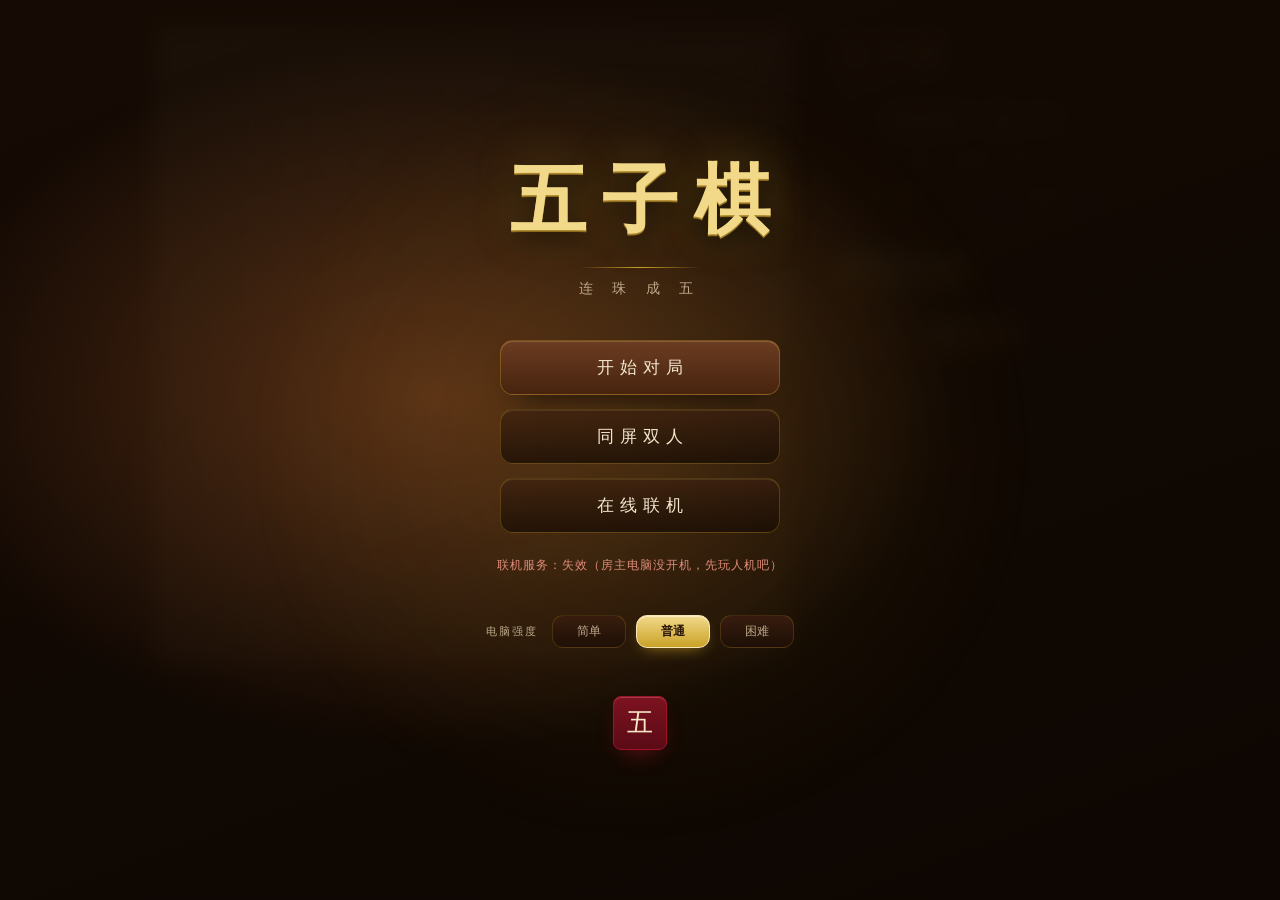
<file: index.html>
<!doctype html>
<html lang="zh-CN">
<head>
<meta charset="utf-8">
<meta name="viewport" content="width=device-width, initial-scale=1">
<title>五子棋 · 榉木</title>
<link rel="icon" href="data:image/svg+xml,%3Csvg xmlns='http://www.w3.org/2000/svg' viewBox='0 0 32 32'%3E%3Ccircle cx='16' cy='16' r='13' fill='%23241a12'/%3E%3Ccircle cx='16' cy='16' r='7' fill='%23e8c766'/%3E%3C/svg%3E">
<style>
/* 五子棋 · 榉木
   棋盘是浅色榉木，界面框架沿用象棋那套：深色木纹侧栏 + 描金按钮。 */

* { box-sizing: border-box; margin: 0; padding: 0; }

[hidden] { display: none !important; }

:root {
  --wood-deep: #1b0d05;
  --wood-dark: #3a1e0f;
  --wood-mid: #7b4524;
  --gold: #c9a227;
  --gold-light: #f2d98a;
  --text: #f3e7cd;
  --text-dim: #bda98a;
  --red: #b1132a;
  --red-bright: #e0324f;

  --serif: "Songti SC", "STSong", "Source Han Serif SC", "Noto Serif CJK SC", serif;
  --sans: "PingFang SC", "Hiragino Sans GB", "Microsoft YaHei", system-ui, sans-serif;
}

html, body { min-height: 100%; }

body {
  font-family: var(--sans);
  color: var(--text);
  background:
    radial-gradient(1200px 700px at 30% 18%, #4a2412 0%, rgba(74, 36, 18, 0) 62%),
    radial-gradient(900px 600px at 80% 90%, #2c1608 0%, rgba(44, 22, 8, 0) 60%),
    linear-gradient(160deg, #150b04 0%, #2a1408 45%, #0d0602 100%);
  display: flex;
  align-items: center;
  justify-content: center;
  padding: 18px;
  overflow: auto;
  -webkit-font-smoothing: antialiased;
}

/* ---------------------------------------------------------------- 布局 */
#app {
  display: grid;
  grid-template-columns: auto 318px;
  gap: 16px;
  align-items: stretch;
  flex: none;
  margin: auto;
  width: max-content;
}

#board-wrap {
  position: relative;
  border-radius: 18px;
  padding: 6px;
  background: linear-gradient(180deg, #2a1408, #150b04);
  box-shadow:
    0 30px 60px -20px rgba(0, 0, 0, 0.85),
    0 0 0 1px rgba(201, 162, 39, 0.16),
    inset 0 1px 0 rgba(255, 225, 170, 0.08);
}

#board {
  display: block;
  width: 640px;
  height: auto;
  border-radius: 14px;
  touch-action: none;
  cursor: default;
}

/* ---------------------------------------------------------------- 侧栏 */
#panel {
  display: flex;
  flex-direction: column;
  gap: 12px;
  padding: 18px;
  border-radius: 18px;
  background: linear-gradient(180deg, rgba(58, 30, 15, 0.92), rgba(24, 12, 5, 0.96));
  border: 1px solid rgba(201, 162, 39, 0.18);
  box-shadow:
    0 26px 50px -22px rgba(0, 0, 0, 0.85),
    inset 0 1px 0 rgba(255, 225, 170, 0.07);
  backdrop-filter: blur(6px);
}

.brand {
  display: flex;
  align-items: flex-start;
  justify-content: space-between;
  gap: 10px;
}

.brand h1 {
  font-family: var(--serif);
  font-size: 27px;
  font-weight: 700;
  letter-spacing: 8px;
  text-indent: 8px;
  color: #f2d98a;
  text-shadow: 0 1px 0 #8a6a1f, 0 6px 18px rgba(0, 0, 0, 0.6);
}

.brand p {
  margin-top: 2px;
  font-size: 10px;
  letter-spacing: 3px;
  color: var(--text-dim);
  opacity: 0.75;
}

.sound-btn {
  position: relative;
  flex: none;
  width: 34px;
  height: 34px;
  margin-top: 2px;
  display: grid;
  place-items: center;
  font-size: 17px;
  line-height: 1;
  color: var(--text-dim);
  border-radius: 9px;
  border: 1px solid rgba(201, 162, 39, 0.22);
  background: rgba(0, 0, 0, 0.24);
  cursor: pointer;
  transition: color 0.18s ease, border-color 0.18s ease, box-shadow 0.18s ease, opacity 0.18s ease;
}

.sound-btn:hover {
  color: var(--gold-light);
  border-color: rgba(201, 162, 39, 0.6);
}

.sound-btn.on {
  color: var(--gold-light);
  border-color: rgba(201, 162, 39, 0.5);
  box-shadow: 0 0 14px -6px rgba(242, 217, 138, 0.75), inset 0 1px 0 rgba(255, 236, 190, 0.12);
}

.sound-btn.off {
  opacity: 0.5;
}

.sound-btn.off::after {
  content: '';
  position: absolute;
  left: 7px;
  right: 7px;
  top: 50%;
  height: 1.5px;
  border-radius: 1px;
  background: currentColor;
  transform: rotate(-30deg);
}

.status {
  min-height: 44px;
  display: flex;
  align-items: center;
  justify-content: center;
  font-family: var(--serif);
  font-size: 18px;
  font-weight: 700;
  letter-spacing: 2px;
  border-radius: 12px;
  border: 1px solid rgba(201, 162, 39, 0.16);
  background: radial-gradient(120% 160% at 50% 0%, rgba(201, 162, 39, 0.14), rgba(0, 0, 0, 0) 70%);
  transition: color 0.2s ease;
}

.status.thinking { color: var(--text-dim); }
.status.check { color: var(--red-bright); }
.status.over { color: var(--gold-light); }

.row { display: flex; gap: 10px; }
.row .btn { flex: 1; }

/* ---------------------------------------------------------------- 座位 */
.seat {
  margin-top: -4px;
  text-align: center;
  font-size: 11px;
  letter-spacing: 1px;
  color: var(--text-dim);
  opacity: 0.85;
}

.seat.mine { color: var(--gold-light); opacity: 1; }

/* ---------------------------------------------------------------- 控件 */
.btn, .big, .chip {
  font-family: var(--sans);
  color: var(--text);
  cursor: pointer;
  border-radius: 11px;
  border: 1px solid rgba(201, 162, 39, 0.34);
  background: linear-gradient(180deg, #6b3d21, #47230f);
  transition:
    transform 0.14s cubic-bezier(0.2, 0.8, 0.3, 1),
    box-shadow 0.18s ease,
    border-color 0.18s ease,
    background 0.18s ease,
    color 0.18s ease;
  user-select: none;
}

.btn {
  padding: 10px 12px;
  font-size: 14px;
  letter-spacing: 1px;
  box-shadow: 0 6px 14px -8px rgba(0, 0, 0, 0.9), inset 0 1px 0 rgba(255, 226, 170, 0.16);
}

.btn:hover, .big:hover {
  transform: translateY(-2px);
  border-color: var(--gold-light);
  box-shadow:
    0 12px 22px -10px rgba(0, 0, 0, 0.9),
    0 0 0 1px rgba(242, 217, 138, 0.35),
    inset 0 1px 0 rgba(255, 240, 200, 0.28);
  background: linear-gradient(180deg, #8a5029, #5a2c13);
}

.btn:active, .big:active {
  transform: translateY(1px) scale(0.985);
  box-shadow: 0 3px 8px -6px rgba(0, 0, 0, 0.9);
}

.btn:disabled {
  opacity: 0.45;
  cursor: not-allowed;
  transform: none;
}

.label {
  font-size: 10px;
  letter-spacing: 2px;
  color: var(--text-dim);
  opacity: 0.8;
  margin-bottom: 7px;
}

.group { display: flex; flex-direction: column; }
.group.grow { flex: 1; min-height: 0; }

.chips { display: flex; gap: 8px; }

.chip {
  padding: 7px 0;
  font-size: 12px;
  flex: 1;
  background: linear-gradient(180deg, rgba(58, 30, 15, 0.9), rgba(30, 15, 6, 0.95));
  border-color: rgba(201, 162, 39, 0.2);
  color: var(--text-dim);
}

.chip:hover {
  color: var(--text);
  border-color: rgba(201, 162, 39, 0.6);
  transform: translateY(-1px);
}

.chip.active {
  background: linear-gradient(180deg, #f2d98a, #c9a227);
  border-color: #f7e7b6;
  color: #2a1608;
  font-weight: 700;
  box-shadow: 0 6px 16px -8px rgba(201, 162, 39, 0.9), inset 0 1px 0 rgba(255, 255, 255, 0.5);
}

.stats {
  display: flex;
  gap: 8px;
}

.stat {
  flex: 1;
  padding: 8px 4px 9px;
  border-radius: 10px;
  border: 1px solid rgba(201, 162, 39, 0.14);
  background: rgba(0, 0, 0, 0.22);
  text-align: center;
}

.stat span {
  display: block;
  font-size: 9px;
  letter-spacing: 2px;
  color: var(--text-dim);
  opacity: 0.72;
}

.stat b {
  display: block;
  margin-top: 3px;
  font-family: var(--serif);
  font-size: 17px;
  font-weight: 700;
  letter-spacing: 1px;
  color: var(--gold-light);
}

/* ---------------------------------------------------------------- 弹窗 */
.modal {
  position: fixed;
  inset: 0;
  background: rgba(10, 5, 2, 0.62);
  backdrop-filter: blur(4px);
  display: grid;
  place-items: center;
  z-index: 9997;
}

.modal-box {
  width: min(320px, 86vw);
  padding: 22px 20px 18px;
  border-radius: 16px;
  background: linear-gradient(180deg, #3a1e0f, #1c0e06);
  border: 1px solid rgba(201, 162, 39, 0.4);
  box-shadow: 0 30px 60px -20px rgba(0, 0, 0, 0.9);
  text-align: center;
}

.modal-box p {
  font-family: var(--serif);
  font-size: 15px;
  color: var(--gold-light);
  letter-spacing: 1px;
  margin-bottom: 16px;
  line-height: 1.6;
}

.modal-actions { display: flex; gap: 10px; }
.modal-actions .btn { flex: 1; }
.btn.ghost {
  background: linear-gradient(180deg, #2a1608, #1a0d05);
  border-color: rgba(201, 162, 39, 0.25);
}

.big.ghost {
  background: linear-gradient(180deg, rgba(58, 30, 15, 0.55), rgba(24, 12, 5, 0.75));
  border-color: rgba(201, 162, 39, 0.28);
  box-shadow: inset 0 1px 0 rgba(255, 226, 170, 0.1);
}

.big.ghost:hover {
  background: linear-gradient(180deg, rgba(122, 68, 34, 0.75), rgba(58, 30, 15, 0.9));
}

/* ---------------------------------------------------------------- 提示 */
.hint {
  margin-top: 4px;
  font-size: 11px;
  line-height: 1.7;
  color: var(--text-dim);
  opacity: 0.65;
  text-align: center;
  padding: 10px 4px;
}

.toast {
  position: absolute;
  left: 50%;
  top: 18px;
  transform: translate(-50%, -12px);
  padding: 9px 18px;
  border-radius: 999px;
  background: rgba(20, 10, 4, 0.92);
  border: 1px solid rgba(201, 162, 39, 0.45);
  color: var(--gold-light);
  font-size: 13px;
  letter-spacing: 1px;
  opacity: 0;
  pointer-events: none;
  transition: opacity 0.2s ease, transform 0.24s cubic-bezier(0.2, 0.9, 0.3, 1);
  white-space: nowrap;
  z-index: 5;
}

.toast.show { opacity: 1; transform: translate(-50%, 0); }

.offline {
  position: fixed;
  top: 14px;
  left: 50%;
  transform: translateX(-50%);
  background: rgba(125, 15, 33, 0.95);
  color: #ffe9c9;
  font-size: 12px;
  letter-spacing: 1px;
  padding: 7px 16px;
  border-radius: 999px;
  border: 1px solid rgba(255, 180, 180, 0.35);
  z-index: 9998;
  box-shadow: 0 8px 20px -10px rgba(0, 0, 0, 0.8);
}

/* ---------------------------------------------------------------- 联机 */
#invite { margin-top: auto; padding-top: 8px; }

.share {
  display: flex;
  align-items: center;
  gap: 6px;
  padding-top: 8px;
  border-top: 1px solid rgba(201, 162, 39, 0.12);
  font-size: 10px;
  color: var(--text-dim);
}

.share-label { flex: none; opacity: 0.75; letter-spacing: 1px; }

.share code {
  flex: 1;
  min-width: 0;
  overflow: hidden;
  text-overflow: ellipsis;
  white-space: nowrap;
  font-family: ui-monospace, Menlo, monospace;
  font-size: 10px;
  color: #e8c766;
  opacity: 0.9;
}

.mini {
  flex: none;
  padding: 3px 8px;
  font-size: 10px;
  border-radius: 6px;
  border: 1px solid rgba(201, 162, 39, 0.32);
  background: rgba(58, 30, 15, 0.9);
  color: var(--text-dim);
  cursor: pointer;
  transition: all 0.16s ease;
}

.mini:hover { color: var(--gold-light); border-color: var(--gold); }

/* ---------------------------------------------------------------- 主页 */
.home {
  position: fixed;
  inset: 0;
  display: flex;
  align-items: center;
  justify-content: center;
  background:
    radial-gradient(760px 520px at 34% 44%, rgba(140, 76, 34, 0.55), rgba(0, 0, 0, 0) 68%),
    linear-gradient(160deg, rgba(21, 11, 4, 0.97), rgba(13, 6, 2, 0.99));
  backdrop-filter: blur(10px);
  z-index: 20;
  transition: opacity 0.45s ease, visibility 0.45s ease;
}

.home.hidden { opacity: 0; visibility: hidden; }

.home-glow {
  position: absolute;
  width: 900px;
  height: 900px;
  border-radius: 50%;
  background: radial-gradient(circle, rgba(201, 162, 39, 0.10), rgba(201, 162, 39, 0) 62%);
  filter: blur(6px);
  animation: breathe 7s ease-in-out infinite;
}

@keyframes breathe {
  0%, 100% { transform: scale(1); opacity: 0.75; }
  50% { transform: scale(1.08); opacity: 1; }
}

.home-inner {
  position: relative;
  display: flex;
  flex-direction: column;
  align-items: center;
  gap: 8px;
}

.home-title {
  font-family: var(--serif);
  font-size: 76px;
  font-weight: 700;
  letter-spacing: 16px;
  text-indent: 16px;
  color: #f2d98a;
  text-shadow:
    0 1px 0 #b08a2e,
    0 2px 0 #8a6a1f,
    0 10px 26px rgba(0, 0, 0, 0.75),
    0 0 46px rgba(201, 162, 39, 0.35);
  animation: titleIn 0.9s cubic-bezier(0.2, 0.9, 0.25, 1) both;
}

.no-anim *,
.no-anim *::before,
.no-anim *::after {
  animation: none !important;
  transition: none !important;
}

@keyframes titleIn {
  from { opacity: 0; transform: translateY(18px) scale(0.97); letter-spacing: 30px; }
  to { opacity: 1; transform: none; letter-spacing: 16px; }
}

.home-rule {
  width: 120px;
  height: 1px;
  background: linear-gradient(90deg, transparent, var(--gold), transparent);
  margin: 6px 0 4px;
  animation: fadeUp 0.8s ease 0.25s both;
}

.home-sub {
  font-family: var(--serif);
  font-size: 14px;
  letter-spacing: 8px;
  color: var(--text-dim);
  animation: fadeUp 0.8s ease 0.32s both;
}

@keyframes fadeUp {
  from { opacity: 0; transform: translateY(10px); }
  to { opacity: 1; transform: none; }
}

.home-btns {
  display: flex;
  flex-direction: column;
  gap: 14px;
  margin-top: 34px;
  animation: fadeUp 0.8s ease 0.4s both;
}

.big {
  width: 280px;
  padding: 15px 0;
  font-size: 17px;
  letter-spacing: 6px;
  text-indent: 6px;
  border-radius: 13px;
  box-shadow: 0 16px 30px -18px rgba(0, 0, 0, 0.9), inset 0 1px 0 rgba(255, 226, 170, 0.2);
}

.home-levels {
  display: flex;
  align-items: center;
  gap: 10px;
  margin-top: 30px;
  animation: fadeUp 0.8s ease 0.5s both;
}

.home-levels span {
  font-size: 11px;
  letter-spacing: 2px;
  color: var(--text-dim);
  margin-right: 4px;
}

.home-levels .chip {
  width: 74px;
  flex: none;
  padding: 7px 0;
  font-size: 12px;
}

.home-seal {
  margin-top: 40px;
  width: 54px;
  height: 54px;
  display: grid;
  place-items: center;
  font-family: var(--serif);
  font-size: 26px;
  color: #f6e6c6;
  background: linear-gradient(180deg, #7d1220, #5a0b16);
  border: 1px solid #a11226;
  border-radius: 8px;
  box-shadow: 0 10px 24px -12px rgba(161, 18, 38, 0.9), inset 0 1px 0 rgba(255, 200, 200, 0.25);
  animation: fadeUp 0.8s ease 0.62s both;
}

/* ---------------------------------------------------------------- 加入房间 */
.join-inner { gap: 10px; }
.join-title { font-size: 44px; letter-spacing: 10px; text-indent: 10px; }

.join-input {
  margin-top: 26px;
  width: min(280px, 76vw);
  padding: 16px 0;
  text-align: center;
  font-family: var(--serif);
  font-size: 34px;
  letter-spacing: 14px;
  text-indent: 14px;
  text-transform: uppercase;
  color: var(--gold-light);
  background: rgba(30, 15, 6, 0.9);
  border: 1px solid rgba(201, 162, 39, 0.45);
  border-radius: 14px;
  outline: none;
  transition: border-color 0.2s ease, box-shadow 0.2s ease;
}

.join-input:focus {
  border-color: var(--gold-light);
  box-shadow: 0 0 0 3px rgba(201, 162, 39, 0.18);
}

.join-input::placeholder { color: rgba(189, 169, 138, 0.35); letter-spacing: 8px; }

.join-btn { width: min(280px, 76vw); margin-top: 6px; }

.join-err {
  min-height: 18px;
  font-size: 12px;
  color: var(--red-bright);
  letter-spacing: 1px;
}

.join-tip { font-size: 11px; color: var(--text-dim); opacity: 0.6; margin-top: 8px; }

.link-btn {
  background: none;
  border: none;
  color: var(--text-dim);
  font-size: 12px;
  letter-spacing: 2px;
  cursor: pointer;
  padding: 8px 12px;
  transition: color 0.2s ease;
}

.link-btn:hover { color: var(--gold-light); }

/* ---------------------------------------------------------------- 手机 */
@media (max-width: 900px) {
  body {
    padding: 10px;
    align-items: flex-start;
    touch-action: manipulation;
  }

  #app {
    grid-template-columns: 1fr;
    width: 100%;
    gap: 12px;
  }

  #board-wrap {
    width: 100%;
    padding: 5px;
    border-radius: 14px;
  }

  #board {
    width: 100%;
    border-radius: 11px;
  }

  #panel {
    padding: 14px;
    gap: 10px;
    border-radius: 14px;
  }

  .brand {
  display: flex;
  align-items: flex-start;
  justify-content: space-between;
  gap: 10px;
}

.brand h1 { font-size: 21px; letter-spacing: 5px; }
  .brand p { display: none; }
  .status { min-height: 38px; font-size: 16px; }

  .home-title {
    font-size: 48px;
    letter-spacing: 10px;
    text-indent: 10px;
  }

  .home-inner { padding: 0 14px; text-align: center; }
  .home-sub { font-size: 12px; letter-spacing: 5px; }
  .home-btns { margin-top: 26px; }
  .big { width: min(280px, 76vw); font-size: 16px; letter-spacing: 4px; }
  .home-levels { margin-top: 20px; flex-wrap: wrap; justify-content: center; }
  .home-seal { margin-top: 26px; width: 46px; height: 46px; font-size: 22px; }
}

@media (max-width: 420px) {
  .home-title { font-size: 40px; letter-spacing: 7px; }
  .chips { gap: 6px; }
  .chip { font-size: 11px; padding: 6px 0; }
}

</style>
<style>
  /* 离线版额外样式：服务器状态行 */
  #server-state {
    margin-top: 14px;
    font-size: 12px;
    letter-spacing: 1px;
    color: #bda98a;
    line-height: 1.8;
  }
  #server-state.bad { color: #e08c7a; }
  #server-state.ok { color: #9ac47a; }
  #server-state.checking { opacity: 0.75; }
</style>
<script>
  // 把错误显示在页面上，方便远程排查
  window.addEventListener('error', function (e) {
    var d = document.getElementById('js-error');
    if (!d) return;
    d.style.display = 'block';
    d.textContent = '脚本错误：' + (e.message || e.error || '未知') +
      (e.filename ? '  @' + e.filename.split('/').pop() + ':' + e.lineno : '');
  });
  window.addEventListener('unhandledrejection', function (e) {
    var d = document.getElementById('js-error');
    if (!d) return;
    var r = e.reason;
    d.style.display = 'block';
    d.textContent = '请求失败：' + ((r && r.message) || r || '未知');
  });
</script>
</head>
<body>

<div id="app">
  <div id="board-wrap">
    <canvas id="board"></canvas>
    <div id="toast" class="toast" aria-live="polite"></div>
  </div>

  <aside id="panel">
    <header class="brand">
      <div>
        <h1>五子棋</h1>
        <p>GOMOKU · 榉木</p>
      </div>
      <button id="btn-sound" class="sound-btn on" aria-pressed="true" title="音效开关">♪</button>
    </header>

    <div id="status" class="status">黑方落子</div>
    <div id="seat" class="seat">—</div>

    <div class="row">
      <button id="btn-undo" class="btn">悔棋</button>
      <button id="btn-home" class="btn ghost">回主页</button>
    </div>

    <div class="group">
      <div class="label">对战模式</div>
      <div class="chips" id="mode-chips">
        <button class="chip" data-mode="ai">人机</button>
        <button class="chip" data-mode="pvp">双人</button>
      </div>
    </div>

    <div class="group" id="level-group">
      <div class="label">电脑强度</div>
      <div class="chips" id="level-chips">
        <button class="chip" data-level="简单">简单</button>
        <button class="chip" data-level="普通">普通</button>
        <button class="chip" data-level="困难">困难</button>
      </div>
    </div>

    <div class="stats">
      <div class="stat"><span>手数</span><b id="stat-moves">0</b></div>
      <div class="stat"><span>上一手</span><b id="stat-last">—</b></div>
    </div>

    <div class="hint">点交叉点落子 · 黑先白后<br>连成五子即胜 · 长连也算</div>
  </aside>
</div>

<div id="home" class="home">
  <div class="home-glow"></div>
  <div class="home-inner">
    <h1 class="home-title">五子棋</h1>
    <div class="home-rule"></div>
    <p class="home-sub">连 珠 成 五</p>

    <div class="home-btns">
      <button class="big" data-start="ai">开始对局</button>
      <button class="big ghost" data-start="pvp">同屏双人</button>
      <button class="big ghost" id="btn-online">在线联机</button>
    </div>

    <p id="server-state" class="checking">联机服务：检测中…</p>

    <div class="home-levels">
      <span>电脑强度</span>
      <button class="chip" data-level="简单">简单</button>
      <button class="chip" data-level="普通">普通</button>
      <button class="chip" data-level="困难">困难</button>
    </div>

    <div class="home-seal">五</div>
  </div>
</div>

<div id="offline" class="offline" hidden>服务器不可用 · 人机模式照常可玩</div>

<div id="js-error" style="display:none;position:fixed;left:0;right:0;bottom:0;z-index:9999;
  background:#7d0f21;color:#fff;font:12px/1.6 ui-monospace,Menlo,monospace;
  padding:10px 14px;white-space:pre-wrap;word-break:break-all;"></div>

<script>
/* 五子棋离线引擎：规则 + Alpha-Beta 搜索（gmk/board.py、rules.py、ai.py 的 JavaScript 移植）
 *
 * 移植目标：和服务器版行为一致（同一套窗口评分、同一套搜索与难度参数）。
 * 用法：
 *   const b = new Gomoku.Board();
 *   b.place(7, 7, Gomoku.BLACK);
 *   Gomoku.bestMove(b, Gomoku.WHITE, Gomoku.LEVELS['普通']);  // -> [r, c] | null
 */
(function (root, factory) {
  if (typeof module === 'object' && module.exports) module.exports = factory();
  else root.Gomoku = factory();
})(typeof self !== 'undefined' ? self : this, function () {
  'use strict';

  var SIZE = 15;
  var EMPTY = 0;
  var BLACK = 1;
  var WHITE = 2;
  var DIRS = [[1, 0], [0, 1], [1, 1], [1, -1]];
  var WIN_LEN = 5;

  var WIN_SCORE = 10000000;
  var INF = 1 << 30;
  // 5 格窗口里自己的子数 -> 权重
  var WINDOW = [0, 1, 12, 260, 8000, WIN_SCORE];
  // 候选点排序：落子后能连成 n 子的权重
  var SHAPE = [0, 1, 10, 120, 3000, 100000];
  var DEFENSE = 1.15;
  var CENTER_BONUS = 0.4;

  // 和 server.py 的 LEVELS 保持一致
  var LEVELS = {
    '简单': { depth: 2, timeLimit: 0.8, margin: 2500, width: 8 },
    '普通': { depth: 3, timeLimit: 1.5, margin: 700, width: 10 },
    '困难': { depth: 4, timeLimit: 2.5, margin: 90, width: 12 },
  };

  function other(side) { return side === BLACK ? WHITE : BLACK; }

  /* ------------------------------------------------------------ 棋盘 */
  function Board(size) {
    this.size = size || SIZE;
    this.grid = [];
    for (var r = 0; r < this.size; r++) {
      var row = new Array(this.size);
      for (var c = 0; c < this.size; c++) row[c] = EMPTY;
      this.grid.push(row);
    }
    this.count = 0;
    this._near = new Map();
  }

  Board.prototype.inside = function (r, c) {
    return r >= 0 && r < this.size && c >= 0 && c < this.size;
  };
  Board.prototype.at = function (r, c) {
    if (!this.inside(r, c)) return EMPTY;
    return this.grid[r][c];
  };
  Board.prototype.is_empty = function (r, c) {
    return this.inside(r, c) && this.grid[r][c] === EMPTY;
  };
  Board.prototype.is_full = function () {
    return this.count >= this.size * this.size;
  };
  Board.prototype.place = function (r, c, side) {
    this.grid[r][c] = side;
    this.count += 1;
    this._touch_near(r, c, 1);
  };
  Board.prototype.remove = function (r, c) {
    this.grid[r][c] = EMPTY;
    this.count -= 1;
    this._touch_near(r, c, -1);
  };
  Board.prototype.copy = function () {
    var clone = new Board(this.size);
    clone.grid = this.grid.map(function (row) { return row.slice(); });
    clone.count = this.count;
    clone._near = new Map(this._near);
    return clone;
  };
  Board.prototype._touch_near = function (r, c, delta) {
    for (var dr = -2; dr <= 2; dr++) {
      for (var dc = -2; dc <= 2; dc++) {
        if (dr === 0 && dc === 0) continue;
        var rr = r + dr;
        var cc = c + dc;
        if (!this.inside(rr, cc)) continue;
        var key = rr * this.size + cc;
        var value = (this._near.get(key) || 0) + delta;
        if (value > 0) this._near.set(key, value);
        else this._near.delete(key);
      }
    }
  };
  Board.prototype.candidates = function () {
    var out = [];
    var size = this.size;
    this._near.forEach(function (_v, key) {
      var r = Math.floor(key / size);
      var c = key % size;
      if (this.grid[r][c] === EMPTY) out.push([r, c]);
    }, this);
    return out;
  };
  Board.prototype.line_cells = function (r, c, dr, dc) {
    var cells = [];
    var rr = r;
    var cc = c;
    while (this.inside(rr - dr, cc - dc)) { rr -= dr; cc -= dc; }
    while (this.inside(rr, cc)) {
      cells.push([rr, cc]);
      rr += dr;
      cc += dc;
    }
    return cells;
  };
  Board.prototype.run = function (r, c, dr, dc) {
    var side = this.grid[r][c];
    if (side === EMPTY) return [];
    var back = [];
    var rr = r - dr;
    var cc = c - dc;
    while (this.inside(rr, cc) && this.grid[rr][cc] === side) {
      back.push([rr, cc]);
      rr -= dr;
      cc -= dc;
    }
    var forward = [];
    rr = r + dr;
    cc = c + dc;
    while (this.inside(rr, cc) && this.grid[rr][cc] === side) {
      forward.push([rr, cc]);
      rr += dr;
      cc += dc;
    }
    return back.reverse().concat([[r, c]], forward);
  };
  Board.prototype.longest_run = function (r, c) {
    var best = 0;
    for (var i = 0; i < DIRS.length; i++) {
      best = Math.max(best, this.run(r, c, DIRS[i][0], DIRS[i][1]).length);
    }
    return best;
  };

  /* ------------------------------------------------------------ 规则 */
  function winningLine(board, r, c) {
    var side = board.at(r, c);
    if (side === EMPTY) return null;
    for (var i = 0; i < DIRS.length; i++) {
      var cells = board.run(r, c, DIRS[i][0], DIRS[i][1]);
      if (cells.length >= WIN_LEN) return cells;
    }
    return null;
  }

  function winningPoints(board, side) {
    var points = [];
    var grid = board.grid;
    var size = board.size;
    board.candidates().forEach(function (p) {
      var r = p[0];
      var c = p[1];
      for (var i = 0; i < DIRS.length; i++) {
        var dr = DIRS[i][0];
        var dc = DIRS[i][1];
        var count = 1;
        var rr = r + dr;
        var cc = c + dc;
        while (rr >= 0 && rr < size && cc >= 0 && cc < size && grid[rr][cc] === side) {
          count += 1; rr += dr; cc += dc;
        }
        rr = r - dr; cc = c - dc;
        while (rr >= 0 && rr < size && cc >= 0 && cc < size && grid[rr][cc] === side) {
          count += 1; rr -= dr; cc -= dc;
        }
        if (count >= WIN_LEN) { points.push([r, c]); break; }
      }
    });
    return points;
  }

  function isDraw(board) { return board.is_full(); }

  function otherName(side) { return side === BLACK ? '黑方' : '白方'; }

  var COLS = 'ABCDEFGHJKLMNOP';
  function pointText(r, c, size) {
    size = size || SIZE;
    return COLS[c] + (size - r);
  }

  /* ------------------------------------------------------------ 增量评分 */
  function allLines(size) {
    var out = [];
    var r, c;
    for (r = 0; r < size; r++) {
      var row = [];
      for (c = 0; c < size; c++) row.push([r, c]);
      out.push(row);
    }
    for (c = 0; c < size; c++) {
      var col = [];
      for (r = 0; r < size; r++) col.push([r, c]);
      out.push(col);
    }
    for (var c0 = 0; c0 < size; c0++) {
      var d1 = [];
      r = 0; c = c0;
      while (r < size && c < size) { d1.push([r, c]); r += 1; c += 1; }
      if (d1.length >= 5) out.push(d1);
    }
    for (var r0 = 1; r0 < size; r0++) {
      var d2 = [];
      r = r0; c = 0;
      while (r < size && c < size) { d2.push([r, c]); r += 1; c += 1; }
      if (d2.length >= 5) out.push(d2);
    }
    for (var c1 = 0; c1 < size; c1++) {
      var a1 = [];
      r = 0; c = c1;
      while (r < size && c >= 0) { a1.push([r, c]); r += 1; c -= 1; }
      if (a1.length >= 5) out.push(a1);
    }
    for (var r1 = 1; r1 < size; r1++) {
      var a2 = [];
      r = r1; c = size - 1;
      while (r < size && c >= 0) { a2.push([r, c]); r += 1; c -= 1; }
      if (a2.length >= 5) out.push(a2);
    }
    return out;
  }

  function windowScore(window, side, grid) {
    var own = 0;
    for (var i = 0; i < window.length; i++) {
      var v = grid[window[i][0]][window[i][1]];
      if (v === side) own += 1;
      else if (v !== EMPTY) return 0;
    }
    return WINDOW[own];
  }

  function lineScore(cells, side, grid) {
    var total = 0;
    for (var i = 0; i <= cells.length - 5; i++) {
      total += windowScore(cells.slice(i, i + 5), side, grid);
    }
    return total;
  }

  function Scorer(board) {
    this.board = board;
    this.scores = {};
    this.scores[BLACK] = 0;
    this.scores[WHITE] = 0;
    var lines = allLines(board.size);
    for (var i = 0; i < lines.length; i++) {
      this.scores[BLACK] += lineScore(lines[i], BLACK, board.grid);
      this.scores[WHITE] += lineScore(lines[i], WHITE, board.grid);
    }
  }

  Scorer.prototype.place = function (r, c, side) { this._apply(r, c, side); };
  Scorer.prototype.remove = function (r, c) { this._apply(r, c, EMPTY); };

  Scorer.prototype._apply = function (r, c, side) {
    var board = this.board;
    var grid = board.grid;
    var windows = [];
    for (var d = 0; d < DIRS.length; d++) {
      var cells = board.line_cells(r, c, DIRS[d][0], DIRS[d][1]);
      var index = -1;
      for (var i = 0; i < cells.length; i++) {
        if (cells[i][0] === r && cells[i][1] === c) { index = i; break; }
      }
      var lo = Math.max(0, index - 4);
      var hi = Math.min(index, cells.length - 5);
      for (var start = lo; start <= hi; start++) windows.push(cells.slice(start, start + 5));
    }
    var before = windows.map(function (w) {
      return [windowScore(w, BLACK, grid), windowScore(w, WHITE, grid)];
    });

    if (side === EMPTY) board.remove(r, c);
    else board.place(r, c, side);

    for (var k = 0; k < windows.length; k++) {
      this.scores[BLACK] += windowScore(windows[k], BLACK, grid) - before[k][0];
      this.scores[WHITE] += windowScore(windows[k], WHITE, grid) - before[k][1];
    }
  };

  Scorer.prototype.value = function (side) {
    var mine = this.scores[side];
    var theirs = this.scores[other(side)];
    return mine - Math.floor(theirs * DEFENSE);
  };

  /* ------------------------------------------------------------ 候选点排序 */
  function shape(board, r, c, dr, dc, side) {
    var grid = board.grid;
    var size = board.size;
    var count = 1;
    var openEnds = 0;
    var signs = [1, -1];
    for (var s = 0; s < 2; s++) {
      var sign = signs[s];
      var rr = r + sign * dr;
      var cc = c + sign * dc;
      while (rr >= 0 && rr < size && cc >= 0 && cc < size && grid[rr][cc] === side) {
        count += 1; rr += sign * dr; cc += sign * dc;
      }
      if (rr >= 0 && rr < size && cc >= 0 && cc < size && grid[rr][cc] === EMPTY) openEnds += 1;
    }
    return [count, openEnds];
  }

  function attack(board, r, c, side) {
    var total = 0;
    for (var i = 0; i < DIRS.length; i++) {
      var sh = shape(board, r, c, DIRS[i][0], DIRS[i][1], side);
      total += SHAPE[Math.min(sh[0], 5)] * (1 + 0.6 * sh[1]);
    }
    return Math.floor(total);
  }

  function pointValue(board, r, c, side) {
    return attack(board, r, c, side) + attack(board, r, c, other(side)) * 0.9;
  }

  /* ------------------------------------------------------------ 搜索 */
  function TimeoutError() {}

  function Search(board, deadline, width) {
    this.board = board;
    this.deadline = deadline;
    this.width = width;
    this.scorer = new Scorer(board);
    this.nodes = 0;
  }

  Search.prototype.orderedMoves = function (side, limit) {
    var board = this.board;
    var center = (board.size - 1) / 2;
    var scored = [];
    var cands = board.candidates();
    for (var i = 0; i < cands.length; i++) {
      var r = cands[i][0];
      var c = cands[i][1];
      var value = pointValue(board, r, c, side);
      value += (6 - Math.max(Math.abs(r - center), Math.abs(c - center))) * CENTER_BONUS;
      scored.push([value, r, c]);
    }
    scored.sort(function (a, b) {
      if (b[0] !== a[0]) return b[0] - a[0];
      if (a[1] !== b[1]) return a[1] - b[1];
      return a[2] - b[2];
    });
    return scored.slice(0, limit).map(function (item) { return [item[1], item[2]]; });
  };

  Search.prototype.negamax = function (side, depth, alpha, beta, ply) {
    this.nodes += 1;
    if ((this.nodes & 127) === 0 && Date.now() > this.deadline) throw TimeoutError;

    if (depth <= 0) return this._leafValue(side, ply);
    var moves = this.orderedMoves(side, this.width);
    if (!moves.length) return 0;

    var best = -INF;
    for (var i = 0; i < moves.length; i++) {
      var r = moves[i][0];
      var c = moves[i][1];
      this.scorer.place(r, c, side);
      if (this.board.longest_run(r, c) >= 5) {
        this.scorer.remove(r, c);
        return WIN_SCORE - ply;
      }
      var value = -this.negamax(other(side), depth - 1, -beta, -alpha, ply + 1);
      this.scorer.remove(r, c);
      if (value > best) {
        best = value;
        if (value > alpha) {
          alpha = value;
          if (alpha >= beta) break;
        }
      }
    }
    return best;
  };

  Search.prototype._leafValue = function (side, ply) {
    if (winningPoints(this.board, side).length) return WIN_SCORE - ply;
    var threats = winningPoints(this.board, other(side));
    if (threats.length >= 2) return -WIN_SCORE + ply;
    if (threats.length === 1) {
      var r = threats[0][0];
      var c = threats[0][1];
      this.scorer.place(r, c, side);
      var value = this.scorer.value(side) - 400;
      this.scorer.remove(r, c);
      return value;
    }
    return this.scorer.value(side);
  };

  function root(search, side, depth, width) {
    var board = search.board;
    var results = [];
    var moves = search.orderedMoves(side, width);
    for (var i = 0; i < moves.length; i++) {
      var r = moves[i][0];
      var c = moves[i][1];
      search.scorer.place(r, c, side);
      if (board.longest_run(r, c) >= 5) {
        search.scorer.remove(r, c);
        results.push([WIN_SCORE, [r, c]]);
        continue;
      }
      var value = -search.negamax(other(side), depth - 1, -INF, INF, 1);
      search.scorer.remove(r, c);
      results.push([value, [r, c]]);
    }
    results.sort(function (a, b) {
      if (b[0] !== a[0]) return b[0] - a[0];
      if (a[1][0] !== b[1][0]) return a[1][0] - b[1][0];
      return a[1][1] - b[1][1];
    });
    return results;
  }

  function pick(rng, arr) {
    if (!arr.length) return null;
    var i = Math.floor((rng ? rng() : Math.random()) * arr.length);
    if (i >= arr.length) i = arr.length - 1;
    return arr[i];
  }

  function bestMove(board, side, opts) {
    opts = opts || {};
    var depth = opts.depth || 3;
    var timeLimit = opts.timeLimit == null ? 1.5 : opts.timeLimit;
    var margin = opts.margin == null ? 400 : opts.margin;
    var width = opts.width || 10;
    var rng = opts.rng || null;
    var size = board.size;

    if (board.is_full()) return null;
    if (board.count === 0) {
      var mid = Math.floor(size / 2);
      return [mid, mid];
    }

    // 1) 能成五，直接赢
    var wins = winningPoints(board, side);
    if (wins.length) return pick(rng, wins);

    // 2) 对方能成五，必须堵
    var blocks = winningPoints(board, other(side));
    if (blocks.length) return blocks.length > 1 ? pick(rng, blocks) : blocks[0];

    // 3) 迭代加深搜索
    var deadline = Date.now() + Math.max(50, timeLimit * 1000);
    var bestResults = null;
    for (var d = 2; d <= depth; d++) {
      var search = new Search(board.copy(), deadline, width);
      try {
        bestResults = root(search, side, d, width + 2);
      } catch (e) {
        if (e === TimeoutError) break;
        throw e;
      }
      if (bestResults.length && bestResults[0][0] >= WIN_SCORE - 1000) break;
    }

    if (!bestResults) {
      // 时间太紧，退化成"挑一个最像样的"
      var fallback = new Search(board, deadline, width).orderedMoves(side, 1);
      return fallback.length ? fallback[0] : null;
    }
    var top = bestResults[0][0];
    var pool = [];
    for (var i = 0; i < bestResults.length; i++) {
      if (bestResults[i][0] >= top - margin) pool.push(bestResults[i][1]);
    }
    return pick(rng, pool);
  }

  return {
    SIZE: SIZE,
    EMPTY: EMPTY,
    BLACK: BLACK,
    WHITE: WHITE,
    DIRS: DIRS,
    WIN_LEN: WIN_LEN,
    LEVELS: LEVELS,
    Board: Board,
    other: other,
    otherName: otherName,
    winningLine: winningLine,
    winningPoints: winningPoints,
    isDraw: isDraw,
    pointText: pointText,
    bestMove: bestMove,
    _internal: { allLines: allLines, lineScore: lineScore, windowScore: windowScore, Scorer: Scorer },
  };
});

</script>
<script>
/* 音效：全部用 Web Audio 现场合成，不加载任何音频文件。
 *
 * 落子 = 高频"嗒"（带通噪声）+ 木头/石头的低频 body，黑子沉稳、白子清脆；
 * 第二下轻磕是棋子落定那一下。胜利是一串五声音阶的钟声。
 *
 * 浏览器不允许自动播放，所以 AudioContext 在第一次触摸/点击时才真正启动。
 * 合成函数都写成 (ctx, dest, ...)，这样自测里可以用 OfflineAudioContext
 * 离线渲染一遍、量一下有没有声音，而不是"看代码觉得应该有声"。
 */

const Sound = (() => {
  const KEY = 'gomoku-sound';

  let ctx = null;
  let master = null;
  let noise = null;
  // 隐私模式下 localStorage 可能直接抛错，读不到就当"开着"
  function readPref() {
    try {
      return localStorage.getItem(KEY) !== '0';
    } catch (e) {
      return true;
    }
  }

  function writePref(value) {
    try {
      localStorage.setItem(KEY, value ? '1' : '0');
    } catch (e) {
      /* 存不了就算了 */
    }
  }

  let enabled = readPref();

  /* ------------------------------------------------------------ 合成基元 */
  function makeNoise(ac, dur = 0.5) {
    const len = Math.floor(ac.sampleRate * dur);
    const buffer = ac.createBuffer(1, len, ac.sampleRate);
    const data = buffer.getChannelData(0);
    for (let i = 0; i < len; i++) data[i] = Math.random() * 2 - 1;
    return buffer;
  }

  function clickBurst(ac, dest, buffer, freq, gain, when, dur = 0.07) {
    const src = ac.createBufferSource();
    src.buffer = buffer;
    const bp = ac.createBiquadFilter();
    bp.type = 'bandpass';
    bp.frequency.value = freq;
    bp.Q.value = 2.2;
    const g = ac.createGain();
    g.gain.setValueAtTime(0.0001, when);
    g.gain.exponentialRampToValueAtTime(gain, when + 0.004);
    g.gain.exponentialRampToValueAtTime(0.0001, when + dur);
    src.connect(bp);
    bp.connect(g);
    g.connect(dest);
    src.start(when, Math.random() * 0.2, dur + 0.02);
  }

  function bodyTone(ac, dest, freq, gain, dur, when, glide = 0.7) {
    const osc = ac.createOscillator();
    const g = ac.createGain();
    osc.type = 'sine';
    osc.frequency.setValueAtTime(freq, when);
    osc.frequency.exponentialRampToValueAtTime(freq * glide, when + dur);
    g.gain.setValueAtTime(0.0001, when);
    g.gain.exponentialRampToValueAtTime(gain, when + 0.006);
    g.gain.exponentialRampToValueAtTime(0.0001, when + dur);
    osc.connect(g);
    g.connect(dest);
    osc.start(when);
    osc.stop(when + dur + 0.02);
  }

  function bell(ac, dest, freq, when, gain = 0.14, dur = 1.6) {
    const partials = [[1, 1, 1], [2.01, 0.38, 0.72], [2.98, 0.16, 0.5], [5.4, 0.07, 0.3]];
    for (const [ratio, amp, dec] of partials) {
      const osc = ac.createOscillator();
      const g = ac.createGain();
      osc.type = 'sine';
      osc.frequency.value = freq * ratio;
      g.gain.setValueAtTime(0.0001, when);
      g.gain.exponentialRampToValueAtTime(gain * amp, when + 0.012);
      g.gain.exponentialRampToValueAtTime(0.0001, when + dur * dec);
      osc.connect(g);
      g.connect(dest);
      osc.start(when);
      osc.stop(when + dur * dec + 0.05);
    }
  }

  /* ------------------------------------------------------------ 四种声音 */
  function placeAt(ac, dest, buffer, side, when, volume = 1) {
    const v = 0.9 * volume;
    const bright = side === 1 ? 2350 : 3050;
    const body = side === 1 ? 176 : 214;

    // 敲在木头上的一瞬
    clickBurst(ac, dest, buffer, bright * (0.95 + Math.random() * 0.1), 0.5 * v, when, 0.07);
    // 棋子落定时的第二下轻磕
    clickBurst(ac, dest, buffer, bright * 1.55, 0.11 * v, when + 0.036, 0.05);
    // 木质 / 石质共鸣
    bodyTone(ac, dest, body * (0.97 + Math.random() * 0.06), 0.2 * v, 0.16, when);
    bodyTone(ac, dest, body * 2.6, 0.05 * v, 0.075, when, 0.85);
  }

  function winAt(ac, dest, when) {
    // 五声音阶上行：C D E G C
    const notes = [523.25, 587.33, 659.25, 783.99, 1046.5];
    notes.forEach((freq, i) => bell(ac, dest, freq, when + i * 0.115, 0.13));
    bell(ac, dest, 261.63, when + 0.02, 0.06, 2.4);
  }

  function undoAt(ac, dest, buffer, when) {
    // 一段往下扫的气声，像把棋子轻轻收回去
    const src = ac.createBufferSource();
    src.buffer = buffer;
    const lp = ac.createBiquadFilter();
    lp.type = 'lowpass';
    lp.frequency.setValueAtTime(1600, when);
    lp.frequency.exponentialRampToValueAtTime(220, when + 0.22);
    const g = ac.createGain();
    g.gain.setValueAtTime(0.0001, when);
    g.gain.exponentialRampToValueAtTime(0.16, when + 0.03);
    g.gain.exponentialRampToValueAtTime(0.0001, when + 0.24);
    src.connect(lp);
    lp.connect(g);
    g.connect(dest);
    src.start(when, 0.1, 0.26);
    bodyTone(ac, dest, 320, 0.07, 0.18, when, 0.6);
  }

  function clickAt(ac, dest, buffer, when) {
    clickBurst(ac, dest, buffer, 3200, 0.075, when, 0.03);
  }

  /* ------------------------------------------------------------ 实时播放 */
  function ensure() {
    if (!enabled) return null;
    if (!ctx) {
      const AC = window.AudioContext || window.webkitAudioContext;
      if (!AC) return null;
      try {
        ctx = new AC();
      } catch (e) {
        return null;
      }
      master = ctx.createGain();
      master.gain.value = 0.8;
      const comp = ctx.createDynamicsCompressor();
      comp.threshold.value = -16;
      comp.knee.value = 22;
      comp.ratio.value = 5;
      master.connect(comp);
      comp.connect(ctx.destination);
      noise = makeNoise(ctx);
    }
    if (ctx.state === 'suspended') ctx.resume().catch(() => {});
    return ctx;
  }

  function place(side = 1, volume = 1) {
    const ac = ensure();
    if (!ac) return;
    placeAt(ac, master, noise, side, ac.currentTime + 0.002, volume);
  }

  function win() {
    const ac = ensure();
    if (!ac) return;
    winAt(ac, master, ac.currentTime + 0.05);
  }

  function undo() {
    const ac = ensure();
    if (!ac) return;
    undoAt(ac, master, noise, ac.currentTime + 0.01);
  }

  function click() {
    const ac = ensure();
    if (!ac) return;
    clickAt(ac, master, noise, ac.currentTime + 0.001);
  }

  /* ------------------------------------------------------------ 自测用 */
  async function testRender(kind) {
    const AC = window.OfflineAudioContext || window.webkitOfflineAudioContext;
    if (!AC) return 0;
    const ac = new AC(1, Math.floor(44100 * 1.4), 44100);
    const dest = ac.createGain();
    dest.gain.value = 1;
    dest.connect(ac.destination);
    const buffer = makeNoise(ac);

    if (kind === 'place') placeAt(ac, dest, buffer, 1, 0.02, 1);
    else if (kind === 'place-white') placeAt(ac, dest, buffer, 2, 0.02, 1);
    else if (kind === 'win') winAt(ac, dest, 0.05);
    else if (kind === 'undo') undoAt(ac, dest, buffer, 0.02);
    else clickAt(ac, dest, buffer, 0.02);

    const rendered = await ac.startRendering();
    const data = rendered.getChannelData(0);
    let peak = 0;
    for (let i = 0; i < data.length; i++) {
      const v = Math.abs(data[i]);
      if (v > peak) peak = v;
    }
    return peak;
  }

  /* ------------------------------------------------------------ 开关 */
  function setEnabled(value) {
    enabled = !!value;
    writePref(enabled);
    if (!enabled && ctx && ctx.state === 'running') {
      try { ctx.suspend(); } catch (e) { /* ignore */ }
    }
  }

  function unlock() {
    if (enabled) ensure();
  }

  return {
    place,
    win,
    undo,
    click,
    unlock,
    setEnabled,
    isEnabled: () => enabled,
    testRender,
  };
})();

</script>
<script>
/* 棋子与棋盘贴图：预渲染成 canvas，主循环里直接 drawImage。
 *
 * 五子棋的子是圆润的贝壳/石材：
 *   黑子 = 黑曜石（冷色高光 + 下缘反光 + 细颗粒）
 *   白子 = 蛤贝/白玉（暖色高光 + 石纹 + 边缘泛黄）
 * 侧面厚度用底部一圈深色过渡 + 投影表现，俯视角度也能看出"厚"。
 */

const STONE = {
  R: 17,      // 半径
  PAD: 7,     // 贴图留白（阴影/抗锯齿）
};

const STONE_SIDE = { 1: 'black', 2: 'white' };

function mulberry32(seed) {
  return function () {
    seed |= 0;
    seed = (seed + 0x6D2B79F5) | 0;
    let t = Math.imul(seed ^ (seed >>> 15), 1 | seed);
    t = (t + Math.imul(t ^ (t >>> 7), 61 | t)) ^ t;
    return ((t ^ (t >>> 14)) >>> 0) / 4294967296;
  };
}

/* ---------------------------------------------------------------- 棋子 */
function makeStoneSprite(side, dpr) {
  const R = STONE.R;
  const PAD = STONE.PAD;
  const W = R * 2 + PAD * 2;
  const H = W;

  const cv = document.createElement('canvas');
  cv.width = Math.round(W * dpr);
  cv.height = Math.round(H * dpr);
  const g = cv.getContext('2d');
  g.scale(dpr, dpr);

  const cx = W / 2;
  const cy = H / 2 - 0.6;          // 稍微抬高，给下缘留出厚度
  const rnd = mulberry32(side === 1 ? 91117 : 33011);
  const black = side === 1;

  // ---------------------------------------------------------------- 底面厚度
  // 往下的暗色椭圆，模拟石子放在棋盘上的圆边
  g.save();
  g.beginPath();
  g.ellipse(cx, cy + 1.6, R * 0.99, R * 0.99, 0, 0, Math.PI * 2);
  const under = g.createLinearGradient(0, cy, 0, cy + R);
  under.addColorStop(0, black ? 'rgba(0,0,0,0.55)' : 'rgba(120,104,80,0.35)');
  under.addColorStop(1, black ? 'rgba(0,0,0,0.9)' : 'rgba(120,104,80,0.65)');
  g.fillStyle = under;
  g.fill();
  g.restore();

  // ---------------------------------------------------------------- 主体
  const base = g.createRadialGradient(
    cx - R * 0.32, cy - R * 0.36, R * 0.08,
    cx + R * 0.08, cy + R * 0.18, R * 1.12,
  );
  if (black) {
    base.addColorStop(0, '#5a5f6d');
    base.addColorStop(0.32, '#33363f');
    base.addColorStop(0.7, '#16171c');
    base.addColorStop(1, '#050506');
  } else {
    base.addColorStop(0, '#fffef9');
    base.addColorStop(0.38, '#fbf5e6');
    base.addColorStop(0.7, '#efe4cd');
    base.addColorStop(0.9, '#ddcdaf');
    base.addColorStop(1, '#c3b091');
  }
  g.beginPath();
  g.arc(cx, cy, R, 0, Math.PI * 2);
  g.fillStyle = base;
  g.fill();

  // ---------------------------------------------------------------- 石纹
  g.save();
  g.beginPath();
  g.arc(cx, cy, R - 0.6, 0, Math.PI * 2);
  g.clip();

  if (black) {
    // 黑曜石：细颗粒 + 两道隐约的流纹
    for (let i = 0; i < 46; i++) {
      const a = rnd() * Math.PI * 2;
      const d = Math.sqrt(rnd()) * R * 0.94;
      g.beginPath();
      g.arc(cx + Math.cos(a) * d, cy + Math.sin(a) * d, 0.4 + rnd() * 0.9, 0, Math.PI * 2);
      g.fillStyle = `rgba(190, 200, 220, ${0.03 + rnd() * 0.07})`;
      g.fill();
    }
    for (let i = 0; i < 3; i++) {
      const y0 = cy - R * 0.5 + i * R * 0.42;
      g.beginPath();
      g.moveTo(cx - R, y0);
      g.bezierCurveTo(cx - R * 0.3, y0 - 3, cx + R * 0.3, y0 + 3, cx + R, y0 - 1);
      g.strokeStyle = `rgba(160, 175, 205, ${0.025 + rnd() * 0.02})`;
      g.lineWidth = 0.8 + rnd();
      g.stroke();
    }
  } else {
    // 白子：整体干净，只留极细的暖色斑点
    for (let i = 0; i < 18; i++) {
      const a = rnd() * Math.PI * 2;
      const d = Math.sqrt(rnd()) * R * 0.9;
      g.beginPath();
      g.arc(cx + Math.cos(a) * d, cy + Math.sin(a) * d, 0.5 + rnd() * 1.1, 0, Math.PI * 2);
      g.fillStyle = `rgba(170, 146, 108, ${0.03 + rnd() * 0.05})`;
      g.fill();
    }
  }
  g.restore();

  // ---------------------------------------------------------------- 高光
  const hx = cx - R * 0.36;
  const hy = cy - R * 0.42;
  const hi = g.createRadialGradient(hx, hy, 0, hx, hy, R * 0.86);
  hi.addColorStop(0, black ? 'rgba(232, 240, 255, 0.55)' : 'rgba(255, 255, 255, 0.95)');
  hi.addColorStop(0.22, black ? 'rgba(210, 222, 245, 0.22)' : 'rgba(255, 255, 255, 0.45)');
  hi.addColorStop(0.55, 'rgba(255, 255, 255, 0.06)');
  hi.addColorStop(0.8, 'rgba(255, 255, 255, 0.015)');
  hi.addColorStop(1, 'rgba(255, 255, 255, 0)');
  g.beginPath();
  g.arc(cx, cy, R, 0, Math.PI * 2);
  g.fillStyle = hi;
  g.fill();

  // 高光点（灯下的反光）：用径向渐变而不是实心椭圆，边缘才不硬
  g.save();
  const sx = cx - R * 0.40;
  const sy = cy - R * 0.44;
  const spot = g.createRadialGradient(sx, sy, 0, sx, sy, R * 0.26);
  spot.addColorStop(0, black ? 'rgba(255, 255, 255, 0.85)' : 'rgba(255, 255, 255, 1)');
  spot.addColorStop(0.45, black ? 'rgba(255, 255, 255, 0.35)' : 'rgba(255, 255, 255, 0.55)');
  spot.addColorStop(1, 'rgba(255, 255, 255, 0)');
  g.fillStyle = spot;
  g.beginPath();
  g.arc(sx, sy, R * 0.26, 0, Math.PI * 2);
  g.fill();
  g.restore();

  // 白子的暖色内阴影，让它不像一块塑料
  if (!black) {
    const inner = g.createRadialGradient(cx, cy, R * 0.55, cx, cy, R);
    inner.addColorStop(0, 'rgba(140, 110, 66, 0)');
    inner.addColorStop(0.82, 'rgba(140, 110, 66, 0.05)');
    inner.addColorStop(1, 'rgba(120, 92, 50, 0.22)');
    g.beginPath();
    g.arc(cx, cy, R, 0, Math.PI * 2);
    g.fillStyle = inner;
    g.fill();
  }

  // ---------------------------------------------------------------- 边缘
  // 下缘反光（对着光的那一侧）
  g.beginPath();
  g.arc(cx, cy, R - 1.1, Math.PI * 0.18, Math.PI * 0.82);
  g.strokeStyle = black ? 'rgba(150, 175, 215, 0.30)' : 'rgba(255, 252, 240, 0.8)';
  g.lineWidth = 1.5;
  g.stroke();

  // 外沿描边
  g.beginPath();
  g.arc(cx, cy, R - 0.4, 0, Math.PI * 2);
  g.strokeStyle = black ? 'rgba(0, 0, 0, 0.9)' : 'rgba(112, 92, 62, 0.7)';
  g.lineWidth = 1.2;
  g.stroke();

  cv.__w = W;
  cv.__h = H;
  return cv;
}

function buildStoneSprites(dpr) {
  return { 1: makeStoneSprite(1, dpr), 2: makeStoneSprite(2, dpr) };
}

/** 把棋子画到 (x, y)（圆心）。 */
function drawStone(g, sprite, x, y, opts = {}) {
  const scale = opts.scale ?? 1;
  const alpha = opts.alpha ?? 1;
  if (alpha <= 0 || scale <= 0) return;
  const W = sprite.__w;
  const H = sprite.__h;

  g.save();
  g.globalAlpha = alpha;
  if (scale !== 1) {
    g.translate(x, y);
    g.scale(scale, scale);
    g.translate(-x, -y);
  }
  g.drawImage(sprite, x - W / 2, y - H / 2, W, H);
  g.restore();
}

/* ---------------------------------------------------------------- 投影 */
function makeStoneShadow(dpr) {
  const R = STONE.R;
  const w = R * 2.7;
  const h = R * 1.9;
  const cv = document.createElement('canvas');
  cv.width = Math.round(w * dpr);
  cv.height = Math.round(h * dpr);
  const g = cv.getContext('2d');
  g.scale(dpr, dpr);

  const grad = g.createRadialGradient(w / 2, h / 2, 0, w / 2, h / 2, w / 2);
  grad.addColorStop(0, 'rgba(40, 24, 8, 0.55)');
  grad.addColorStop(0.5, 'rgba(40, 24, 8, 0.30)');
  grad.addColorStop(1, 'rgba(40, 24, 8, 0)');
  g.fillStyle = grad;
  g.beginPath();
  g.ellipse(w / 2, h / 2, w / 2, h / 2, 0, 0, Math.PI * 2);
  g.fill();

  cv.__w = w;
  cv.__h = h;
  return cv;
}

/* ---------------------------------------------------------------- 棋盘 */
function makeWood(w, h, dpr) {
  const cv = document.createElement('canvas');
  cv.width = Math.round(w * dpr);
  cv.height = Math.round(h * dpr);
  const g = cv.getContext('2d');
  g.scale(dpr, dpr);

  const rnd = mulberry32(20250429);

  // 榉木底色：暖黄，右上略亮
  const base = g.createLinearGradient(0, 0, w * 0.85, h);
  base.addColorStop(0, '#e8cb96');
  base.addColorStop(0.3, '#e2c088');
  base.addColorStop(0.62, '#d7b076');
  base.addColorStop(1, '#c79c62');
  g.fillStyle = base;
  g.fillRect(0, 0, w, h);

  // 竖纹
  for (let i = 0; i < 240; i++) {
    const x = rnd() * w;
    const amp = 3 + rnd() * 10;
    const freq = 0.006 + rnd() * 0.012;
    const phase = rnd() * Math.PI * 2;
    g.beginPath();
    for (let y = -10; y <= h + 10; y += 8) {
      const xx = x + Math.sin(y * freq + phase) * amp;
      if (y === -10) g.moveTo(xx, y);
      else g.lineTo(xx, y);
    }
    g.strokeStyle = `rgba(120, 82, 40, ${0.02 + rnd() * 0.05})`;
    g.lineWidth = 0.5 + rnd() * 2;
    g.stroke();
  }

  // 几道深色木纹（更细更淡）
  for (let i = 0; i < 26; i++) {
    const x = rnd() * w;
    g.beginPath();
    g.moveTo(x, 0);
    g.bezierCurveTo(x + 8, h * 0.3, x - 8, h * 0.7, x + 4, h);
    g.strokeStyle = `rgba(96, 62, 26, ${0.03 + rnd() * 0.04})`;
    g.lineWidth = 1 + rnd() * 1.6;
    g.stroke();
  }

  // 木结
  for (let i = 0; i < 4; i++) {
    const kx = rnd() * w;
    const ky = rnd() * h;
    const kr = 10 + rnd() * 18;
    for (let ring = 0; ring < 3; ring++) {
      g.beginPath();
      g.ellipse(kx, ky, kr + ring * 4, (kr + ring * 4) * 0.35, rnd() * 0.5, 0, Math.PI * 2);
      g.strokeStyle = `rgba(110, 74, 34, ${0.04 + rnd() * 0.03})`;
      g.lineWidth = 1;
      g.stroke();
    }
  }

  // 轻微暗角，让棋盘不"飘"
  const vig = g.createRadialGradient(w / 2, h / 2, Math.min(w, h) * 0.34,
    w / 2, h / 2, Math.max(w, h) * 0.76);
  vig.addColorStop(0, 'rgba(0,0,0,0)');
  vig.addColorStop(0.75, 'rgba(80, 44, 12, 0.10)');
  vig.addColorStop(1, 'rgba(60, 30, 6, 0.26)');
  g.fillStyle = vig;
  g.fillRect(0, 0, w, h);

  cv.__w = w;
  cv.__h = h;
  return cv;
}

</script>
<script>
/* 棋盘渲染：榉木底、格子、星位、棋子落下 / 涟漪、五连高亮。
 *
 * 只管画。规则和状态都在服务端，app.js 把 snapshot 塞进 state。
 */

const BOARD = {
  SIZE: 15,
  CELL: 40,
  MARGIN: 40,
};
BOARD.W = (BOARD.SIZE - 1) * BOARD.CELL + BOARD.MARGIN * 2;   // 640
BOARD.H = BOARD.W;

const STAR_POINTS = [[3, 3], [3, 11], [7, 7], [11, 3], [11, 11]];
const COL_LABEL = 'ABCDEFGHJKLMNOP';

const clamp01 = (t) => Math.max(0, Math.min(1, t));
const EASE_OUT = (t) => 1 - Math.pow(1 - t, 3);
const EASE_IN = (t) => t * t;

function roundRect(g, x, y, w, h, r) {
  g.beginPath();
  g.moveTo(x + r, y);
  g.arcTo(x + w, y, x + w, y + h, r);
  g.arcTo(x + w, y + h, x, y + h, r);
  g.arcTo(x, y + h, x, y, r);
  g.arcTo(x, y, x + w, y, r);
  g.closePath();
}

class BoardView {
  constructor(canvas) {
    this.canvas = canvas;
    this.dpr = Math.min(2.5, window.devicePixelRatio || 1);

    canvas.width = Math.round(BOARD.W * this.dpr);
    canvas.height = Math.round(BOARD.H * this.dpr);

    this.g = canvas.getContext('2d');
    this.g.scale(this.dpr, this.dpr);

    this.wood = makeWood(BOARD.W, BOARD.H, this.dpr);
    this.shadow = makeStoneShadow(this.dpr);
    this.stones = buildStoneSprites(this.dpr);

    this.state = {
      board: [], turn: 1, last: null, line: null,
      over: false, winner: null, hover: null, ghostSide: null,
    };

    this.anims = [];
    this.hover = null;
    this.time = 0;

    this.loop = this.loop.bind(this);
    requestAnimationFrame(this.loop);
  }

  setState(patch) {
    Object.assign(this.state, patch);
  }

  xy(r, c) {
    return [BOARD.MARGIN + c * BOARD.CELL, BOARD.MARGIN + r * BOARD.CELL];
  }

  cellAt(px, py) {
    const c = Math.round((px - BOARD.MARGIN) / BOARD.CELL);
    const r = Math.round((py - BOARD.MARGIN) / BOARD.CELL);
    if (r < 0 || r >= BOARD.SIZE || c < 0 || c >= BOARD.SIZE) return null;
    const [cx, cy] = this.xy(r, c);
    if (Math.abs(cx - px) > BOARD.CELL * 0.46 || Math.abs(cy - py) > BOARD.CELL * 0.46) return null;
    return [r, c];
  }

  /* ------------------------------------------------------------ 动画 */
  drop(r, c, side) {
    this.anims = this.anims.filter((a) => !(a.kind === 'drop' && a.r === r && a.c === c));
    this.anims.push({ kind: 'drop', r, c, side, t0: performance.now(), dur: 320, landed: false });
  }

  rippleAt(r, c, color) {
    const [x, y] = this.xy(r, c);
    this.anims.push({
      kind: 'ripple', x, y,
      color: color || 'rgba(255, 245, 215, 0.85)',
      t0: performance.now(), dur: 520,
    });
  }

  /* ------------------------------------------------------------ 主循环 */
  loop(now) {
    this.time = now / 1000;
    this.anims = this.anims.filter((a) => now - a.t0 < a.dur);
    this.draw(now);
    requestAnimationFrame(this.loop);
  }

  draw(now) {
    const g = this.g;
    g.clearRect(0, 0, BOARD.W, BOARD.H);
    g.drawImage(this.wood, 0, 0, BOARD.W, BOARD.H);

    this.drawFrame(g);
    this.drawGrid(g);
    this.drawLabels(g);
    this.drawLastMove(g, now);
    this.drawHover(g);
    this.drawStones(g, now);
    this.drawRipples(g, now);
    this.drawWin(g, now);
  }

  /* ------------------------------------------------------------ 静态 */
  drawFrame(g) {
    const W = BOARD.W;
    // 外围深色木边
    g.save();
    g.strokeStyle = 'rgba(74, 44, 18, 0.85)';
    g.lineWidth = 3;
    g.strokeRect(5.5, 5.5, W - 11, W - 11);
    g.strokeStyle = 'rgba(250, 240, 214, 0.35)';
    g.lineWidth = 1;
    g.strokeRect(7.5, 7.5, W - 15, W - 15);
    g.restore();
  }

  drawGrid(g) {
    const { CELL, SIZE, MARGIN } = BOARD;
    const x0 = MARGIN;
    const y0 = MARGIN;
    const x1 = MARGIN + (SIZE - 1) * CELL;
    const y1 = y0 + (SIZE - 1) * CELL;

    g.save();
    g.lineCap = 'round';

    // 淡淡的描金外框（棋盘本体）
    g.strokeStyle = 'rgba(120, 80, 32, 0.35)';
    g.lineWidth = 2;
    g.strokeRect(x0 - 9, y0 - 9, x1 - x0 + 18, y1 - y0 + 18);

    g.strokeStyle = 'rgba(62, 40, 16, 0.72)';
    g.lineWidth = 1.15;

    for (let i = 0; i < SIZE; i++) {
      const y = y0 + i * CELL;
      g.beginPath();
      g.moveTo(x0, y);
      g.lineTo(x1, y);
      g.stroke();

      const x = x0 + i * CELL;
      g.beginPath();
      g.moveTo(x, y0);
      g.lineTo(x, y1);
      g.stroke();
    }

    // 星位
    g.fillStyle = 'rgba(52, 32, 12, 0.8)';
    for (const [r, c] of STAR_POINTS) {
      const [px, py] = this.xy(r, c);
      g.beginPath();
      g.arc(px, py, 3.4, 0, Math.PI * 2);
      g.fill();
    }
    g.restore();
  }

  drawLabels(g) {
    const { CELL, SIZE, MARGIN } = BOARD;
    g.save();
    g.fillStyle = 'rgba(78, 52, 22, 0.55)';
    g.font = '600 10px "Avenir Next", "PingFang SC", system-ui, sans-serif';
    g.textAlign = 'center';
    g.textBaseline = 'middle';

    for (let c = 0; c < SIZE; c++) {
      g.fillText(COL_LABEL[c], MARGIN + c * CELL, MARGIN - 19);
    }
    for (let r = 0; r < SIZE; r++) {
      g.fillText(String(SIZE - r), MARGIN - 20, MARGIN + r * CELL);
    }
    g.restore();
  }

  drawLastMove(g, now) {
    const last = this.state.last;
    if (!last) return;
    const [r, c] = last;
    if (this.anims.some((a) => (a.kind === 'drop' && a.r === r && a.c === c))) return;

    const [x, y] = this.xy(r, c);
    const pulse = (Math.sin(now / 260) + 1) / 2;
    g.save();
    g.strokeStyle = `rgba(198, 146, 44, ${0.55 + pulse * 0.3})`;
    g.lineWidth = 1.8;
    g.beginPath();
    g.arc(x, y, STONE.R + 3.5 + pulse * 1.2, 0, Math.PI * 2);
    g.stroke();

    g.restore();
  }

  drawHover(g) {
    const hover = this.hover;
    if (!hover) return;
    const { board, turn, over, ghostSide } = this.state;
    if (over) return;
    const [r, c] = hover;
    if (board?.[r]?.[c]) return;

    const [x, y] = this.xy(r, c);
    const side = ghostSide || turn;
    drawStone(g, this.stones[side], x, y, { alpha: 0.3, scale: 0.96 });
    g.save();
    g.strokeStyle = 'rgba(150, 102, 32, 0.55)';
    g.lineWidth = 1.4;
    g.setLineDash([4, 4]);
    g.beginPath();
    g.arc(x, y, STONE.R + 1.5, 0, Math.PI * 2);
    g.stroke();
    g.restore();
  }

  /* ------------------------------------------------------------ 棋子 */
  drawStones(g, now) {
    const { board } = this.state;
    const dropping = new Map();
    for (const a of this.anims) {
      if (a.kind === 'drop') dropping.set(a.r * 100 + a.c, a);
    }

    for (let r = 0; r < BOARD.SIZE; r++) {
      for (let c = 0; c < BOARD.SIZE; c++) {
        const side = board?.[r]?.[c];
        if (!side) continue;
        if (dropping.has(r * 100 + c)) continue;
        const [x, y] = this.xy(r, c);
        this.drawOne(g, side, x, y, 1);
      }
    }

    for (const a of dropping.values()) {
      const p = clamp01((now - a.t0) / a.dur);
      const [x, y] = this.xy(a.r, a.c);
      const fall = 84 * (1 - EASE_IN(p));
      const near = p;
      const shadowAlpha = 0.18 + 0.42 * near;
      const shadowScale = 1.5 - 0.45 * near;
      g.save();
      g.globalAlpha = shadowAlpha;
      g.drawImage(
        this.shadow,
        x - (this.shadow.__w * shadowScale) / 2,
        y - (this.shadow.__h * shadowScale) / 2 + 5,
        this.shadow.__w * shadowScale,
        this.shadow.__h * shadowScale,
      );
      g.restore();

      // 快落地时轻微压扁
      const land = p > 0.82 ? (p - 0.82) / 0.18 : 0;
      const sy = 1 - 0.16 * Math.sin(Math.PI * land);
      const sx = 1 + 0.10 * Math.sin(Math.PI * land);

      g.save();
      g.translate(x, y - fall);
      g.scale(sx, sy);
      g.translate(-x, -y);
      // 下落中只画棋子本体：地面的影子留在落点，不跟着飞，免得看起来像重影
      drawStone(g, this.stones[a.side], x, y, { alpha: 1 });
      g.restore();

      if (!a.landed && p > 0.9) {
        a.landed = true;
        this.rippleAt(a.r, a.c);
      }
    }
  }

  drawOne(g, side, x, y, alpha) {
    const shadow = this.shadow;
    g.save();
    g.globalAlpha = 0.5 * alpha;
    g.drawImage(shadow, x - shadow.__w / 2, y - shadow.__h / 2 + 4.5, shadow.__w, shadow.__h);
    g.restore();
    drawStone(g, this.stones[side], x, y, { alpha });
  }

  drawRipples(g, now) {
    for (const a of this.anims) {
      if (a.kind !== 'ripple') continue;
      const p = clamp01((now - a.t0) / a.dur);
      const rr = STONE.R * (1 + p * 1.9);
      g.save();
      g.globalAlpha = (1 - p) * 0.75;
      g.strokeStyle = a.color;
      g.lineWidth = 3.2 * (1 - p) + 0.6;
      g.beginPath();
      g.arc(a.x, a.y, rr, 0, Math.PI * 2);
      g.stroke();
      g.restore();
    }
  }

  /* ------------------------------------------------------------ 胜负 */
  drawWin(g, now) {
    const { over, line, winner } = this.state;
    if (!over) return;

    g.save();
    g.fillStyle = 'rgba(24, 12, 4, 0.34)';
    g.fillRect(0, 0, BOARD.W, BOARD.H);
    g.restore();

    if (line && line.length >= 5) {
      const [x0, y0] = this.xy(line[0][0], line[0][1]);
      const [x1, y1] = this.xy(line[line.length - 1][0], line[line.length - 1][1]);
      const pulse = (Math.sin(now / 240) + 1) / 2;

      g.save();
      g.lineCap = 'round';
      g.shadowColor = 'rgba(255, 214, 120, 0.9)';
      g.shadowBlur = 14 + pulse * 8;
      const grad = g.createLinearGradient(x0, y0, x1, y1);
      grad.addColorStop(0, 'rgba(255, 226, 150, 0.75)');
      grad.addColorStop(0.5, 'rgba(255, 244, 210, 0.98)');
      grad.addColorStop(1, 'rgba(255, 226, 150, 0.75)');
      g.strokeStyle = grad;
      g.lineWidth = 4.5;
      g.beginPath();
      g.moveTo(x0, y0);
      g.lineTo(x1, y1);
      g.stroke();
      g.restore();

      for (const [r, c] of line) {
        const [x, y] = this.xy(r, c);
        g.save();
        g.strokeStyle = `rgba(255, 236, 170, ${0.55 + pulse * 0.35})`;
        g.lineWidth = 2.4;
        g.beginPath();
        g.arc(x, y, STONE.R + 4.5 + pulse * 2.5, 0, Math.PI * 2);
        g.stroke();
        g.restore();
      }
    }

    const winnerName = winner === 1 ? '黑方胜' : winner === 2 ? '白方胜' : '和棋';
    const sub = winner === 1 || winner === 2 ? '五 连' : '棋盘已满';
    const w = 200;
    const h = 88;
    const x = (BOARD.W - w) / 2;
    const y = BOARD.H - h - 26;       // 放到底部，别挡住连子

    g.save();
    g.shadowColor = 'rgba(0, 0, 0, 0.6)';
    g.shadowBlur = 24;
    g.fillStyle = 'rgba(34, 18, 6, 0.88)';
    roundRect(g, x, y, w, h, 14);
    g.fill();
    g.shadowBlur = 0;
    g.strokeStyle = 'rgba(240, 210, 140, 0.55)';
    g.lineWidth = 1.4;
    roundRect(g, x + 0.5, y + 0.5, w - 1, h - 1, 14);
    g.stroke();

    g.fillStyle = '#f6e2b4';
    g.font = '700 30px "Songti SC", "STSong", serif';
    g.textAlign = 'center';
    g.textBaseline = 'middle';
    g.fillText(winnerName, BOARD.W / 2, y + 35);

    g.fillStyle = 'rgba(226, 200, 150, 0.75)';
    g.font = '400 13px "Songti SC", "STSong", serif';
    g.fillText(sub, BOARD.W / 2, y + 63);
    g.restore();
  }
}

</script>
<script>
/* 离线版五子棋控制器：规则与 AI 全在本地（Gomoku 引擎），不依赖服务器。
 *
 * 在线联机入口只在点击时探测一下服务器：
 *   活着  -> 跳到在线版（房间/实时对战那套）
 *   死了  -> 留在本页，人机/同屏照常玩，并提示「服务器失效」
 */
(function () {
  'use strict';

  var G = window.Gomoku;

  /* 在线版地址：默认是固定的 serveo 域名；测试时可用 ?api=http://... 覆盖 */
  var DEFAULT_API = 'https://oviala-gomoku.serveousercontent.com';
  var API_BASE = ((new URLSearchParams(location.search).get('api') || DEFAULT_API) + '').replace(/\/+$/, '');

  var el = {
    canvas: document.getElementById('board'),
    toast: document.getElementById('toast'),
    status: document.getElementById('status'),
    seat: document.getElementById('seat'),
    undo: document.getElementById('btn-undo'),
    homeBtn: document.getElementById('btn-home'),
    home: document.getElementById('home'),
    online: document.getElementById('btn-online'),
    serverState: document.getElementById('server-state'),
    offline: document.getElementById('offline'),
    soundBtn: document.getElementById('btn-sound'),
    modeChips: document.getElementById('mode-chips'),
    levelGroup: document.getElementById('level-group'),
    levelChips: document.getElementById('level-chips'),
    statMoves: document.getElementById('stat-moves'),
    statLast: document.getElementById('stat-last'),
  };

  var view = new BoardView(el.canvas);

  var app = {
    mode: 'ai',
    level: '普通',
    busy: false,
    over: false,
    winner: null,
    line: null,
    reason: '',
    last: null,
    turn: G.BLACK,
    undoUsed: 0,
    undoLimit: 3,
    freezeRound: false,
    gameId: 0,
  };

  var board = new G.Board();
  var history = []; // [r, c, side]
  var toastTimer = null;
  var roundTimer = null;
  var serverOk = null;

  /* ------------------------------------------------------------ 小工具 */
  var SIDE_NAME = { 1: '黑方', 2: '白方' };

  function toast(msg) {
    el.toast.textContent = msg;
    el.toast.classList.add('show');
    clearTimeout(toastTimer);
    toastTimer = setTimeout(function () { el.toast.classList.remove('show'); }, 1700);
  }

  var SOUND_KEY = 'gomoku-sound';
  function loadSound() {
    try {
      if (localStorage.getItem(SOUND_KEY) === '0') Sound.setEnabled(false);
    } catch (e) { /* 忽略 */ }
    if (el.soundBtn) {
      var on = Sound.isEnabled();
      el.soundBtn.classList.toggle('on', on);
      el.soundBtn.setAttribute('aria-pressed', on ? 'true' : 'false');
    }
  }
  function toggleSound() {
    var next = !Sound.isEnabled();
    Sound.setEnabled(next);
    try { localStorage.setItem(SOUND_KEY, next ? '1' : '0'); } catch (e) { /* 忽略 */ }
    if (el.soundBtn) {
      el.soundBtn.classList.toggle('on', next);
      el.soundBtn.setAttribute('aria-pressed', next ? 'true' : 'false');
    }
    if (next) Sound.click();
  }

  /* ------------------------------------------------------------ 状态 / 渲染 */
  function myTurn() {
    if (app.over || app.busy) return false;
    if (app.mode === 'pvp') return true;          // 同屏双人：两边都能点
    return app.turn === G.BLACK;                  // 人机：人执黑
  }

  function render() {
    var ghost = myTurn() ? app.turn : null;
    view.setState({
      board: board.grid,
      turn: app.turn,
      last: app.last,
      line: app.line,
      over: app.over,
      winner: app.winner,
      ghostSide: ghost,
    });

    // 状态文字
    var text = '';
    var cls = '';
    if (app.over) {
      var who = app.winner === G.BLACK ? '黑方胜' : app.winner === G.WHITE ? '白方胜' : '和棋';
      text = app.reason ? who + ' · ' + app.reason.replace(/^[黑白]方/, '') : who;
      cls = 'over';
    } else if (app.busy) {
      text = '电脑思考中…';
      cls = 'thinking';
    } else {
      text = SIDE_NAME[app.turn] + '落子 · 第 ' + (history.length + 1) + ' 手';
    }
    el.status.textContent = text;
    el.status.className = 'status ' + cls;

    // 座位
    if (app.over) {
      el.seat.textContent = app.winner === G.BLACK ? '黑方获胜' : app.winner === G.WHITE ? '白方获胜' : '和棋';
    } else if (app.mode === 'pvp') {
      el.seat.textContent = '同屏双人 · 一人管两边';
    } else {
      el.seat.textContent = '你执黑 · 电脑执白（' + app.level + '）';
    }

    // 悔棋按钮
    if (el.undo) {
      var canUndo = history.length > 0 && (app.mode !== 'pvp' || app.undoUsed < app.undoLimit);
      el.undo.disabled = !canUndo;
      el.undo.title = app.mode === 'pvp' ? ('本局剩余悔棋 ' + Math.max(0, app.undoLimit - app.undoUsed) + ' 次') : '退回上一手';
    }

    // 模式 / 难度
    if (el.modeChips) {
      Array.prototype.forEach.call(el.modeChips.querySelectorAll('.chip'), function (b) {
        b.classList.toggle('active', b.dataset.mode === app.mode);
      });
    }
    if (el.levelGroup) el.levelGroup.hidden = app.mode !== 'ai';
    if (el.levelChips) {
      Array.prototype.forEach.call(el.levelChips.querySelectorAll('.chip'), function (b) {
        b.classList.toggle('active', b.dataset.level === app.level);
      });
    }
    Array.prototype.forEach.call(document.querySelectorAll('.home-levels .chip'), function (b) {
      b.classList.toggle('active', b.dataset.level === app.level);
    });

    // 统计
    el.statMoves.textContent = String(history.length);
    el.statLast.textContent = app.last ? G.pointText(app.last[0], app.last[1]) : '—';
  }

  /* ------------------------------------------------------------ 对局逻辑 */
  function newGame(mode, level) {
    app.mode = mode || app.mode;
    app.level = level || app.level;
    app.turn = G.BLACK;
    app.over = false;
    app.winner = null;
    app.line = null;
    app.reason = '';
    app.last = null;
    app.busy = false;
    app.undoUsed = 0;
    app.gameId += 1;
    board = new G.Board();
    history = [];
    view.anims = [];
    clearTimeout(roundTimer);
    render();
    enterGame();
  }

  function applyMove(r, c, side) {
    board.place(r, c, side);
    history.push([r, c, side]);
    app.turn = G.other(side);
    app.last = [r, c];
    view.drop(r, c, side);
    Sound.place(side, 1);

    var line = G.winningLine(board, r, c);
    if (line) {
      app.over = true;
      app.winner = side;
      app.line = line;
      app.reason = SIDE_NAME[side] + '五连';
    } else if (G.isDraw(board)) {
      app.over = true;
      app.winner = 0;
      app.reason = '棋盘下满，和棋';
      app.line = null;
    }
    render();
    if (app.over) {
      if (app.winner === G.BLACK || app.winner === G.WHITE) setTimeout(function () { Sound.win(); }, 340);
      scheduleNextRound();
    }
  }

  function scheduleNextRound() {
    clearTimeout(roundTimer);
    if (app.freezeRound) return;
    roundTimer = setTimeout(function () {
      if (!app.gameId) return;
      newGame(app.mode, app.level);
    }, 5000);
  }

  function aiTurn() {
    if (app.over || app.mode !== 'ai' || app.busy) return;
    if (app.turn !== G.WHITE) return;
    app.busy = true;
    render();
    // 先让浏览器把「电脑思考中」画出来，再跑搜索
    setTimeout(function () {
      var move = G.bestMove(board, G.WHITE, G.LEVELS[app.level] || G.LEVELS['普通']);
      app.busy = false;
      if (move) {
        applyMove(move[0], move[1], G.WHITE);
      } else if (G.isDraw(board)) {
        app.over = true;
        app.winner = 0;
        app.reason = '棋盘下满，和棋';
        render();
        scheduleNextRound();
      }
    }, 80);
  }

  function placeForHuman(r, c) {
    if (app.over) { toast('对局已经结束'); return false; }
    if (app.busy) { toast('等电脑走完这一手'); return false; }
    if (!board.is_empty(r, c)) { toast('这里已经有子了'); return false; }
    if (app.mode === 'ai' && app.turn !== G.BLACK) { toast('现在是电脑的回合'); return false; }
    applyMove(r, c, app.turn);
    if (!app.over && app.mode === 'ai') aiTurn();
    return true;
  }

  function undo() {
    if (!history.length) { toast('还没有落子，没得悔'); return; }
    if (app.mode === 'pvp' && app.undoUsed >= app.undoLimit) {
      toast('本局悔棋次数用完了（' + app.undoLimit + ' 次）');
      return;
    }
    clearTimeout(roundTimer);
    app.busy = false;
    app.over = false;
    app.winner = null;
    app.line = null;
    app.reason = '';

    var steps = 1;
    if (app.mode === 'ai') {
      // 人机：退到自己上一手之前（通常电脑那手也一起退掉）
      steps = history[history.length - 1][2] === G.WHITE ? 2 : 1;
      steps = Math.min(steps, history.length);
    }
    for (var i = 0; i < steps; i++) {
      var last = history.pop();
      board.remove(last[0], last[1]);
      app.turn = last[2];
    }
    app.last = history.length ? [history[history.length - 1][0], history[history.length - 1][1]] : null;
    if (app.mode === 'pvp') app.undoUsed += 1;
    view.anims = [];
    Sound.undo();
    render();
  }

  /* ------------------------------------------------------------ 在线探测 */
  function setServerState(kind, text) {
    if (!el.serverState) return;
    el.serverState.textContent = text;
    el.serverState.className = kind;
  }

  function checkServer() {
    return new Promise(function (resolve) {
      var ctl = window.AbortController ? new AbortController() : null;
      var timer = setTimeout(function () {
        if (ctl) ctl.abort();
        resolve(false);
      }, 3000);
      fetch(API_BASE + '/api/health?_=' + Date.now(), {
        mode: 'cors',
        cache: 'no-store',
        signal: ctl ? ctl.signal : undefined,
      })
        .then(function (r) { return r.ok ? r.json() : null; })
        .then(function (j) {
          clearTimeout(timer);
          resolve(!!(j && j.ok));
        })
        .catch(function () {
          clearTimeout(timer);
          resolve(false);
        });
    });
  }

  function refreshServerState() {
    setServerState('checking', '联机服务：检测中…');
    checkServer().then(function (ok) {
      serverOk = ok;
      if (ok) setServerState('ok', '联机服务：可用（点「在线联机」进房间）');
      else setServerState('bad', '联机服务：失效（房主电脑没开机，先玩人机吧）');
    });
  }

  function makeRoomCode() {
    var chars = 'ABCDEFGHJKLMNPQRSTUVWXYZ23456789';
    var out = '';
    for (var i = 0; i < 4; i++) out += chars[Math.floor(Math.random() * chars.length)];
    return out;
  }

  /* 直接落到「房间内」：房号放路径里（serveo 警告页会丢 query、但保留路径），
     在线版识别 /r/<房号> 后直接进对局，不会再停在首页。 */
  function onlineRoomURL() {
    return API_BASE + '/r/' + makeRoomCode();
  }

  function gotoOnline() {
    if (serverOk === true) { location.href = onlineRoomURL(); return; }
    setServerState('checking', '联机服务：正在重试…');
    checkServer().then(function (ok) {
      serverOk = ok;
      if (ok) {
        setServerState('ok', '联机服务：可用，正在进入房间…');
        location.href = onlineRoomURL();
      } else {
        setServerState('bad', '联机服务：失效（房主电脑没开机）');
        toast('服务器失效，先玩人机吧');
      }
    });
  }

  /* ------------------------------------------------------------ 界面切换 */
  function enterGame() {
    if (el.home) el.home.classList.add('hidden');
    if (el.offline) el.offline.hidden = true;
  }
  function showHome() {
    if (el.home) el.home.classList.remove('hidden');
    refreshServerState();
  }

  /* ------------------------------------------------------------ 输入 */
  function cellFromEvent(ev) {
    var rect = el.canvas.getBoundingClientRect();
    var scale = BOARD.W / rect.width;
    return view.cellAt((ev.clientX - rect.left) * scale, (ev.clientY - rect.top) * scale);
  }

  var downCell = null;
  el.canvas.addEventListener('pointerdown', function (ev) {
    Sound.unlock();
    downCell = cellFromEvent(ev);
  });
  el.canvas.addEventListener('pointerup', function (ev) {
    var cell = cellFromEvent(ev);
    downCell = null;
    if (!cell) return;
    placeForHuman(cell[0], cell[1]);
  });
  el.canvas.addEventListener('pointermove', function (ev) {
    var cell = cellFromEvent(ev);
    if (!cell) { view.state.hover = null; return; }
    view.state.hover = (myTurn() && board.is_empty(cell[0], cell[1])) ? cell : null;
  });
  el.canvas.addEventListener('pointerleave', function () {
    view.state.hover = null;
  });

  /* ------------------------------------------------------------ 按钮 */
  document.querySelectorAll('[data-start]').forEach(function (btn) {
    btn.addEventListener('click', function () {
      Sound.unlock();
      Sound.click();
      newGame(btn.dataset.start === 'pvp' ? 'pvp' : 'ai', app.level);
    });
  });
  if (el.online) {
    el.online.addEventListener('click', function () {
      Sound.click();
      gotoOnline();
    });
  }
  if (el.undo) el.undo.addEventListener('click', undo);
  if (el.homeBtn) {
    el.homeBtn.addEventListener('click', function () {
      clearTimeout(roundTimer);
      showHome();
    });
  }
  if (el.soundBtn) el.soundBtn.addEventListener('click', toggleSound);

  if (el.modeChips) {
    el.modeChips.addEventListener('click', function (ev) {
      var btn = ev.target.closest('.chip');
      if (!btn || btn.dataset.mode === app.mode) return;
      Sound.click();
      newGame(btn.dataset.mode, app.level);
    });
  }
  if (el.levelChips) {
    el.levelChips.addEventListener('click', function (ev) {
      var btn = ev.target.closest('.chip');
      if (!btn || btn.dataset.level === app.level) return;
      app.level = btn.dataset.level;
      Sound.click();
      render();
    });
  }
  document.querySelectorAll('.home-levels .chip').forEach(function (btn) {
    btn.addEventListener('click', function () {
      app.level = btn.dataset.level;
      Sound.click();
      render();
    });
  });

  document.addEventListener('pointerdown', function () {
    Sound.unlock();
  }, { once: true });

  document.addEventListener('visibilitychange', function () {
    if (!document.hidden && el.home && !el.home.classList.contains('hidden')) refreshServerState();
  });

  /* ------------------------------------------------------------ 启动 */
  loadSound();
  render();
  refreshServerState();

  /* 测试/排查用的小钩子（无副作用） */
  window.__gomokuOffline = {
    app: app,
    board: function () { return board; },
    history: function () { return history; },
    play: placeForHuman,
    newGame: newGame,
    undo: undo,
    serverOk: function () { return serverOk; },
  };
})();

</script>
</body>
</html>
</file>
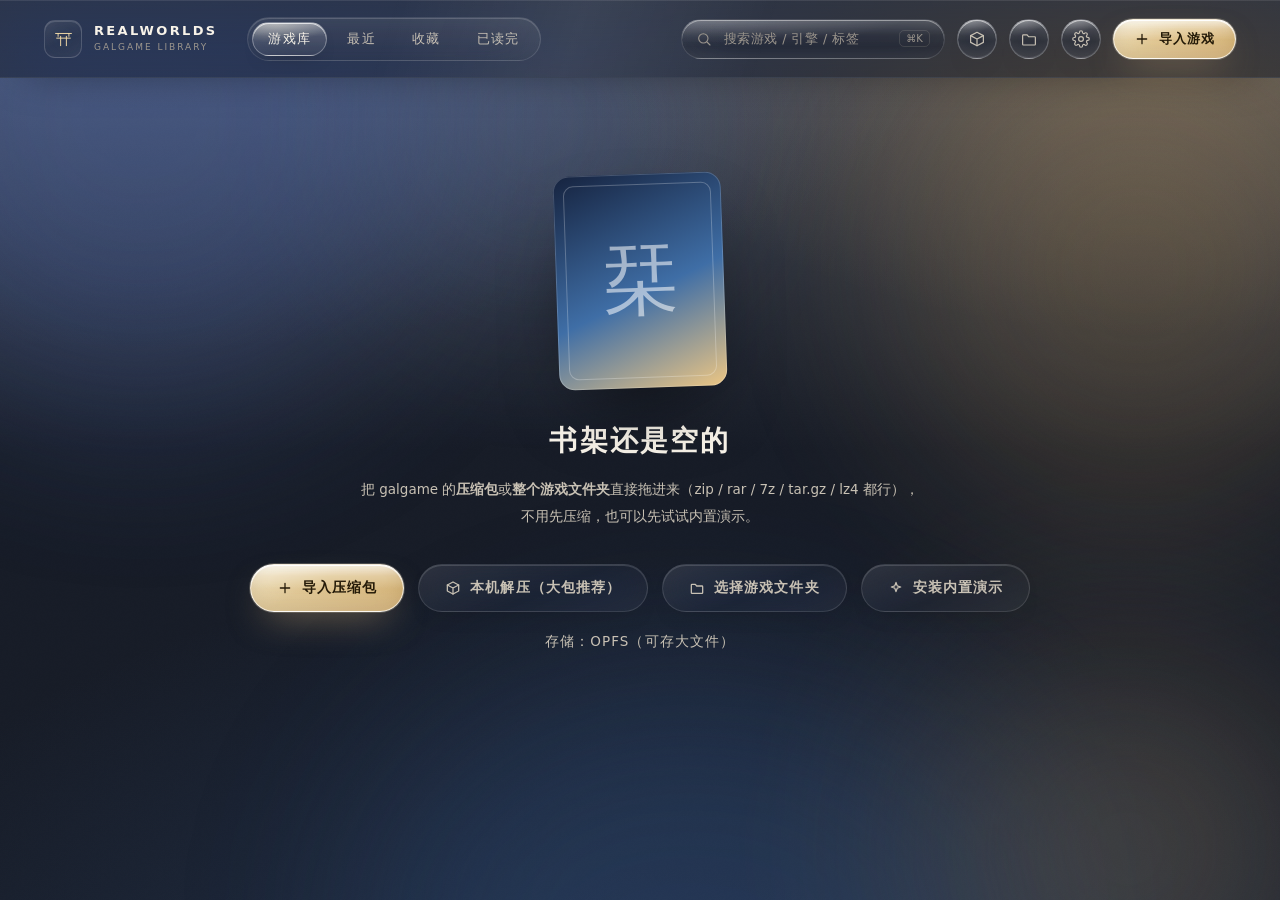
<file: realworlds/index.html>
<!doctype html>
<html lang="zh-CN" data-theme="midnight">
<head>
<meta charset="utf-8">
<meta name="viewport" content="width=device-width, initial-scale=1">
<title>REALWORLDS · galgame 播放器</title>
<link rel="icon" href="favicon.svg" type="image/svg+xml">
<link rel="stylesheet" href="css/style.css?v=r2">
</head>
<body data-screen="library">

<svg class="sprite-defs" aria-hidden="true" width="0" height="0">
  <defs>
    <symbol id="i-search" viewBox="0 0 24 24"><circle cx="11" cy="11" r="7"/><path d="M16.5 16.5 21 21"/></symbol>
    <symbol id="i-plus" viewBox="0 0 24 24"><path d="M12 5v14M5 12h14"/></symbol>
    <symbol id="i-settings" viewBox="0 0 24 24"><circle cx="12" cy="12" r="3.2"/><path d="M19.4 15a1.7 1.7 0 0 0 .34 1.87l.06.06a2 2 0 1 1-2.83 2.83l-.06-.06a1.7 1.7 0 0 0-1.87-.34 1.7 1.7 0 0 0-1 1.56V21a2 2 0 1 1-4 0v-.1a1.7 1.7 0 0 0-1.11-1.56 1.7 1.7 0 0 0-1.87.34l-.06.06a2 2 0 1 1-2.83-2.83l.06-.06A1.7 1.7 0 0 0 4.6 15a1.7 1.7 0 0 0-1.56-1H3a2 2 0 1 1 0-4h.1A1.7 1.7 0 0 0 4.6 8.9a1.7 1.7 0 0 0-.34-1.87l-.06-.06a2 2 0 1 1 2.83-2.83l.06.06A1.7 1.7 0 0 0 8.96 4.6 1.7 1.7 0 0 0 10 3.04V3a2 2 0 1 1 4 0v.1a1.7 1.7 0 0 0 1 1.56 1.7 1.7 0 0 0 1.87-.34l.06-.06a2 2 0 1 1 2.83 2.83l-.06.06a1.7 1.7 0 0 0-.34 1.87V8.9a1.7 1.7 0 0 0 1.56 1H21a2 2 0 1 1 0 4h-.1a1.7 1.7 0 0 0-1.5 1.1Z"/></symbol>
    <symbol id="i-play" viewBox="0 0 24 24"><path d="M7 4.5v15l13-7.5-13-7.5Z"/></symbol>
    <symbol id="i-heart" viewBox="0 0 24 24"><path d="M12 20s-7.5-4.6-7.5-9.4A4.1 4.1 0 0 1 12 7.6a4.1 4.1 0 0 1 7.5 3C19.5 15.4 12 20 12 20Z"/></symbol>
    <symbol id="i-clock" viewBox="0 0 24 24"><circle cx="12" cy="12" r="8.5"/><path d="M12 7.5V12l3 2"/></symbol>
    <symbol id="i-grid" viewBox="0 0 24 24"><rect x="4" y="4" width="6.5" height="6.5" rx="1.4"/><rect x="13.5" y="4" width="6.5" height="6.5" rx="1.4"/><rect x="4" y="13.5" width="6.5" height="6.5" rx="1.4"/><rect x="13.5" y="13.5" width="6.5" height="6.5" rx="1.4"/></symbol>
    <symbol id="i-list" viewBox="0 0 24 24"><path d="M4.5 7h15M4.5 12h15M4.5 17h15"/></symbol>
    <symbol id="i-back" viewBox="0 0 24 24"><path d="M14.5 5.5 8 12l6.5 6.5"/></symbol>
    <symbol id="i-expand" viewBox="0 0 24 24"><path d="M9 4.5H4.5V9M15 4.5h4.5V9M9 19.5H4.5V15M15 19.5h4.5V15"/></symbol>
    <symbol id="i-history" viewBox="0 0 24 24"><path d="M4 12a8 8 0 1 0 2.4-5.7M4 4v4.5h4.5"/><path d="M12 8.5V12l2.6 1.8"/></symbol>
    <symbol id="i-auto" viewBox="0 0 24 24"><path d="M6 5.5v13M12 5.5v13M18 5.5v13"/><path d="M3 11h2M9 11h2M15 11h2M21 11h0"/></symbol>
    <symbol id="i-skip" viewBox="0 0 24 24"><path d="M5.5 6l8 6-8 6V6Z"/><path d="M17 6v12"/></symbol>
    <symbol id="i-save" viewBox="0 0 24 24"><path d="M5 4.5h11l3.5 3.5v11.5a1 1 0 0 1-1 1H5.5a1 1 0 0 1-1-1V5.5a1 1 0 0 1 1-1Z"/><path d="M8 4.5v5h7v-5M8 20.5v-6h8v6"/></symbol>
    <symbol id="i-load" viewBox="0 0 24 24"><path d="M5 9.5h13.5L21 20H2.5L5 9.5Z"/><path d="M8 9.5V4.5h8V9.5"/></symbol>
    <symbol id="i-folder" viewBox="0 0 24 24"><path d="M3.5 7.5a1 1 0 0 1 1-1h5l2 2.5h8a1 1 0 0 1 1 1v9a1 1 0 0 1-1 1h-15a1 1 0 0 1-1-1v-11.5Z"/></symbol>
    <symbol id="i-chevron" viewBox="0 0 24 24"><path d="M7 10l5 5 5-5"/></symbol>
    <symbol id="i-star" viewBox="0 0 24 24"><path d="M12 4.5l2.3 4.9 5.2.7-3.8 3.7.9 5.2-4.6-2.5-4.6 2.5.9-5.2L4.5 10l5.2-.7L12 4.5Z"/></symbol>
    <symbol id="i-torii" viewBox="0 0 32 32"><path d="M5 9h22M8.5 9v4M23.5 9v4M12 13v13M20 13v13M6.5 15.5h19"/></symbol>
    <symbol id="i-trash" viewBox="0 0 24 24"><path d="M4.5 7h15M9.5 7V4.5h5V7M6.5 7l1 13h9l1-13"/></symbol>
    <symbol id="i-close" viewBox="0 0 24 24"><path d="M6 6l12 12M18 6L6 18"/></symbol>
    <symbol id="i-refresh" viewBox="0 0 24 24"><path d="M20 12a8 8 0 1 1-2.3-5.7M20 4v4.5h-4.5"/></symbol>
    <symbol id="i-box" viewBox="0 0 24 24"><path d="M3.5 7.5 12 3l8.5 4.5v9L12 21l-8.5-4.5v-9Z"/><path d="M3.5 7.5 12 12l8.5-4.5M12 12v9"/></symbol>
    <symbol id="i-sparkle" viewBox="0 0 24 24"><path d="M12 3.5l1.8 5.2 5.2 1.8-5.2 1.8L12 17.5l-1.8-5.2L5 10.5l5.2-1.8L12 3.5Z"/></symbol>
  </defs>
</svg>

<div class="ambient" aria-hidden="true"><i class="b1"></i><i class="b2"></i><i class="b3"></i></div>
<div class="grain" aria-hidden="true"></div>

<!-- ==================== 游戏库 ==================== -->
<div class="shell" id="library">
  <header class="topbar">
    <div class="brand">
      <span class="brand-mark"><svg class="ic"><use href="#i-torii"/></svg></span>
      <span class="brand-text"><b>REALWORLDS</b><em>galgame library</em></span>
    </div>
    <nav class="tabs" id="tabs">
      <button class="tab active" data-filter="all">游戏库</button>
      <button class="tab" data-filter="recent">最近</button>
      <button class="tab" data-filter="fav">收藏</button>
      <button class="tab" data-filter="done">已读完</button>
    </nav>
    <div class="top-actions">
      <label class="search">
        <svg class="ic"><use href="#i-search"/></svg>
        <input id="search" placeholder="搜索游戏 / 引擎 / 标签" spellcheck="false" autocomplete="off">
        <kbd>⌘K</kbd>
      </label>
      <button class="icon-btn" id="btn-native" title="本机解压导入（大包推荐）"><svg class="ic"><use href="#i-box"/></svg></button>
      <button class="icon-btn" id="btn-import-folder" title="导入游戏文件夹（不用压缩）"><svg class="ic"><use href="#i-folder"/></svg></button>
      <button class="icon-btn" id="btn-settings" title="设置"><svg class="ic"><use href="#i-settings"/></svg></button>
      <button class="btn primary" id="btn-import"><svg class="ic"><use href="#i-plus"/></svg>导入游戏</button>
    </div>
  </header>

  <main class="page">
    <section class="hero" id="hero"></section>

    <section class="shelf" id="shelf">
      <div class="shelf-head">
        <div class="shelf-title"><h2>书架</h2><span class="count" id="lib-count">0</span></div>
        <div class="shelf-tools">
          <div class="chips" id="chips">
            <button class="chip active" data-filter="all">全部</button>
            <button class="chip" data-filter="recent">继续阅读</button>
            <button class="chip" data-filter="fav">收藏</button>
            <button class="chip" data-filter="done">已读完</button>
          </div>
          <button class="sort" id="sort">最近游玩<svg class="ic"><use href="#i-chevron"/></svg></button>
          <div class="view-toggle" id="view-toggle">
            <button class="active" data-view="grid" title="网格"><svg class="ic"><use href="#i-grid"/></svg></button>
            <button data-view="list" title="列表"><svg class="ic"><use href="#i-list"/></svg></button>
          </div>
        </div>
      </div>
      <div class="cards" id="cards"></div>
      <div class="card-list" id="card-list" hidden></div>
    </section>

    <section class="stats" id="stats"></section>

    <section class="empty-state" id="empty" hidden>
      <div class="empty-art"><span class="empty-glyph">栞</span></div>
      <h2>书架还是空的</h2>
      <p>把 galgame 的<b>压缩包</b>或<b>整个游戏文件夹</b>直接拖进来（zip / rar / 7z / tar.gz / lz4 都行），<br>不用先压缩，也可以先试试内置演示。</p>
      <div class="empty-actions">
        <button class="btn primary lg" id="btn-import-2"><svg class="ic"><use href="#i-plus"/></svg>导入压缩包</button>
        <button class="btn ghost lg" id="btn-native-2"><svg class="ic"><use href="#i-box"/></svg>本机解压（大包推荐）</button>
        <button class="btn ghost lg" id="btn-folder-2"><svg class="ic"><use href="#i-folder"/></svg>选择游戏文件夹</button>
        <button class="btn ghost lg" id="btn-demos"><svg class="ic"><use href="#i-sparkle"/></svg>安装内置演示</button>
      </div>
      <p class="empty-hint" id="storage-hint"></p>
    </section>
  </main>
</div>

<!-- ==================== 播放器 ==================== -->
<div class="player" id="player" hidden>
  <div class="stage" id="stage">
    <div class="stage-bg" id="stage-bg">
      <img class="stage-photo" id="bg-img" alt="" hidden>
      <div class="bg-stars"></div>
      <div class="bg-sun"></div>
      <div class="bg-hills h1"></div>
      <div class="bg-hills h2"></div>
      <div class="bg-town"></div>
      <div class="bg-hills h3"></div>
      <div class="bg-hills h4"></div>
      <div class="bg-bokeh"></div>
      <div class="bg-petals"><i></i><i></i><i></i><i></i><i></i><i></i></div>
      <div class="bg-grain"></div>
    </div>
    <div class="stage-sprites" id="sprites"></div>
    <div class="shade top"></div>
    <div class="shade bottom"></div>

    <div class="stage-top">
      <button class="icon-btn glass" id="btn-exit" title="返回游戏库"><svg class="ic"><use href="#i-back"/></svg></button>
      <div class="scene-title"><h1 id="p-title">—</h1><span id="p-chapter"></span></div>
      <div class="stage-meta">
        <div class="pbar mini"><i id="p-progress-bar" style="width:0%"></i></div>
        <span class="pnum" id="p-progress-text">0%</span>
        <button class="icon-btn glass" id="btn-fullscreen" title="全屏"><svg class="ic"><use href="#i-expand"/></svg></button>
        <button class="icon-btn glass" id="btn-player-settings" title="设置"><svg class="ic"><use href="#i-settings"/></svg></button>
      </div>
    </div>

    <div class="dialogue" id="dialogue">
      <div class="nameplate" id="nameplate" hidden></div>
      <p class="line" id="line"></p>
      <div class="dlg-controls">
        <button data-act="backlog" title="回放 (H)"><svg class="ic"><use href="#i-history"/></svg><em>回放</em></button>
        <button data-act="auto" title="自动 (A)"><svg class="ic"><use href="#i-auto"/></svg><em>自动</em></button>
        <button data-act="skip" title="快进 (Ctrl)"><svg class="ic"><use href="#i-skip"/></svg><em>快进</em></button>
        <button data-act="save" title="存档"><svg class="ic"><use href="#i-save"/></svg><em>存档</em></button>
        <button data-act="load" title="读档"><svg class="ic"><use href="#i-load"/></svg><em>读档</em></button>
        <button data-act="settings" title="设置"><svg class="ic"><use href="#i-settings"/></svg><em>设置</em></button>
      </div>
      <div class="next-hint" id="next-hint">▼</div>
    </div>

    <div class="choices" id="choices" hidden></div>
    <div class="chapter-toast" id="chapter-toast" hidden></div>
    <div class="player-badges" id="player-badges"></div>
    <div class="end-card" id="end-card" hidden>
      <div class="end-inner">
        <div class="end-eyebrow">READ COMPLETE</div>
        <h2>这一段读完了</h2>
        <p id="end-meta"></p>
        <div class="end-actions">
          <button class="btn primary" data-act="to-library">返回游戏库</button>
          <button class="btn ghost" data-act="restart">从头再来</button>
        </div>
      </div>
    </div>
  </div>
</div>

<!-- ==================== 详情页 ==================== -->
<div class="detail" id="detail" hidden></div>

<!-- ==================== 浮动层 ==================== -->
<div id="modals"></div>
<div class="toasts" id="toasts"></div>

<div class="import-panel" id="import-panel" hidden>
  <div class="ip-head"><span class="ip-title" id="ip-title">正在导入…</span><button class="icon-btn" id="ip-close"><svg class="ic"><use href="#i-close"/></svg></button></div>
  <div class="pbar"><i id="ip-bar" style="width:2%"></i></div>
  <div class="ip-msg" id="ip-msg">解压中…</div>
</div>

<div class="drop-overlay" id="drop-overlay" hidden>
  <div class="drop-card">
    <svg class="ic"><use href="#i-box"/></svg>
    <b>松开即可导入</b>
    <span>压缩包（zip / rar / 7z / tar.gz / lz4）或整个游戏文件夹都可以，嵌套压缩包会自动解开</span>
  </div>
</div>

<input type="file" id="file-input" multiple hidden>
<input type="file" id="folder-input" webkitdirectory directory multiple hidden>

<script type="module" src="js/app.js?v=r2"></script>
</body>
</html>
</file>
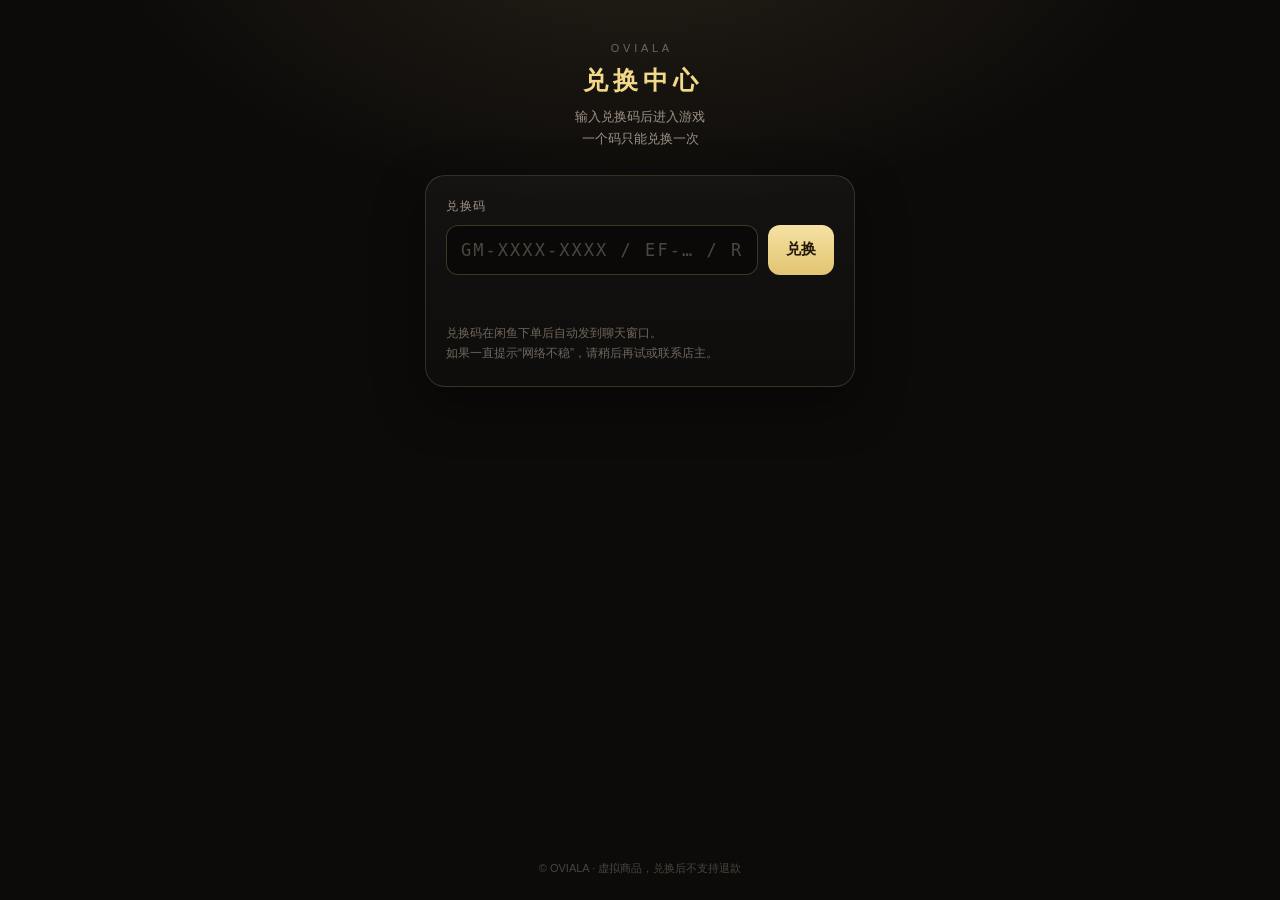
<file: redeem/index.html>
<!doctype html>
<html lang="zh-CN">
<head>
<meta charset="utf-8">
<meta name="viewport" content="width=device-width, initial-scale=1, viewport-fit=cover">
<title>兑换中心 · OVIALA</title>
<style>
  :root{color-scheme:dark;--bg:#0d0b0a;--line:rgba(242,217,138,.16);--gold:#f2d98a;--text:#f4ece0;--muted:#9d9186;--dim:#6f665d;--ok:#7ddc9c;--err:#ff8a7a}
  *{box-sizing:border-box;-webkit-tap-highlight-color:transparent}
  body{margin:0;min-height:100svh;display:flex;flex-direction:column;background:radial-gradient(900px 500px at 50% -10%,rgba(242,217,138,.10),transparent 60%),var(--bg);color:var(--text);font-family:-apple-system,BlinkMacSystemFont,"PingFang SC","Hiragino Sans GB",sans-serif;padding:24px 18px}
  .head{text-align:center;margin:18px 0 24px}
  .brand{font-size:11px;letter-spacing:.34em;color:var(--dim);text-indent:.34em}
  .title{font-size:25px;letter-spacing:.2em;text-indent:.2em;margin:10px 0 0;color:var(--gold);font-weight:600}
  .sub{font-size:12.5px;color:var(--muted);margin-top:10px;line-height:1.75}
  .card{width:100%;max-width:430px;margin:0 auto;background:linear-gradient(180deg,rgba(255,255,255,.035),rgba(255,255,255,.012));border:1px solid var(--line);border-radius:20px;padding:22px 20px;box-shadow:0 18px 50px rgba(0,0,0,.45)}
  label{display:block;font-size:12px;letter-spacing:.14em;color:var(--muted);margin-bottom:10px}
  .field{display:flex;gap:10px}
  input{flex:1;min-width:0;background:#0b0908;border:1px solid rgba(242,217,138,.22);border-radius:12px;color:var(--text);font-size:17px;letter-spacing:.12em;padding:14px;outline:none;font-family:ui-monospace,Menlo,monospace}
  input::placeholder{color:#4c4640}
  input:focus{border-color:rgba(242,217,138,.55);box-shadow:0 0 0 3px rgba(242,217,138,.10)}
  button{border:0;border-radius:12px;padding:14px 18px;font-size:15px;font-weight:600;background:linear-gradient(180deg,#f6e2a4,#e2c471);color:#221a0c;cursor:pointer;white-space:nowrap}
  button:disabled{opacity:.55;cursor:not-allowed}
  .msg{font-size:13px;margin-top:14px;min-height:20px;line-height:1.7}
  .msg.err{color:var(--err)}.msg.ok{color:var(--ok)}
  .hint{font-size:12px;color:var(--dim);line-height:1.7;margin-top:14px}
  .result{display:none;margin-top:18px;padding-top:16px;border-top:1px solid var(--line)}
  .result.show{display:block}
  .game{font-size:16px;color:var(--gold);margin-bottom:8px}
  a.btn{display:block;text-align:center;text-decoration:none;border-radius:12px;padding:14px;font-weight:600;background:linear-gradient(180deg,#f6e2a4,#e2c471);color:#221a0c;margin-top:10px}
  a.link{display:block;font-size:12px;color:var(--muted);word-break:break-all;margin-top:12px}
  .foot{margin-top:auto;text-align:center;font-size:11px;color:#4a443d;padding-top:28px}
</style>
</head>
<body>
  <div class="head">
    <div class="brand">OVIALA</div>
    <h1 class="title">兑换中心</h1>
    <div class="sub">输入兑换码后进入游戏<br>一个码只能兑换一次</div>
  </div>

  <div class="card">
    <label for="code">兑换码</label>
    <div class="field">
      <input id="code" autocomplete="off" spellcheck="false" placeholder="GM-XXXX-XXXX / EF-… / RW-…" maxlength="24">
      <button id="go">兑换</button>
    </div>
    <div class="msg" id="msg"></div>
    <div class="hint">兑换码在闲鱼下单后自动发到聊天窗口。<br>如果一直提示“网络不稳”，请稍后再试或联系店主。</div>

    <div class="result" id="result">
      <div class="game" id="gameName"></div>
      <a class="btn" id="enter" href="#" target="_blank" rel="noopener">进入游戏</a>
      <a class="link" id="pass" href="#"></a>
    </div>
  </div>

  <div class="foot">© OVIALA · 虚拟商品，兑换后不支持退款</div>

<script>
(function () {
  var API = 'https://oviala-redeem.oviala.workers.dev';
  var $ = function (id) { return document.getElementById(id); };

  var ADMIN_HASH = '49dcd7d03594fdb46df9';
  var ADMIN_LINKS = [
    ['五子棋 · 榉木', 'https://oviala.github.io/Gomoku/'],
    ['烬渊 · EMBERFALL', 'https://Oviala.github.io/Emberfall/'],
    ['REALWORLDS · galgame 播放器', 'https://oviala.github.io/Gomoku/realworlds/']
  ];
  var HASHES = ["0014c449c7640fcf8473", "01b89c9a8039312b0938", "01fb1178725008c31d24", "020ae75cb6a5cbef4621", "0236817fc1901e6cded0", "0251ef49fd17829df648", "027752dcaae800c8074c", "03440e52596c707da879", "045d9e438760dc08bf8d", "04aac9a6a6b6914292ca", "04b364d6d4f662ca4ce3", "04d8aa4e8f42e9d83e09", "04e6a180719856781fe6", "056ed001c8c6c9429fb1", "058fff4458ab99341088", "05a55b16884c1b3fcee0", "05ce3f6697dbb3fcb40b", "07a3bccc4f907aeef4b7", "07cde6bb24715cd4c4d0", "07ebdb79ad6d7c99df26", "08f1c58b6d43897e65c3", "097c875c465eca4fc94b", "09a9cd4ee360a9eb6820", "09de17878c50f3be2f92", "0aa4bf0add30f880a069", "0c4d150d7e0d88c0ae0a", "0d689fb14622d7a1540c", "0ebc1d09277cd6bd29c2", "0ecb0ca8bf2487972b07", "0ecc9e73622bc6d6c2f3", "0f0e4366d0ba6029554a", "1071a267bf4138cb762d", "10de5cc5dd7e73e6c885", "110868aa48454fe46849", "1185ba14ba9a8150a48f", "11e8e6cf1cb76aac516b", "12056e20a92241a0633a", "122693562b3e3e97ab5f", "129e572f7afb62d6e317", "131baaa38a73b92bafe4", "139e6ab034a611bf7bfc", "1434be296790c6c5f6be", "14568cabee61846f096e", "147cd543ed3a571c3926", "14ca05336e605b211800", "15654146fa8cd511ce9e", "1571ac57ff9a245564be", "16090addbb4974b92a12", "1655cb6ac44004c07c62", "176239d0480dd2879b45", "177ae13fb487f1beccbd", "19477980ce6dbcc5df06", "1b57f91560f06249cbec", "1c44bf07841fff7cdf8d", "1c79776ef77073cc6a3b", "1ca6044913e7ac7d6843", "1d046be295cfbfd74ac2", "1d062f6afffeea5573bb", "1d2a50c8947b9e6e405d", "1d4e56712bd91f6165c9", "1d8fb64ab36a3749195b", "1ddd739f666fe57b572c", "1deec8167c7ff0e4b095", "1dfefb13f17e41fca6bf", "1f30f630e38da7f5113d", "1f768e1b9b454fbc347d", "1f7d0ad6017631e30b91", "1fcdeadc6e3154c2dd5d", "2000dea0fb1b8808e4d0", "203c8e42d0795a80eeef", "20fe83adbda6a2ef651e", "21085409d449b2df993e", "219153ac2d1c6625d144", "21db433a13d5537e9872", "22bd7f12550581c8c26b", "22bf8adb5a92250ba0ba", "242261ccdfe27b0a02c1", "243e411285ff5ce3b487", "255634a11a4935f33e49", "2591be328360d4023ed6", "26f278543029c09927d5", "271f00d64c9b1b3ac007", "27571d2db41ed6ea34cd", "27b84ba4c70cdf7479ef", "27d734603861e76b8e67", "286fb3ab21873c7b1a1c", "288bb8f7cae64d0faf81", "292d0302e6312ccaf768", "294e197d674597f04e9b", "29a95fff143eec41eb21", "29f9f7e605fc1801a64a", "2a2e34c85ee8dfaa25f9", "2a861b7b0a54a989e423", "2a90e2f2c7f6169223aa", "2b0cc5a42552453a222b", "2b3649ea25c572e1cc3f", "2bca4c30dcd753660b72", "2bdfc8de56cfb05f1482", "2cbc9ed47cb045c303cc", "2cee50eab9c35a0d6823", "2ea7af36aef35b342982", "2eb4bcf7ae11d4ff377c", "2eb97954425f49c73f50", "2eb9988441c44bea360d", "2eb9e2b400ae0f15018c", "2efebf0176d7923b10ec", "2f19a29edb5473617a2c", "2f4ba34558849f838cd5", "2f4ffe98a3ea64e18dc5", "2f72e12d2bad57d404dc", "2fa072e5a76fae916cd7", "3219f7e01c86f58ac206", "323250af85b52ec69525", "324550072096680b852d", "328e5626767ec5101a42", "330d2e40362fcbe1d84e", "333ba054a1892108672a", "33a4ec74e4624b2c754c", "3451237880ee5fecc548", "34ab6b39f510161eeb7f", "352f7b88222536500dcf", "3539b36b03d17a7d5e00", "353a43ed9bb0fa89b7db", "354b8940abc438423264", "359696bfe01e717f6f79", "36c92570d4cd22892eeb", "3738cc303eefce8246d5", "3919afccd21169b33b99", "39692a132825a7265293", "39ac767eb29ece6fbd41", "3aac75c8c3bba340e43f", "3ae635cb83a1c72b89cf", "3b180936d23adfc437e7", "3b24bc9b165dee3e09df", "3bc1a14125a8ac8ec9c9", "3c74c97ab26e4ad553a1", "3cbd8e2f5daddd0b9214", "3d0e4df62f95653d6164", "3d20c19841f7467d7bd5", "3dbb2f9db2f486ffb0b8", "3e843673caf06a34f27d", "3eafcbef540734315b54", "3ef082145bf14d3acd7d", "3f7aa61a9f90fddf1f12", "403961e996951b4049c3", "406f2bbe451aa5e2a0cf", "40d7d04ec6ad4e94f262", "416098f007f4617c28c0", "4172ba2a39ba18d0e8fe", "42023814a26f5a8f31d2", "4211aa3cfb4364979e9f", "42761962a771690158af", "427f1ca068a45d5571e2", "42f736d0654f727ce6cf", "430333e56f2a804a612c", "437125ad126753c83936", "4374992c006a1195a560", "437d6e5c8a77e471c7ee", "438ff09b721a08685517", "439980c72a49f14c2b43", "43afaa2030faeea0748b", "445f952eadf7f920a814", "447dab5588e4e1c786e9", "4484a6401da8f1afefb4", "450d68139c2b7a0dc073", "452a3e73e8931f1ac0ba", "458f899f1e09a04e67a4", "45d8bb51b85dd70fb9b1", "4651378222423056755a", "46662177ce8753636c6f", "46ad592f6ffbdcf4e86c", "46b49a84f2eb1bb514d1", "46b65087763940103f90", "46e5e8926a363f01286b", "47036d9018fbbe2ea9f2", "472e8271bd2f3d276696", "4819965fc231ddc94d69", "4852ddbf3e74f2b9a57d", "485cc7df9f9334e95a60", "48a73be547958f7fbc5b", "4900e1772e92cd75683c", "492c2d6c3d3167ff40ec", "4a43a8b70876d32cbde7", "4a5ecb15bf76ad15ce94", "4aee47d66f13471e7706", "4b748bccc210f43463c5", "4bc1049721bf49395492", "4cc415b289251c36e490", "4d50e4a7c2e2db1477a9", "4e3e407a854b692eefcd", "4ebdb0987fcbf02ae708", "4eea27010e8f02575b61", "4f1042a3c01a336ced71", "4f18cfedf0269e112569", "4f7dcb3f936b945df600", "502893acf9226fdcde49", "503e2b41a25e84cad78f", "504aafdf5c2252c6f37f", "504ba03ca9632af2097e", "50d7d212774a77f54237", "50d9aee9ef1dc1bcedec", "50e6695a2a08e326236b", "5169df3b30527048244d", "5184d99e52b82e3ba5e0", "51af809dcc53cbc8f7f1", "5298b9520e5add2beb6e", "53accf7538173b1bfcc0", "53af3d5b6624c892afb2", "53bf70c026d830c1b8de", "543af747e8a6668449fe", "5454655c57e858e86c70", "5525f3b935ba90a0b2e0", "55836e74e56caef077cd", "55f92fad965ecb89fcaa", "5617f60fc553597a8368", "564d9406e5a43911edaf", "5664dafbc6ccf2c823f5", "568bb022b68d17da1834", "57160274c014ec0f67a9", "571799df86400aef2b96", "573d4528ae4d1c6e2908", "5748f82943239b25f6f5", "5756fe1b1ac099f8b458", "58fad29b9f87b1ea203b", "5944f4f3922a5a58c624", "5976c73ab46bff10aa39", "5b1be8c73f7e7c422cae", "5d41f14bc19c835960ac", "5d61165993dfd652d96b", "5d740f7447d5756bb465", "5d9fc0c51a3340490ece", "5dc7e2c36028e11bd28b", "5de15b0ddbc05f0540cb", "5f6ece561793a6e6e19d", "5fa254a4dba40907779d", "60c62f28f832a429a5f3", "60f5c006369950c58cb3", "61a4524bbdd6d2da323b", "62e79dcae8b9770bb382", "62ee09a7f36c993e783a", "646911f582d2a447ebea", "64a468f43c1df38aeaa9", "64d7fe702d83b39ad110", "657a4cba17577c3b306f", "66f76e9755d1a50c8859", "68062d6690ac5e868b52", "681cddb73c52162e8898", "686897c2a3768eedc51d", "68fe6c1b2404ccb4e49e", "695d524655c48df09f4a", "69a49369eccc6932f5cc", "6a525085ffe485d15589", "6a727e9ed12245a64ebf", "6a861558ed567e1717ed", "6b6c7e63f99ed59bf23a", "6b80a1f078c8b34204fd", "6bf6182e00a6c62e0c00", "6c58bc8e6bde634c3aa1", "6cdc94823a0c80f761a2", "6d1d4aa6ad9dec063251", "6dc86e4e9fc0a5cad617", "6de0baba60d2efe93844", "6e5021dc9163ce1d789a", "6f21fa4dbcb712a11827", "6f639c8dd3c5380a6f68", "6ff338600915bd53a9ec", "7028e1e121e6a94819e1", "7094451fa241781b12cd", "71d4da1f81ad1caa7a79", "72d99793332fb24d33fd", "73386f44ddd2b6d07341", "7360f0b02bfe8dad643f", "736c150761b2f762d4e5", "73a3592d354af621745a", "73cf9271f40dcee852e3", "73e3ff81492a21ee257f", "748e9d0849be0f02df44", "74f40b1ac31c4edffc85", "74fbdb912d5482e84b11", "7516333bc62b2959d2f2", "753c4efe5d522eba82e1", "7554403d84b90da15b54", "759777da064c39caa770", "75c1b2348d810c87cf3b", "76714b0a1b237cecfc88", "7713370e856ff815bdaf", "7720a6fe72bf30da439e", "78782085b12aa837214b", "78fe08765c496aed0a5e", "799b52b396ebfb2766bc", "79aaa0879105627c5697", "7b2ddea1f7d8f3bb49e4", "7ba00f9877897892285f", "7be0f57a86682425e783", "7c5308ac386d08639d83", "7cb8f15c63e55e41a5fd", "7cd35abedf41bf71e9a7", "7d10d78f0a97d9ebdb45", "7d8be1c37073cfc97047", "7df1d443a307e4fc0c0e", "7e7a5c0fec363348e2a6", "7f780673dd9ac288e39f", "7f7cbf6e62f357e6057e", "804e8fdf2d349f377865", "80607ebf186ff3fb4bd9", "8114283be8d3261d39ec", "81a75a8845b9f56caf85", "81beadf9721061167502", "81d17a37b5388b3d1264", "82230906790eb036a27a", "83bba2e05ed15f1fa6ea", "83c5fd7841085f04a754", "84c8f443e74c5df241ab", "84f141ac2b8660bd9429", "855c92d8794901e0c9ff", "872a40c73c167c266495", "883786ecd1b2e081ccd8", "884f054795e5983586fa", "88bf8efc94a561370151", "8a62d3dbfa1b90c23a7e", "8b7b5ea4d7157eb222a6", "8c52ad95716f3b6e1a0e", "8c9ac46f86eb1889f124", "8cbe4ceb3627ec02e1c2", "8cf8b00543321b78cb57", "8d1273ef346aad991b48", "8d332d26bfe48369f2ea", "8e125e7c84f95ea64392", "8f565caa2c39513b381c", "8f6079b929dd6e30a123", "8f698f9eac281e369140", "8fa286c19c60d60482a2", "8fed92fbb26b07c65397", "90353038653431993386", "906fd3ac2b4637179766", "909326d72f207c762628", "90c53fb9347a51bd1e44", "9143c9f0a9570a07d9aa", "9154620ea2474b7e6f09", "91eb31eafc85bd97e92f", "92a0ef30a75e9de08c8e", "92d471ac8be328ef2793", "93078d2fff2870a9020f", "930ad944b88b79c20cd0", "9338da736351c2193cfb", "940741c2d85a319f5974", "94ef38c5696e6c32fff1", "9551cce1594e92f4fcd3", "958afe2f2c30928cb4a3", "965456cea1fb3cc669c7", "9683e55c56443aa24307", "96870083516740986f00", "96f16ceffcb388c2be16", "9816a3f86d5a9c3e8e8e", "982660c59077ee992456", "9897946ce3d53b66986b", "99f3d5fd048ed6ce731d", "9a847f623b1d4da99050", "9ac748a635c9ac3d2200", "9ae9442fccd6061e2787", "9b3c5bd0fd7ed4bcd5c7", "9b65ad82455790d84b4e", "9caf50db924da5b3c3fc", "9d0bdae0384e355c71eb", "9d2b534615543a77a706", "9de4c991f2020489cb3f", "9e57ea38c7586e407735", "9ea2e6ec17a5891281e7", "9f0bb9fdeb59891d6f09", "9f5b43c3e977015489ae", "9fca00dc96617fe2e4e7", "9fd80db296d6d598dec2", "a022ab49f27207d6b26c", "a02b7465d1b100472b68", "a0c752c1823755527121", "a0e6f67f2d12d98768ae", "a198fa3c1538acaef167", "a1ae3bf9411917327794", "a208e001dbdf217766a2", "a22352375ad3de50a333", "a26cc019bc20adce3b42", "a2f58f16fe80cf226213", "a308a4420faa57fbb8d1", "a3edcfd69d0778a70064", "a3f9fad015b550860220", "a496fd77c727685b5e9d", "a4b12dce9124bfba7079", "a4db3cc27cf03c5aeae2", "a55e57394a222af632a7", "a58eb166dd519918845f", "a5c19cb05150f0717b4c", "a6723cf39078ac1c5103", "a77f9c0c22bac9030825", "a7bd361e4dff750bcc4f", "a7f207a55cd702d07e59", "a802cba12fffcd941e3e", "a96fbdf56324eb306a93", "aa6fed641ab85aa5b50e", "ab1738a7af49d03ab1c1", "ab39cc37577a7241748d", "abfa3a6b01b6e2ad97aa", "ac02a700c538e5c8f826", "ac237de54d7b119e6932", "acc3c1d8da5e2b73d081", "acf9e04c4771a18c564e", "ad0f785e6a99f36edc79", "ad4ad0fde90d1ab5f107", "ad8626b889e4945e1749", "ad9aba4ef1f908e735f8", "ae275d60fa0529816cc9", "aef3734243b6dd7aaf96", "af0100c3211fe6a4b415", "af101ab567bda536290f", "af3b04e49b17af085c86", "af73878b887790f8a792", "afd01b46c2c416970e04", "afd8a8a0c46935e08a36", "b075217098ec745644ee", "b0ac459d8deadbc343e0", "b0f99b62d2fbbe1a19fb", "b15160508c6cc32871b6", "b1553d16e5c9636c7356", "b16c76f831f579880a5c", "b1c249fb2087d4c7775e", "b1f59c813852a2cb9f94", "b2e7f1e5c5e3e84f6b4e", "b30a344c7ac3fb21faea", "b327ed4a988a83007010", "b38ded157eef5608fc07", "b3a03569fcdc5afcef1b", "b3c58d4691eb83cbadd1", "b4dfffb422dd4a789dd2", "b4f05d1264db370fad72", "b53d0ebfd5ee0d2530ba", "b57a936cfaf58493488d", "b5c99bcf5eddcbac6e98", "b6410972ee0fa9671582", "b6cb1b55988b7f962c37", "b74e62fcf2cc769e6e39", "b7a0028cabac153c7e2c", "b7f5e3f61b225778d4aa", "b854f859e411247f85ec", "b8aa5f754d6e7a873b6d", "b909196a28357eb14d55", "b96bd37fdec50567ef22", "b975d331775b7adb6bad", "b9db34340385623306fc", "b9e83b9f520bb0ceef59", "ba815dfed1c6f6572279", "badf16a9cd0b25dc62f6", "bae3c5fc90d6dc2dd269", "bb54fe6315c85a5a320a", "bbacba7097e88bb7d8d2", "bd7bf093efaabb7af8c5", "be1c47a5d27f51ca4285", "be64f055d942b919cb1f", "beb765ea6a4b2863c1cd", "becf85deff4e5784d061", "bee1adc8429be8ebfa26", "bf08b07129dc677a7fa5", "bf13090fb78ccb9aefd7", "c01686abfa8b6d20cc46", "c05a4e08dedd7af70a9c", "c1a411bee19f35c4eba6", "c23161736fb5a2b41e8b", "c2886e5c7196d7fbd37d", "c32190721bb4c1159ca3", "c3a3f77a0b01f9a53e24", "c48c8039eb15bceac6a2", "c543e0b3a8dda4e9103f", "c5cb4edc954dd8a52673", "c60e2de8d51461603f57", "c708329fd82dc33725bb", "c784ab5493a03f7eab84", "c872fc580a230cb9d144", "ca2733fedfe689a925c6", "ca528c700b832a1fd5f4", "ca68c6d99749a9127626", "ca916515757b61023c95", "cab3957378dd4f5a32dc", "cac7f4060cf63ff77145", "caffbe062a4b4d458196", "cbabe6dcd29c86756c0e", "cbc2b44c447cb5f6cafd", "cbd063b86be196e36177", "cc571f31b82338798937", "ccb9ad27347a40ed2b30", "cd165da76b417b2b7397", "cdabe47303edb7ffa162", "cdbffb36d1492d6125da", "cdcb39416247b23d5caf", "cee0623a2a4855b5e9d9", "cf1a66f6d651fce56a20", "cf5e783cc3748a54f3bc", "cf84620e261394af1d2c", "cfaed0c0fc15920bcced", "cfc0ef83e9a222f38323", "cfcaec31dcc1386c18a2", "cfe9189ff1b8945a3d0e", "d0077ce41ff0f35f4a22", "d09c5dcbbfe3ded45b61", "d0d26e5e2037131e033e", "d15caef899fa7d807af1", "d208719397b8a0af471e", "d208f4fe495337224fd6", "d237003c9fd7df5e1e7b", "d28d685e883062f65b79", "d2c9c69893b48eee9fa4", "d2da6d8b9e179c5bc70b", "d2dc423e4b5ce37debdf", "d345cb580e0edf37cac3", "d39a1201360580076a54", "d40d9907247cb971b2dc", "d456c63a9547a1c12d2e", "d499a180495c4026ce3b", "d4c6baed96cbb99d227a", "d4fda608774d78239497", "d52d64d9dfe3fbdb3573", "d588ae837111e266c825", "d5dbe096bf428d2e48b2", "d6ddc6ab11a069808745", "d7409824a1b83a73fc13", "d7e6e0a2b7bad21e0d45", "d7f05352718ad3dca382", "d80095e6d7de281f1180", "d903e3d35bfdc70ad469", "d9496d9ce1b12dc215f0", "d9721fd40c9d7a71bb29", "da2ddf9d90df19b8b58e", "da76c471922156f276aa", "dc1753263d0e2315b93d", "dd419ed90d162f035990", "de2398763f9c5c5a6aae", "de3b6d298fee237db65c", "def9b0f8af867964e014", "e02abeb74fede3804f75", "e0b0f693859567683676", "e218652b52564e7504da", "e28953094bcd8ca55016", "e2fd6121382e3feb2614", "e4757b22a4db5d5234bb", "e4a5dc38f4c9e6bf75db", "e4baf1e355ddebceeb74", "e4f0c637a81e00bb63db", "e5a1f42a14324e79ac3f", "e5b17d4a50f5ec6a36b1", "e60a43e44a3ed6230cd2", "e789ac70e3ca7d501c69", "e8e358104a41f3782567", "e9b1472f8c96349c67c5", "e9b650347323f76baad8", "e9d094fa241c66a09263", "ea8082aa374ea8b0f3fd", "eab86da9afd9aebac7fa", "eac7ba18c89a983e1f73", "ead07bbbabd7de5cfaed", "eaef8eef3263e9236cff", "eafda1d0c5e528b70220", "eb17777c632d04918ae0", "eb81be02396158d407e0", "eb8d8b28cc2d706a29db", "ec487d3630d41a3e21f8", "ed72a7c0c9adcbd0d502", "ee29b3177780bcece04b", "ee72b5320b5b3bbbd307", "efb284b2ad7979b94b81", "f04d996632bcc7de9448", "f0773d2a7fc6351c45f1", "f11a24b78a95ab3ce21a", "f16614687434192bdb5b", "f16fa87a0d4d1b3273ea", "f202110808877cd38774", "f321951518f2953d4edf", "f40a21e5540977ba52c7", "f423cd91f2469840b868", "f4d2a096880fb3e146ee", "f4f51fa3e6028112f3e9", "f5a98ce050fa60cc4073", "f5cebeda3c4c6011e400", "f6203adca79977457b9b", "f6443ada0b12983cf948", "f67e21ba31f795bce0bf", "f71e14d093d2ec43c74e", "f755639dbdc5755909fc", "f7afc73a2cee25d678cd", "f7f9e0b539d5425c1f38", "f973db81aafb85c34d57", "f9f74b7bf2f3038b2475", "fa10ac4ad87af6a3f706", "fbb2821570e9b6b9d9f6", "fbd5480abca5d5e3ec6c", "fbf84ae5a3ef06850689", "fc32d2b5a51e08df7b0b", "fd2bd2b3a3b20338f7c5", "fd5aee7d3e5264105796", "fda37b4db263e1ec7536", "fde216c8cbf5ca07a15d", "fe66c10faf1ffbdfae7b", "fe727339332f88457640", "ff3cd89576305ec7c83b"];
  var GAME = {
    GM: { name: '五子棋 · 榉木', url: 'https://oviala.github.io/Gomoku/' },
    EF: { name: '烬渊 · EMBERFALL', url: 'https://Oviala.github.io/Emberfall/' },
    RW: { name: 'REALWORLDS · galgame 播放器', url: 'https://oviala.github.io/Gomoku/realworlds/' }
  };

  function localCheck(code) {
    var raw = code.toUpperCase().replace(/[^A-Z0-9]/g, '');
    var prefix = raw.slice(0, 2);
    var isAdminCode = raw.indexOf('ADMIN') === 0;
    if (!GAME[prefix] && !isAdminCode) return Promise.resolve({ ok: false, error: 'notfound' });
    return crypto.subtle.digest('SHA-256', new TextEncoder().encode(raw)).then(function (buf) {
      var hex = Array.from(new Uint8Array(buf)).map(function (b) { return b.toString(16).padStart(2, '0'); }).join('').slice(0, 20);
      if (hex === ADMIN_HASH) return { ok: true, admin: true, name: '管理员入口', url: ADMIN_LINKS[0][1] };
      return HASHES.indexOf(hex) >= 0 ? { ok: true, offline: true, name: GAME[prefix].name, url: GAME[prefix].url } : { ok: false, error: 'notfound' };
    });
  }

  var ERR = {
    format: '兑换码格式不对，检查一下是不是漏字符了',
    notfound: '没有这个兑换码，确认一下复制是否完整',
    used: '这个码已经被兑换过了；找回入口请联系店主',
    rate: '操作太频繁，等一分钟再试',
    server: '服务器开小差了，稍后再试'
  };

  function say(t, kind) { var n = $('msg'); n.textContent = t || ''; n.className = 'msg' + (kind ? ' ' + kind : ''); }

  $('go').addEventListener('click', function () {
    var code = $('code').value.trim();
    if (!code) { say('先填兑换码', 'err'); return; }
    $('go').disabled = true;
    say('兑换中…');
    var ctrl = new AbortController();
    var timer = setTimeout(function () { ctrl.abort(); }, 6000);
    fetch(API + '/api/redeem', {
      method: 'POST',
      headers: { 'content-type': 'application/json' },
      body: JSON.stringify({ code: code }),
      signal: ctrl.signal
    }).then(function (r) {
      clearTimeout(timer);
      return r.json().catch(function () { return { error: 'server' }; });
    }).then(function (j) {
      $('go').disabled = false;
      if (!j.ok) { say(ERR[j.error] || '出错了，稍后再试', 'err'); return; }
      say('兑换成功', 'ok');
      $('gameName').textContent = j.name || '游戏';
      $('enter').href = j.url || '#';
      var pass = API + '/api/pass?token=' + (j.token || '');
      $('pass').href = pass;
      $('pass').textContent = '收藏这个长期有效的通行证链接：' + pass;
      $('result').classList.add('show');
    }).catch(function () {
      // 后端连不上：退到本地哈希校验（五子棋 / 烬渊可用）
      localCheck(code).then(function (r) {
        $('go').disabled = false;
        if (r && r.ok) {
          $('result').classList.add('show');
          if (r.admin) {
            say('管理员入口（离线）', 'ok');
            $('gameName').textContent = '管理员入口 · 三个程序';
            $('enter').href = ADMIN_LINKS[0][1];
            $('enter').textContent = '进入 ' + ADMIN_LINKS[0][0];
            $('pass').href = ADMIN_LINKS[1][1];
            $('pass').textContent = ADMIN_LINKS[1][0] + '：' + ADMIN_LINKS[1][1] + '　|　' + ADMIN_LINKS[2][0] + '：' + ADMIN_LINKS[2][1];
            return;
          }
          say('兑换成功（离线校验）', 'ok');
          $('gameName').textContent = r.name;
          $('enter').href = r.url;
          $('pass').href = '#';
          $('pass').textContent = '当前走离线校验，先用入口进去玩；如果打不开请联系店主。';
        } else {
          say('网络不稳，再点一次「兑换」；如果一直这样请联系店主', 'err');
        }
      }).catch(function () {
        $('go').disabled = false;
        say('网络不稳，再点一次「兑换」；还不行就等几分钟', 'err');
      });
    });
  });

  $('code').addEventListener('keydown', function (e) { if (e.key === 'Enter') $('go').click(); });
})();
</script>
</body>
</html>
</file>
<file: realworlds/css/style.css>
/* ============================================================
   REALWORLDS · galgame 播放器 —— 视觉系统
   四套皮肤共用一套结构：A 深夜书房 / B 和纸 / C 霓虹 / D 极简白
   ============================================================ */

/* ---------- reset ---------- */
*, *::before, *::after { box-sizing: border-box; }
html, body { height: 100%; }
body {
  margin: 0;
  font-family: var(--font-sans);
  color: var(--ink);
  background: var(--bg);
  -webkit-font-smoothing: antialiased;
  text-rendering: optimizeLegibility;
  overflow-x: hidden;
}
h1, h2, h3, p { margin: 0; }
button { font: inherit; color: inherit; background: none; border: 0; cursor: pointer; -webkit-tap-highlight-color: transparent; }
input { font: inherit; color: inherit; background: none; border: 0; outline: 0; }
::selection { background: var(--accent); color: var(--accent-ink); }
[hidden] { display: none !important; }
.sprite-defs { position: absolute; width: 0; height: 0; overflow: hidden; }

/* ---------- 基础变量 ---------- */
:root {
  --font-sans: "PingFang SC", "Hiragino Sans GB", "Noto Sans SC", "Microsoft YaHei", system-ui, -apple-system, sans-serif;
  /* 标题 / 数字统一用现代无衬线；保留变量名以兼容旧样式 */
  --font-serif: "PingFang SC", "Hiragino Sans GB", "Noto Sans SC", "Microsoft YaHei", system-ui, -apple-system, sans-serif;
  --font-display: "PingFang SC", "Hiragino Sans GB", "Noto Sans SC", "Microsoft YaHei", system-ui, sans-serif;
  --ease: cubic-bezier(.22, .68, .24, 1);
  --vwmax: 1440px;
  --pad: 44px;
  --r-lg: 20px;
  --r-md: 14px;
  --r-sm: 10px;
  --grain: .5;
}

/* ================= A · 深夜书房 ================= */
[data-theme="midnight"] {
  --bg: #171c27;
  --ink: #f8f3e9;
  --ink-dim: #c8c1b4;
  --ink-faint: #9c968d;
  --accent: #d8b57c;
  --accent-2: #f4dfb0;
  --accent-ink: #201808;
  --line: rgba(216, 181, 124, .22);
  --line-2: rgba(216, 181, 124, .46);
  --panel: rgba(34, 41, 55, .74);
  --panel-2: rgba(42, 50, 66, .92);
  --shadow: 0 34px 80px -34px rgba(0, 0, 0, .75);
  --amb1: rgba(78, 106, 176, .38);
  --amb2: rgba(214, 166, 98, .24);
  --amb3: rgba(48, 78, 124, .4);
  --grain: .3;
  --hero-veil: linear-gradient(180deg, transparent 40%, rgba(23, 28, 39, .48));
}
/* ================= B · 和纸 ================= */
[data-theme="washi"] {
  --bg: #f2ebe0;
  --ink: #241f19;
  --ink-dim: #6b6257;
  --ink-faint: #9c9184;
  --accent: #b0432f;
  --accent-2: #d0674c;
  --accent-ink: #fff8f0;
  --line: rgba(36, 31, 25, .13);
  --line-2: rgba(36, 31, 25, .27);
  --panel: rgba(255, 252, 245, .72);
  --panel-2: rgba(255, 253, 248, .9);
  --shadow: 0 28px 60px -30px rgba(86, 58, 32, .38);
  --amb1: rgba(208, 128, 84, .16);
  --amb2: rgba(226, 205, 165, .40);
  --amb3: rgba(178, 138, 96, .14);
  --grain: .85;
  --hero-veil: linear-gradient(180deg, transparent 40%, rgba(242, 235, 224, .5));
}
/* ================= C · 霓虹 ================= */
[data-theme="neon"] {
  --bg: #07040e;
  --ink: #f1ebff;
  --ink-dim: #a99dd4;
  --ink-faint: #6e6693;
  --accent: #ff3ea5;
  --accent-2: #53e6ff;
  --accent-ink: #14021a;
  --line: rgba(255, 62, 165, .2);
  --line-2: rgba(255, 62, 165, .42);
  --panel: rgba(19, 9, 33, .68);
  --panel-2: rgba(28, 13, 47, .86);
  --shadow: 0 0 70px -20px rgba(255, 62, 165, .4);
  --amb1: rgba(112, 38, 196, .38);
  --amb2: rgba(255, 62, 165, .24);
  --amb3: rgba(52, 214, 255, .18);
  --grain: .6;
  --hero-veil: linear-gradient(180deg, transparent 40%, rgba(7, 4, 14, .6));
}
/* ================= D · 极简白 ================= */
[data-theme="minimal"] {
  --bg: #fbfbf9;
  --ink: #14140f;
  --ink-dim: #5d5d56;
  --ink-faint: #9a9a92;
  --accent: #14140f;
  --accent-2: #45453e;
  --accent-ink: #fbfbf9;
  --line: rgba(0, 0, 0, .1);
  --line-2: rgba(0, 0, 0, .22);
  --panel: rgba(255, 255, 255, .86);
  --panel-2: #ffffff;
  --shadow: 0 24px 60px -34px rgba(0, 0, 0, .3);
  --amb1: rgba(0, 0, 0, .02);
  --amb2: rgba(0, 0, 0, .015);
  --amb3: rgba(0, 0, 0, .02);
  --grain: .3;
  --hero-veil: linear-gradient(180deg, transparent 40%, rgba(251, 251, 249, .5));
}

/* ---------- 页面底色 / 环境光 / 颗粒 ---------- */
body {
  background:
    radial-gradient(120% 80% at 12% -6%, var(--amb1), transparent 56%),
    radial-gradient(90% 64% at 92% 4%, var(--amb2), transparent 52%),
    radial-gradient(110% 90% at 50% 118%, var(--amb3), transparent 62%),
    linear-gradient(180deg, color-mix(in srgb, var(--bg) 78%, #ffffff) 0%, var(--bg) 50%),
    radial-gradient(72% 42% at 50% -8%, rgba(190, 206, 255, .13), transparent 70%),
    var(--bg);
  background-attachment: fixed;
}
.ambient { position: fixed; inset: 0; overflow: hidden; pointer-events: none; z-index: 0; }
.ambient i { position: absolute; display: block; border-radius: 50%; filter: blur(90px); opacity: .7; }
.ambient .b1 { width: 46vw; height: 46vw; left: -12vw; top: -14vw; background: var(--amb1); }
.ambient .b2 { width: 38vw; height: 38vw; right: -8vw; top: 2vw; background: var(--amb2); }
.ambient .b3 { width: 52vw; height: 40vw; left: 28vw; bottom: -22vw; background: var(--amb3); }
.grain {
  position: fixed; inset: 0; z-index: 1; pointer-events: none;
  opacity: calc(var(--grain) * .07);
  mix-blend-mode: overlay;
  background-image: url("data:image/svg+xml,%3Csvg xmlns='http://www.w3.org/2000/svg' width='180' height='180'%3E%3Cfilter id='n'%3E%3CfeTurbulence type='fractalNoise' baseFrequency='.86' numOctaves='3' stitchTiles='stitch'/%3E%3C/filter%3E%3Crect width='100%25' height='100%25' filter='url(%23n)'/%3E%3C/svg%3E");
}

/* ---------- SVG 图标 ---------- */
.ic { width: 18px; height: 18px; fill: none; stroke: currentColor; stroke-width: 1.6; stroke-linecap: round; stroke-linejoin: round; flex: none; }

/* ============================================================
   顶栏
   ============================================================ */
.shell { position: relative; z-index: 2; }
.topbar {
  position: sticky; top: 0; z-index: 20;
  display: flex; align-items: center; gap: 30px; height: 78px;
  padding-inline: max(var(--pad), calc((100vw - var(--vwmax)) / 2 + var(--pad)));
  background: color-mix(in srgb, var(--bg) 68%, transparent);
  -webkit-backdrop-filter: blur(24px) saturate(130%);
  backdrop-filter: blur(24px) saturate(130%);
  border-bottom: 1px solid color-mix(in srgb, var(--line) 80%, transparent);
}
.brand { display: flex; align-items: center; gap: 12px; }
.brand-mark {
  width: 38px; height: 38px; border-radius: 11px;
  display: grid; place-items: center;
  color: var(--accent);
  background: color-mix(in srgb, var(--accent) 10%, transparent);
  border: 1px solid var(--line-2);
  box-shadow: inset 0 1px 0 rgba(255, 255, 255, .07), 0 0 26px -8px var(--accent);
}
.brand-mark .ic { width: 23px; height: 23px; stroke-width: 1.35; }
.brand-text { display: flex; flex-direction: column; line-height: 1.05; }
.brand-text b { font-size: 13px; font-weight: 700; letter-spacing: .18em; }
.brand-text em { font-style: normal; font-size: 9px; letter-spacing: .22em; color: var(--ink-faint); margin-top: 5px; text-transform: uppercase; }

.tabs { display: flex; align-items: center; gap: 4px; }
.tab {
  position: relative; padding: 9px 15px; border-radius: 9px;
  font-size: 13px; letter-spacing: .1em; color: var(--ink-dim);
  transition: color .25s var(--ease), background .25s var(--ease);
}
.tab:hover { color: var(--ink); }
.tab.active { color: var(--ink); }
.tab.active::after {
  content: ""; position: absolute; left: 15px; right: 15px; bottom: 1px; height: 1.5px;
  background: linear-gradient(90deg, transparent, var(--accent), transparent);
  box-shadow: 0 0 12px var(--accent);
}

.top-actions { margin-left: auto; display: flex; align-items: center; gap: 12px; }
.search {
  display: flex; align-items: center; gap: 10px;
  width: 264px; height: 40px; padding: 0 14px;
  border-radius: 999px; border: 1px solid var(--line);
  background: color-mix(in srgb, var(--panel) 55%, transparent);
  color: var(--ink-faint);
  transition: border-color .25s var(--ease), background .25s var(--ease), box-shadow .25s var(--ease);
}
.search:focus-within { border-color: var(--line-2); box-shadow: 0 0 0 4px color-mix(in srgb, var(--accent) 8%, transparent); }
.search .ic { width: 16px; height: 16px; }
.search input { flex: 1; min-width: 0; font-size: 12.5px; letter-spacing: .04em; color: var(--ink); }
.search input::placeholder { color: var(--ink-faint); }
.search kbd {
  font-family: var(--font-sans); font-size: 10px; color: var(--ink-faint);
  padding: 2px 6px; border-radius: 5px; border: 1px solid var(--line);
}
.icon-btn {
  width: 40px; height: 40px; border-radius: 50%;
  display: grid; place-items: center; color: var(--ink-dim);
  transition: color .2s var(--ease), background .2s var(--ease);
}
.icon-btn:hover { color: var(--ink); background: color-mix(in srgb, var(--ink) 7%, transparent); }

.btn {
  display: inline-flex; align-items: center; justify-content: center; gap: 9px;
  height: 40px; padding: 0 20px; border-radius: 999px;
  font-size: 13px; font-weight: 600; letter-spacing: .08em;
  transition: transform .25s var(--ease), box-shadow .25s var(--ease), border-color .25s var(--ease), color .25s var(--ease);
}
.btn .ic { width: 16px; height: 16px; stroke-width: 1.9; }
.btn.primary {
  background: linear-gradient(135deg, var(--accent-2), var(--accent) 45%, color-mix(in srgb, var(--accent) 70%, #000) 130%);
  color: var(--accent-ink);
  box-shadow: 0 10px 30px -12px color-mix(in srgb, var(--accent) 75%, transparent), inset 0 1px 0 rgba(255, 255, 255, .35);
}
.btn.primary:hover { transform: translateY(-1px); box-shadow: 0 16px 36px -12px color-mix(in srgb, var(--accent) 85%, transparent), inset 0 1px 0 rgba(255, 255, 255, .4); }
.btn.ghost { border: 1px solid var(--line-2); color: var(--ink-dim); }
.btn.ghost:hover { color: var(--ink); border-color: var(--accent); background: color-mix(in srgb, var(--accent) 7%, transparent); }
.btn.lg { height: 48px; padding: 0 26px; font-size: 13.5px; }

/* ============================================================
   页面容器
   ============================================================ */
.page { width: min(var(--vwmax), 100%); margin-inline: auto; padding: 0 var(--pad) 90px; }

/* ============================================================
   Hero
   ============================================================ */
.hero {
  display: grid; grid-template-columns: minmax(0, 1fr) 430px;
  gap: 52px; align-items: center;
  padding: 34px 0 28px;
}
.eyebrow {
  display: inline-flex; align-items: center; gap: 9px;
  font-size: 10.5px; letter-spacing: .34em; text-transform: uppercase;
  color: color-mix(in srgb, var(--accent) 78%, var(--ink));
}
.pulse {
  width: 6px; height: 6px; border-radius: 50%; background: var(--accent);
  box-shadow: 0 0 0 0 color-mix(in srgb, var(--accent) 60%, transparent);
  animation: pulse 2.6s infinite;
}
@keyframes pulse {
  0% { box-shadow: 0 0 0 0 color-mix(in srgb, var(--accent) 55%, transparent); }
  70% { box-shadow: 0 0 0 9px color-mix(in srgb, var(--accent) 0%, transparent); }
  100% { box-shadow: 0 0 0 0 transparent; }
}
.hero-title {
  font-family: var(--font-display);
  font-size: clamp(36px, 4vw, 52px);
  font-weight: 600; line-height: 1.14; letter-spacing: .06em;
  margin-top: 22px;
  background: linear-gradient(178deg, color-mix(in srgb, var(--ink) 96%, var(--accent)) 30%, color-mix(in srgb, var(--accent) 62%, var(--ink)));
  -webkit-background-clip: text; background-clip: text; color: transparent;
}
[data-theme="washi"] .hero-title { -webkit-text-fill-color: currentColor; background: none; color: var(--ink); }
[data-theme="neon"] .hero-title { filter: drop-shadow(0 0 26px rgba(255, 62, 165, .32)); }
.hero-meta { display: flex; align-items: center; gap: 12px; margin-top: 16px; font-size: 12.5px; color: var(--ink-dim); letter-spacing: .05em; }
.tag-engine {
  padding: 3px 10px; border-radius: 6px; font-size: 10.5px; letter-spacing: .18em;
  color: color-mix(in srgb, var(--accent) 82%, var(--ink));
  border: 1px solid var(--line-2);
  background: color-mix(in srgb, var(--accent) 8%, transparent);
}
.dot-sep { width: 3px; height: 3px; border-radius: 50%; background: var(--ink-faint); }
.hero-progress { display: flex; align-items: center; gap: 14px; margin-top: 22px; max-width: 430px; }
.pbar { position: relative; height: 4px; border-radius: 999px; background: color-mix(in srgb, var(--ink) 11%, transparent); overflow: hidden; flex: 1; }
.pbar i {
  position: absolute; inset: 0 auto 0 0; border-radius: 999px;
  background: linear-gradient(90deg, color-mix(in srgb, var(--accent) 70%, transparent), var(--accent-2));
  box-shadow: 0 0 14px color-mix(in srgb, var(--accent) 65%, transparent);
}
.pbar.sm { height: 3px; }
.pbar.mini { width: 118px; flex: none; height: 3px; }
.pct { font-family: var(--font-serif); font-size: 15px; letter-spacing: .06em; color: color-mix(in srgb, var(--accent) 88%, var(--ink)); }
.hero-actions { display: flex; align-items: center; gap: 12px; margin-top: 24px; }
.hero-chapter { display: flex; align-items: center; gap: 12px; margin-top: 22px; font-size: 12px; color: var(--ink-faint); letter-spacing: .05em; }
.ch-label { padding: 3px 9px; border-radius: 5px; font-size: 10px; letter-spacing: .18em; color: var(--ink-dim); border: 1px solid var(--line); }
.ch-name { color: var(--ink-dim); }

.hero-art { position: relative; height: 344px; display: grid; place-items: center; }
.deck { position: absolute; width: 222px; height: 298px; border-radius: 16px; opacity: .5; }
.deck.d2 { transform: rotate(7deg) translate(32px, -6px); filter: blur(.6px) saturate(.85); }
.deck.d3 { transform: rotate(-8deg) translate(-28px, 10px); filter: blur(1px) saturate(.7); opacity: .38; }
.hero-cover {
  width: 242px; height: 324px;
  transform: rotate(-1.4deg);
  box-shadow: 0 50px 90px -40px rgba(0, 0, 0, .85), 0 0 60px -22px color-mix(in srgb, var(--accent) 40%, transparent);
}

/* ---------- 封面（封面插画用程序化渐变，代替占位图） ---------- */
.cover-art {
  position: relative; overflow: hidden; border-radius: 16px;
  background:
    radial-gradient(120% 90% at 78% 6%, color-mix(in srgb, var(--c3) 62%, transparent), transparent 58%),
    radial-gradient(95% 72% at 16% 96%, color-mix(in srgb, var(--c2) 62%, transparent), transparent 64%),
    linear-gradient(156deg, var(--c1) 6%, color-mix(in oklab, var(--c2) 74%, var(--c1)) 54%, color-mix(in oklab, var(--c3) 58%, var(--c1)) 100%);
  box-shadow: inset 0 0 0 1px rgba(255, 255, 255, .13), var(--shadow);
  isolation: isolate;
}
.cover-art::before {
  content: ""; position: absolute; inset: 0;
  background:
    repeating-linear-gradient(112deg, rgba(255, 255, 255, .045) 0 1px, transparent 1px 8px),
    radial-gradient(58% 42% at 50% 116%, rgba(255, 255, 255, .2), transparent 72%);
  mix-blend-mode: screen; opacity: .6;
}
.cover-art::after {
  content: ""; position: absolute; right: 9%; top: 8%;
  width: 30%; aspect-ratio: 1; border-radius: 50%;
  background: radial-gradient(circle at 38% 34%, rgba(255, 255, 255, .62), rgba(255, 255, 255, .1) 56%, transparent 70%);
  mix-blend-mode: screen; opacity: .62; filter: blur(.8px);
  pointer-events: none;
}
.cover-glyph {
  position: absolute; right: -5%; bottom: -14%;
  font-family: var(--font-serif); font-size: 152px; line-height: 1;
  color: #fff; opacity: .3; letter-spacing: -.05em;
  text-shadow: 0 0 50px rgba(255, 255, 255, .35);
  user-select: none;
}
.cover-vtitle {
  position: absolute; right: 15px; top: 44px;
  writing-mode: vertical-rl; font-family: var(--font-serif);
  font-size: 11px; letter-spacing: .34em; line-height: 1;
  color: rgba(255, 255, 255, .58);
  text-shadow: 0 2px 14px rgba(0, 0, 0, .45);
  pointer-events: none; max-height: 62%;
  overflow: hidden;
}
.cover-art::before, .cover-art .cover-shine { pointer-events: none; }
.cover-frame { position: absolute; inset: 9px; border: 1px solid rgba(255, 255, 255, .22); border-radius: 10px; }
.cover-caption {
  position: absolute; left: 14px; top: 13px;
  font-size: 8px; letter-spacing: .26em; text-transform: uppercase;
  color: rgba(255, 255, 255, .74);
}
.cover-shine {
  position: absolute; inset: 0;
  background: linear-gradient(104deg, transparent 32%, rgba(255, 255, 255, .15) 46%, transparent 58%);
  opacity: .85;
}
.cv-1 { --c1: #16233f; --c2: #3f6ea6; --c3: #ecc684; }
.cv-2 { --c1: #c9dae6; --c2: #7fa6c0; --c3: #f7f1e7; }
.cv-3 { --c1: #241a38; --c2: #6f4687; --c3: #e8c56c; }
.cv-4 { --c1: #0d1828; --c2: #2b7a95; --c3: #93e6ef; }
.cv-5 { --c1: #35210f; --c2: #a06a2c; --c3: #f2daa6; }
.cv-6 { --c1: #2b1621; --c2: #a34f6b; --c3: #f4c9c9; }
.cv-7 { --c1: #0b0714; --c2: #6b2bd6; --c3: #ff3ea5; }
.cv-8 { --c1: #171d29; --c2: #55637c; --c3: #dcd3c2; }

/* ============================================================
   书架
   ============================================================ */
.shelf { margin-top: 6px; }
.shelf-head { display: flex; align-items: center; justify-content: space-between; gap: 24px; flex-wrap: wrap; }
.shelf-title { display: flex; align-items: baseline; gap: 12px; }
.shelf-title h2 { font-family: var(--font-display); font-size: 22px; font-weight: 600; letter-spacing: .06em; }
.count {
  font-size: 10.5px; letter-spacing: .1em; color: var(--ink-faint);
  padding: 2px 8px; border-radius: 999px; border: 1px solid var(--line);
}
.shelf-tools { display: flex; align-items: center; gap: 14px; }
.chips { display: flex; align-items: center; gap: 6px; }
.chip {
  padding: 7px 14px; border-radius: 999px; border: 1px solid var(--line);
  font-size: 11.5px; letter-spacing: .08em; color: var(--ink-faint);
  transition: all .22s var(--ease);
}
.chip:hover { color: var(--ink-dim); border-color: var(--line-2); }
.chip.active {
  color: color-mix(in srgb, var(--accent) 80%, var(--ink));
  border-color: color-mix(in srgb, var(--accent) 42%, transparent);
  background: color-mix(in srgb, var(--accent) 12%, transparent);
}
.sort { display: flex; align-items: center; gap: 6px; font-size: 11.5px; letter-spacing: .08em; color: var(--ink-faint); padding: 7px 10px; border-radius: 8px; }
.sort:hover { color: var(--ink); }
.sort .ic { width: 14px; height: 14px; }
.view-toggle { display: flex; gap: 2px; padding: 3px; border-radius: 9px; border: 1px solid var(--line); }
.view-toggle button { width: 30px; height: 26px; border-radius: 6px; display: grid; place-items: center; color: var(--ink-faint); }
.view-toggle button .ic { width: 14px; height: 14px; }
.view-toggle button.active { color: var(--ink); background: color-mix(in srgb, var(--ink) 9%, transparent); }

.cards {
  display: grid; grid-auto-flow: column; grid-auto-columns: 184px; gap: 20px;
  margin-top: 22px; padding-bottom: 10px;
  overflow-x: auto; overflow-y: hidden;
  scrollbar-width: none; scroll-snap-type: x proximity;
  -webkit-mask-image: linear-gradient(90deg, #000 0, #000 calc(100% - 26px), transparent 100%);
  mask-image: linear-gradient(90deg, #000 0, #000 calc(100% - 26px), transparent 100%);
}
.cards::-webkit-scrollbar { display: none; }
.card { cursor: pointer; scroll-snap-align: start; }
.card-cover { aspect-ratio: 3 / 4; transition: transform .4s var(--ease), box-shadow .4s var(--ease); }
.card:hover .card-cover { transform: translateY(-7px); box-shadow: 0 40px 70px -34px rgba(0, 0, 0, .85), 0 0 40px -18px color-mix(in srgb, var(--accent) 38%, transparent); }
.card-cover .cover-glyph { font-size: 96px; }
.badge-engine {
  position: absolute; left: 10px; bottom: 10px;
  font-size: 9px; letter-spacing: .16em; text-transform: uppercase;
  padding: 3px 7px; border-radius: 5px;
  color: rgba(255, 255, 255, .9);
  background: rgba(8, 10, 16, .5);
  border: 1px solid rgba(255, 255, 255, .16);
  -webkit-backdrop-filter: blur(6px); backdrop-filter: blur(6px);
}
.badge-new {
  position: absolute; right: 10px; top: 10px;
  font-size: 9px; letter-spacing: .18em;
  padding: 3px 7px; border-radius: 5px;
  color: var(--accent-ink);
  background: linear-gradient(135deg, var(--accent-2), var(--accent));
  font-weight: 700;
}
.card-body { padding: 13px 2px 0; }
.card-title {
  font-size: 13.5px; font-weight: 600; letter-spacing: .03em;
  white-space: nowrap; overflow: hidden; text-overflow: ellipsis;
}
.card-sub { display: flex; align-items: center; gap: 9px; margin-top: 9px; font-size: 10.5px; color: var(--ink-faint); letter-spacing: .06em; }
.card-sub .pbar { height: 2.5px; }
.card-sub .pbar i { box-shadow: none; }
.card-sub b { font-weight: 500; color: var(--ink-dim); font-variant-numeric: tabular-nums; }
.card-sub .done { color: color-mix(in srgb, var(--accent) 78%, var(--ink)); }

/* ---------- 统计条 ---------- */
.stats {
  display: grid; grid-template-columns: repeat(4, auto) minmax(280px, 1fr);
  align-items: center; gap: 52px;
  margin-top: 32px; padding-top: 26px;
  border-top: 1px solid var(--line);
}
.stat { display: flex; flex-direction: column; gap: 7px; }
.stat-num { font-family: var(--font-display); font-size: 29px; font-weight: 600; line-height: 1; letter-spacing: .01em; }
.stat-num em { font-style: normal; font-size: 15px; color: var(--ink-faint); margin-left: 3px; }
.stat-label { font-size: 10.5px; letter-spacing: .22em; color: var(--ink-faint); text-transform: uppercase; }
.engines { display: flex; flex-direction: column; gap: 10px; justify-self: end; width: 100%; max-width: 420px; }
.eng-row { display: grid; grid-template-columns: 82px 1fr 20px; align-items: center; gap: 12px; font-size: 11px; color: var(--ink-faint); letter-spacing: .06em; }
.eng-row b { font-weight: 500; color: var(--ink-dim); text-align: right; font-variant-numeric: tabular-nums; }

/* ============================================================
   播放器
   ============================================================ */
.player { position: fixed; inset: 0; z-index: 60; background: #05070c; overflow: hidden; }
.stage { position: absolute; inset: 0; }
.stage-bg {
  position: absolute; inset: -3%;
  background:
    radial-gradient(62% 46% at 61% 60%, rgba(255, 214, 160, .5), transparent 62%),
    linear-gradient(180deg, #0a1730 0%, #17325c 32%, #3f6494 50%, #c98f68 66%, #f2c39a 73%, #2a2440 73.4%, #0b0f1e 100%);
  filter: saturate(1.06);
  animation: kenburns 46s ease-in-out infinite alternate;
}
@keyframes kenburns { from { transform: scale(1) translateY(0); } to { transform: scale(1.06) translateY(-1.2%); } }
.bg-sun {
  position: absolute; left: 60%; top: 58%; width: 230px; height: 230px; margin: -115px 0 0 -115px;
  border-radius: 50%;
  background: radial-gradient(circle, #fff0c8, rgba(255, 206, 148, .5) 40%, transparent 70%);
  filter: blur(7px);
}
.bg-stars {
  position: absolute; left: 0; right: 0; top: 0; height: 52%; opacity: .8;
  background-image:
    radial-gradient(1.2px 1.2px at 8% 18%, #fff, transparent 60%),
    radial-gradient(1px 1px at 16% 42%, rgba(255, 255, 255, .9), transparent 60%),
    radial-gradient(1.4px 1.4px at 27% 12%, #fff, transparent 60%),
    radial-gradient(1px 1px at 34% 34%, rgba(255, 255, 255, .7), transparent 60%),
    radial-gradient(1.1px 1.1px at 44% 8%, #fff, transparent 60%),
    radial-gradient(1px 1px at 53% 27%, rgba(255, 255, 255, .6), transparent 60%),
    radial-gradient(1.3px 1.3px at 62% 14%, #fff, transparent 60%),
    radial-gradient(1px 1px at 71% 36%, rgba(255, 255, 255, .65), transparent 60%),
    radial-gradient(1.2px 1.2px at 81% 10%, #fff, transparent 60%),
    radial-gradient(1px 1px at 89% 30%, rgba(255, 255, 255, .8), transparent 60%),
    radial-gradient(1px 1px at 95% 6%, rgba(255, 255, 255, .6), transparent 60%),
    radial-gradient(1px 1px at 4% 52%, rgba(255, 255, 255, .5), transparent 60%),
    radial-gradient(1.1px 1.1px at 48% 46%, rgba(255, 255, 255, .45), transparent 60%);
  filter: blur(.2px);
}
.bg-hills { position: absolute; left: -8%; right: -8%; }
.bg-hills.h1 { bottom: 30%; height: 15%; background: linear-gradient(180deg, #3a4c72, #25314e); border-radius: 50% 50% 0 0 / 90% 90% 0 0; opacity: .5; left: -20%; right: 22%; }
.bg-hills.h2 { bottom: 17%; height: 24%; background: linear-gradient(180deg, #24304c, #101726); border-radius: 50% 50% 0 0 / 76% 76% 0 0; opacity: .92; left: 6%; right: -14%; }
.bg-hills.h3 { bottom: 2%; height: 22%; left: -20%; right: 10%; background: linear-gradient(180deg, #141b2c, #060911); border-radius: 54% 46% 0 0 / 70% 70% 0 0; opacity: .98; }
.bg-hills.h4 { bottom: -6%; height: 16%; left: 24%; right: -24%; background: #04060c; border-radius: 44% 56% 0 0 / 62% 62% 0 0; }
.bg-petals { position: absolute; inset: 0; overflow: hidden; }
.bg-petals i {
  position: absolute; width: 7px; height: 5px; border-radius: 60% 40% 55% 45%;
  background: radial-gradient(circle at 35% 30%, rgba(255, 226, 230, .9), rgba(240, 168, 182, .5) 60%, rgba(226, 138, 158, .12));
  filter: blur(.3px); opacity: .55;
  animation: petal 18s linear infinite;
}
.bg-petals i:nth-child(1) { left: 12%; top: 18%; animation-delay: -2s; transform: rotate(24deg); }
.bg-petals i:nth-child(2) { left: 26%; top: 34%; animation-delay: -7s; transform: rotate(-38deg) scale(.8); }
.bg-petals i:nth-child(3) { left: 74%; top: 16%; animation-delay: -11s; transform: rotate(66deg) scale(1.1); }
.bg-petals i:nth-child(4) { left: 86%; top: 40%; animation-delay: -4s; transform: rotate(-12deg) scale(.7); }
.bg-petals i:nth-child(5) { left: 64%; top: 52%; animation-delay: -14s; transform: rotate(40deg) scale(.9); }
.bg-petals i:nth-child(6) { left: 40%; top: 12%; animation-delay: -9s; transform: rotate(-60deg) scale(.65); }
@keyframes petal {
  0% { translate: 0 -10px; opacity: 0; }
  12% { opacity: .85; }
  100% { translate: 36px 46vh; opacity: 0; }
}
.bg-bokeh {
  position: absolute; inset: 0; opacity: .65; filter: blur(.5px);
  background-image:
    radial-gradient(2px 2px at 12% 26%, rgba(255, 232, 190, .95), transparent 60%),
    radial-gradient(1.5px 1.5px at 23% 62%, rgba(255, 226, 180, .8), transparent 60%),
    radial-gradient(2.5px 2.5px at 78% 22%, rgba(255, 240, 210, .9), transparent 60%),
    radial-gradient(1.6px 1.6px at 88% 48%, rgba(255, 226, 180, .7), transparent 60%),
    radial-gradient(1.4px 1.4px at 41% 12%, rgba(255, 240, 210, .75), transparent 60%),
    radial-gradient(2px 2px at 64% 74%, rgba(255, 232, 190, .55), transparent 60%),
    radial-gradient(1.4px 1.4px at 8% 82%, rgba(255, 240, 210, .5), transparent 60%);
}
.bg-grain {
  position: absolute; inset: 0; opacity: .05; mix-blend-mode: overlay;
  background-image: url("data:image/svg+xml,%3Csvg xmlns='http://www.w3.org/2000/svg' width='160' height='160'%3E%3Cfilter id='n'%3E%3CfeTurbulence type='fractalNoise' baseFrequency='.9' numOctaves='2'/%3E%3C/filter%3E%3Crect width='100%25' height='100%25' filter='url(%23n)'/%3E%3C/svg%3E");
}
.stage-photo {
  position: absolute; inset: 0; width: 100%; height: 100%;
  object-fit: cover; filter: brightness(1.1) saturate(1.08) contrast(1.02);
}
.stage-bg.photo .bg-hills,
.stage-bg.photo .bg-sun,
.stage-bg.photo .bg-stars,
.stage-bg.photo .bg-bokeh,
.stage-bg.photo .bg-town { display: none; }
.stage-char {
  position: absolute; right: 11%; bottom: 10vh;
  height: min(76vh, 820px); width: auto;
  filter: blur(.4px) drop-shadow(0 30px 60px rgba(0, 0, 0, .55));
  opacity: .96;
  pointer-events: none;
}
.bg-town {
  position: absolute; left: 4%; right: 4%; bottom: 28%; height: 2px;
  background: repeating-linear-gradient(90deg, rgba(255, 212, 152, .8) 0 2px, transparent 2px 11px);
  opacity: .28; filter: blur(.5px);
}
.bg-figure { display: none; }
.shade { position: absolute; left: 0; right: 0; pointer-events: none; }
.shade.top { top: 0; height: 190px; background: linear-gradient(180deg, rgba(4, 7, 12, .66), transparent); }
.shade.bottom { bottom: 0; height: 52%; background: linear-gradient(180deg, transparent, rgba(4, 7, 12, .42) 55%, rgba(4, 7, 12, .78)); }

.stage-top {
  position: absolute; top: 0; left: 0; right: 0;
  display: flex; align-items: flex-start; gap: 16px;
  padding: 26px 34px;
  color: rgba(244, 238, 229, .94);
}
.scene-title h1 { color: rgba(244, 238, 229, .96); }
.scene-title span, .pnum { color: rgba(244, 238, 229, .64); }
.stage-meta .pbar { background: rgba(255, 255, 255, .18); }
.stage-meta .pbar i { background: linear-gradient(90deg, rgba(255, 255, 255, .42), var(--accent-2)); }
.icon-btn.glass {
  color: var(--ink-dim);
  background: color-mix(in srgb, var(--panel-2) 62%, transparent);
  border: 1px solid color-mix(in srgb, var(--line-2) 70%, transparent);
  -webkit-backdrop-filter: blur(16px); backdrop-filter: blur(16px);
}
.icon-btn.glass:hover { color: var(--ink); background: color-mix(in srgb, var(--panel-2) 85%, transparent); }
.scene-title { padding-top: 2px; min-width: 0; overflow: hidden; }
.scene-title h1 { white-space: nowrap; overflow: hidden; text-overflow: ellipsis; }
/* 窄屏：顶栏给进度和按钮留空间，标题隐藏（书名在书架上已经很清楚了） */
@media (max-width: 520px) { .scene-title { display: none; } }
.scene-title h1 { font-family: var(--font-serif); font-size: 17px; font-weight: 600; letter-spacing: .12em; text-shadow: 0 2px 20px rgba(0, 0, 0, .6); }
.scene-title span { display: block; margin-top: 6px; font-size: 11px; letter-spacing: .2em; color: color-mix(in srgb, var(--ink-dim) 90%, transparent); }
.stage-meta { margin-left: auto; display: flex; align-items: center; gap: 14px; }
.pnum { font-size: 10.5px; letter-spacing: .1em; color: var(--ink-dim); font-variant-numeric: tabular-nums; }

.dialogue {
  position: absolute; left: 50%; bottom: 38px; transform: translateX(-50%);
  z-index: 6;
  width: min(1180px, calc(100% - 88px));
  padding: 36px 46px 46px;
  border-radius: 20px;
  background: color-mix(in srgb, var(--panel) 94%, transparent);
  -webkit-backdrop-filter: blur(26px) saturate(125%);
  backdrop-filter: blur(26px) saturate(125%);
  border: 1px solid color-mix(in srgb, var(--line-2) 66%, transparent);
  box-shadow: 0 50px 100px -40px rgba(0, 0, 0, .92), inset 0 1px 0 rgba(255, 255, 255, .07);
}
.nameplate {
  position: absolute; top: -17px; left: 42px;
  padding: 7px 20px; border-radius: 999px;
  font-family: var(--font-display); font-size: 15px; font-weight: 600; letter-spacing: .1em;
  color: var(--accent-ink);
  background: linear-gradient(135deg, var(--accent-2), var(--accent));
  box-shadow: 0 10px 26px -10px rgba(0, 0, 0, .7), inset 0 1px 0 rgba(255, 255, 255, .3);
}
.line {
  font-size: clamp(18px, 1.32vw, 21px);
  line-height: 1.98; letter-spacing: .05em;
  padding-right: 70px; min-height: 82px;
  text-shadow: 0 1px 2px rgba(0, 0, 0, .18);
}
.caret { display: inline-block; width: 2px; height: 1.05em; margin-left: 2px; vertical-align: -.14em; background: var(--accent); animation: blink 1.1s steps(2) infinite; }
@keyframes blink { 50% { opacity: 0; } }
.dlg-controls { position: absolute; right: 24px; bottom: 11px; display: flex; align-items: center; gap: 1px; }
.dlg-controls button {
  display: flex; align-items: center; gap: 6px;
  padding: 7px 10px; border-radius: 8px;
  color: var(--ink-faint); font-size: 11px; letter-spacing: .1em;
  transition: color .2s var(--ease), background .2s var(--ease);
}
.dlg-controls button:hover { color: var(--ink); background: color-mix(in srgb, var(--ink) 7%, transparent); }
.dlg-controls .ic { width: 15px; height: 15px; }
.dlg-controls em { font-style: normal; }
.next-hint {
  position: absolute; left: 50%; bottom: 12px; transform: translateX(-50%);
  font-size: 10px; color: var(--accent);
  animation: bounce 1.6s var(--ease) infinite;
  text-shadow: 0 0 12px var(--accent);
}
@keyframes bounce { 0%, 100% { transform: translate(-50%, 0); } 50% { transform: translate(-50%, 4px); } }

.choices {
  position: absolute; left: 50%; top: 50%; transform: translate(-50%, -50%);
  width: min(540px, calc(100% - 80px));
  display: grid; gap: 12px; z-index: 5;
}
.choices-head {
  text-align: center; font-family: var(--font-serif); font-size: 13px; letter-spacing: .34em;
  color: var(--ink-dim); margin-bottom: 6px; text-shadow: 0 2px 16px rgba(0, 0, 0, .7);
}
.choice {
  padding: 17px 24px; border-radius: 13px;
  font-size: 14.5px; letter-spacing: .08em; color: var(--ink);
  background: color-mix(in srgb, var(--panel-2) 94%, transparent);
  -webkit-backdrop-filter: blur(20px); backdrop-filter: blur(20px);
  border: 1px solid color-mix(in srgb, var(--line-2) 92%, transparent);
  box-shadow: 0 20px 40px -26px rgba(0, 0, 0, .9);
  transition: transform .28s var(--ease), border-color .28s var(--ease), background .28s var(--ease), box-shadow .28s var(--ease);
}
.choice:hover {
  transform: translateX(6px);
  border-color: var(--accent);
  background: color-mix(in srgb, var(--accent) 13%, var(--panel-2));
  box-shadow: 0 24px 50px -26px rgba(0, 0, 0, .9), 0 0 40px -18px var(--accent);
}

/* ---------- 风格切换器（预览用） ---------- */
.theme-switcher {
  position: fixed; left: 50%; bottom: 22px; transform: translateX(-50%);
  z-index: 200; display: flex; align-items: center; gap: 4px;
  padding: 6px; border-radius: 999px;
  background: color-mix(in srgb, var(--panel-2) 92%, transparent);
  -webkit-backdrop-filter: blur(20px); backdrop-filter: blur(20px);
  border: 1px solid var(--line-2);
  box-shadow: 0 20px 50px -24px rgba(0, 0, 0, .9);
}
.theme-switcher .ts-label { font-size: 10px; letter-spacing: .2em; color: var(--ink-faint); padding: 0 8px 0 12px; }
.theme-switcher button {
  padding: 8px 15px; border-radius: 999px;
  font-size: 11.5px; letter-spacing: .08em; color: var(--ink-dim);
  transition: all .22s var(--ease);
}
.theme-switcher button:hover { color: var(--ink); }
.theme-switcher button.active { background: linear-gradient(135deg, var(--accent-2), var(--accent)); color: var(--accent-ink); }

/* ---------- 主题微调 ---------- */
[data-theme="washi"] .brand-mark { box-shadow: inset 0 1px 0 rgba(255, 255, 255, .6); }
[data-theme="washi"] .topbar { border-bottom-color: rgba(36, 31, 25, .16); }
[data-theme="washi"] .cover-art { box-shadow: inset 0 0 0 1px rgba(255, 255, 255, .3), var(--shadow); }
[data-theme="neon"] .topbar { border-bottom-color: rgba(255, 62, 165, .3); box-shadow: 0 8px 40px -30px rgba(255, 62, 165, .8); }
[data-theme="neon"] .card:hover .card-cover { box-shadow: 0 0 50px -12px rgba(255, 62, 165, .55), 0 0 90px -30px rgba(83, 230, 255, .4); }
[data-theme="neon"] .nameplate { background: linear-gradient(135deg, var(--accent-2), var(--accent)); color: #0b0413; text-shadow: 0 0 14px rgba(255, 255, 255, .5); }
[data-theme="neon"] .dialogue { box-shadow: 0 0 70px -22px rgba(255, 62, 165, .45), 0 50px 100px -40px rgba(0, 0, 0, .95), inset 0 1px 0 rgba(255, 255, 255, .08); }
[data-theme="minimal"] .hero-title { -webkit-text-fill-color: currentColor; background: none; color: var(--ink); }
[data-theme="minimal"] .btn.primary { background: var(--ink); color: var(--bg); box-shadow: 0 12px 30px -16px rgba(0, 0, 0, .5); }
[data-theme="minimal"] .nameplate { background: var(--ink); color: var(--bg); }

/* ---------- 响应式（够用即可） ---------- */
@media (max-width: 1240px) {
  .cards { grid-auto-columns: 186px; }
  .hero { grid-template-columns: minmax(0, 1fr) 360px; gap: 36px; }
  .hero-cover { width: 260px; height: 350px; }
  .deck { width: 244px; height: 330px; }
  .stats { gap: 32px; grid-template-columns: repeat(4, auto); }
  .engines { display: none; }
  .tabs { display: none; }
}
@media (max-width: 860px) {
  :root { --pad: 20px; }
  .cards { grid-auto-columns: 152px; }
  .hero { grid-template-columns: 1fr; padding-top: 36px; }
  .hero-art { display: none; }
  .search { width: 150px; }
  .dialogue { width: calc(100% - 32px); bottom: 20px; padding: 30px 24px 44px; }
  .line { padding-right: 0; font-size: 17px; }
  .dlg-controls { right: 12px; bottom: 6px; }
  .dlg-controls em { display: none; }
  .sprite { opacity: .55; }
}

/* ============================================================
   真实应用补充组件（封面图 / 列表 / 详情 / 弹窗 / 播放器 / 导入）
   ============================================================ */

/* ---------- 封面图 ---------- */
.cover-art.has-img { background: #0b0f18; }
.cover-art.has-img::after { display: none; }
.cover-art.has-img::before { opacity: .18; }
.cover-img { position: absolute; inset: 0; width: 100%; height: 100%; object-fit: cover; z-index: 1; }
.cover-art .cover-frame, .cover-art .cover-glyph, .cover-art .cover-caption, .cover-art .badge-engine, .cover-art .badge-new { z-index: 3; }
.cover-fallback { position: absolute; inset: 0; z-index: 0; }
.badge-new.done { background: linear-gradient(135deg, var(--ink-dim), var(--ink-faint)); color: var(--bg); }
.card-cover { position: relative; }
.card-cover .cover-fallback { border-radius: inherit; }

/* ---------- 列表视图 ---------- */
.card-list { display: flex; flex-direction: column; gap: 8px; margin-top: 22px; }
.row-item {
  display: grid; grid-template-columns: 64px minmax(0, 1fr) 180px 110px auto;
  align-items: center; gap: 20px; padding: 12px 16px; border-radius: 14px;
  border: 1px solid transparent; cursor: pointer;
  transition: background .22s var(--ease), border-color .22s var(--ease), transform .22s var(--ease);
}
.row-item:hover { background: color-mix(in srgb, var(--ink) 5%, transparent); border-color: var(--line); transform: translateX(3px); }
.row-thumb { position: relative; width: 64px; height: 84px; border-radius: 9px; overflow: hidden; }
.row-thumb .cover-glyph { font-size: 34px; }
.row-title { font-size: 14.5px; font-weight: 600; letter-spacing: .02em; }
.row-sub { font-size: 11px; color: var(--ink-faint); margin-top: 5px; letter-spacing: .05em; }
.row-progress { display: flex; align-items: center; gap: 10px; font-size: 11px; color: var(--ink-faint); }
.row-progress .pbar { flex: 1; }
.row-time { font-size: 11px; color: var(--ink-faint); text-align: right; }
.inline-empty { padding: 40px 0; text-align: center; color: var(--ink-faint); font-size: 13px; }

/* ---------- 空书架 ---------- */
.empty-state { padding: 96px 0 60px; text-align: center; display: flex; flex-direction: column; align-items: center; }
.empty-art {
  width: 168px; height: 214px; border-radius: 16px; margin-bottom: 34px;
  display: grid; place-items: center; position: relative;
  background: linear-gradient(156deg, #16233f, #3f6ea6 55%, #ecc684);
  box-shadow: var(--shadow), inset 0 0 0 1px rgba(255,255,255,.18);
  transform: rotate(-2deg);
}
.empty-art::after { content: ""; position: absolute; inset: 10px; border: 1px solid rgba(255,255,255,.25); border-radius: 10px; }
.empty-glyph { font-family: var(--font-serif); font-size: 76px; color: rgba(255,255,255,.55); }
.empty-state h2 { font-family: var(--font-display); font-size: 28px; letter-spacing: .08em; font-weight: 600; }
.empty-state p { margin-top: 16px; color: var(--ink-dim); font-size: 13.5px; line-height: 2; }
.empty-actions { display: flex; gap: 14px; margin-top: 34px; flex-wrap: wrap; justify-content: center; }
.empty-hint { font-size: 11px; color: var(--ink-faint); margin-top: 26px; letter-spacing: .08em; }

/* ---------- 导入进度 / 拖拽 ---------- */
.import-panel {
  position: fixed; left: 50%; bottom: 28px; transform: translateX(-50%);
  width: min(520px, calc(100% - 40px)); z-index: 130;
  padding: 18px 20px 16px; border-radius: 16px;
  background: color-mix(in srgb, var(--panel-2) 95%, transparent);
  border: 1px solid var(--line-2); box-shadow: var(--shadow);
  -webkit-backdrop-filter: blur(20px); backdrop-filter: blur(20px);
}
.ip-head { display: flex; align-items: center; justify-content: space-between; margin-bottom: 12px; }
.ip-title { font-size: 12.5px; letter-spacing: .08em; color: var(--ink); font-weight: 600; }
.import-panel .pbar { height: 4px; }
.import-panel .ip-msg { font-size: 11px; color: var(--ink-faint); margin-top: 10px; letter-spacing: .06em; min-height: 16px; }
.drop-overlay {
  position: fixed; inset: 0; z-index: 140; display: grid; place-items: center;
  background: color-mix(in srgb, var(--bg) 72%, transparent);
  -webkit-backdrop-filter: blur(14px); backdrop-filter: blur(14px);
}
.drop-card {
  display: flex; flex-direction: column; align-items: center; gap: 14px;
  padding: 60px 90px; border-radius: 24px; text-align: center;
  border: 2px dashed color-mix(in srgb, var(--accent) 55%, transparent);
  background: color-mix(in srgb, var(--panel) 60%, transparent);
}
.drop-card .ic { width: 52px; height: 52px; color: var(--accent); stroke-width: 1.1; }
.drop-card b { font-family: var(--font-serif); font-size: 24px; letter-spacing: .12em; }
.drop-card span { font-size: 12.5px; color: var(--ink-dim); }

/* ---------- 弹窗 ---------- */
#modals.open { position: relative; z-index: 120; }
.modal-backdrop {
  position: fixed; inset: 0; z-index: 120; display: grid; place-items: center; padding: 28px;
  background: rgba(3, 5, 10, .62);
  -webkit-backdrop-filter: blur(8px); backdrop-filter: blur(8px);
  animation: fadeIn .2s var(--ease);
}
.modal {
  width: min(700px, 100%); max-height: 84vh; display: flex; flex-direction: column;
  border-radius: 20px; overflow: hidden;
  background: color-mix(in srgb, var(--panel-2) 96%, transparent);
  border: 1px solid var(--line-2); box-shadow: var(--shadow);
  animation: modalIn .26s var(--ease);
}
@keyframes fadeIn { from { opacity: 0; } }
@keyframes modalIn { from { opacity: 0; transform: translateY(14px) scale(.98); } }
.modal-head { display: flex; align-items: center; justify-content: space-between; padding: 20px 24px; border-bottom: 1px solid var(--line); }
.modal-head h3 { font-family: var(--font-display); font-size: 18px; letter-spacing: .08em; font-weight: 600; }
.modal-body { padding: 22px 24px; overflow: auto; }
.muted { color: var(--ink-faint); font-size: 11.5px; line-height: 1.9; }
.mono { font-family: Menlo, monospace; font-size: 10.5px; }

.slot-grid { display: grid; grid-template-columns: 1fr 1fr; gap: 10px; }
.slot {
  display: grid; grid-template-columns: 34px 1fr; grid-template-rows: auto auto;
  column-gap: 12px; align-items: center; text-align: left;
  padding: 14px 16px; border-radius: 12px; border: 1px solid var(--line);
  background: color-mix(in srgb, var(--ink) 3%, transparent);
  transition: all .2s var(--ease); cursor: pointer;
}
.slot:hover { border-color: var(--line-2); background: color-mix(in srgb, var(--accent) 7%, transparent); transform: translateY(-1px); }
.slot-no { grid-row: span 2; font-family: var(--font-serif); font-size: 20px; color: var(--ink-faint); }
.slot.empty .slot-sub { color: var(--ink-faint); }
.slot-main { font-size: 13px; font-weight: 600; color: var(--ink); }
.slot-sub { font-size: 10.5px; color: var(--ink-dim); margin-top: 4px; letter-spacing: .04em; }

.backlog { display: flex; flex-direction: column; gap: 16px; }
.backlog-item { padding-bottom: 14px; border-bottom: 1px solid var(--line); }
.bl-name { font-family: var(--font-display); font-size: 12.5px; font-weight: 600; letter-spacing: .08em; color: color-mix(in srgb, var(--accent) 80%, var(--ink)); margin-bottom: 6px; }
.bl-text { font-size: 13.5px; line-height: 1.9; color: var(--ink-dim); white-space: pre-wrap; }

.settings { display: flex; flex-direction: column; gap: 22px; }
.field { display: flex; flex-direction: column; gap: 10px; }
.field > label { font-size: 12px; color: var(--ink-dim); letter-spacing: .08em; display: flex; justify-content: space-between; }
.field > label b { color: var(--ink); font-weight: 500; font-variant-numeric: tabular-nums; }
.field.row { flex-direction: row; align-items: center; justify-content: space-between; gap: 20px; }
.field input[type="range"] { width: 100%; accent-color: var(--accent); height: 22px; }
.seg { display: flex; gap: 6px; flex-wrap: wrap; }
.seg button {
  padding: 8px 14px; border-radius: 999px; border: 1px solid var(--line);
  font-size: 11.5px; color: var(--ink-dim); letter-spacing: .06em; transition: all .2s var(--ease);
}
.seg button:hover { border-color: var(--line-2); color: var(--ink); }
.seg button.active { background: linear-gradient(135deg, var(--accent-2), var(--accent)); color: var(--accent-ink); border-color: transparent; }

.btn.sm { height: 32px; padding: 0 14px; font-size: 11.5px; }
.btn.danger { border-color: color-mix(in srgb, #c8484a 55%, transparent); color: #e08080; }
.btn.danger:hover { border-color: #c8484a; color: #ff9a9a; background: rgba(200, 72, 74, .1); }

/* ---------- Toast ---------- */
.toasts { position: fixed; right: 24px; bottom: 24px; z-index: 150; display: flex; flex-direction: column; gap: 10px; align-items: flex-end; pointer-events: none; }
.toast {
  padding: 12px 18px; border-radius: 12px; font-size: 12.5px; letter-spacing: .04em;
  background: color-mix(in srgb, var(--panel-2) 96%, transparent);
  border: 1px solid var(--line-2); box-shadow: var(--shadow);
  color: var(--ink); max-width: 380px; line-height: 1.6;
  opacity: 0; transform: translateY(8px); transition: all .28s var(--ease);
}
.toast.visible { opacity: 1; transform: none; }
.toast.ok { border-color: color-mix(in srgb, #4f9d6a 55%, transparent); }
.toast.warn { border-color: color-mix(in srgb, #c9a145 55%, transparent); }
.toast.error { border-color: color-mix(in srgb, #c8484a 65%, transparent); }

/* ---------- 详情页 ---------- */
.detail {
  position: fixed; inset: 0; z-index: 70; overflow: auto;
  background:
    radial-gradient(120% 80% at 12% -6%, var(--amb1), transparent 56%),
    radial-gradient(90% 64% at 92% 4%, var(--amb2), transparent 52%),
    var(--bg);
}
.detail-wrap { width: min(1120px, 100%); margin: 0 auto; padding: 30px var(--pad) 80px; }
.detail-top { display: flex; align-items: center; justify-content: space-between; gap: 20px; margin-bottom: 40px; }
.detail-top-meta { font-size: 11px; color: var(--ink-faint); letter-spacing: .1em; }
.detail-body { display: grid; grid-template-columns: 300px minmax(0, 1fr); gap: 52px; align-items: start; }
.detail-cover { position: relative; aspect-ratio: 3 / 4; border-radius: 16px; overflow: hidden; box-shadow: var(--shadow); }
.detail-cover .cover-glyph { font-size: 120px; }
.detail-title { font-family: var(--font-display); font-size: clamp(32px, 3.2vw, 44px); font-weight: 600; letter-spacing: .05em; margin-top: 14px; line-height: 1.24; }
.detail-meta { display: flex; flex-wrap: wrap; align-items: center; gap: 10px; margin-top: 16px; font-size: 12px; color: var(--ink-dim); letter-spacing: .04em; }
.detail-actions { display: flex; flex-wrap: wrap; gap: 10px; margin-top: 26px; }
.detail-warnings { margin-top: 26px; padding: 16px 20px; border-radius: 12px; border: 1px solid var(--line-2); background: color-mix(in srgb, var(--ink) 3%, transparent); display: flex; flex-direction: column; gap: 6px; font-size: 11.5px; color: var(--ink-dim); }
.detail-warnings b { font-size: 11px; letter-spacing: .12em; color: var(--ink); margin-bottom: 4px; }
.detail-warnings.warn { border-color: color-mix(in srgb, #c9a145 45%, transparent); }
.detail-section { margin-top: 34px; padding-top: 22px; border-top: 1px solid var(--line); }
.detail-section h3 { font-family: var(--font-display); font-size: 15px; letter-spacing: .1em; font-weight: 600; margin-bottom: 16px; }
.chapter-list { display: flex; flex-direction: column; gap: 6px; max-height: 300px; overflow: auto; padding-right: 6px; }
.chapter-item {
  display: grid; grid-template-columns: 40px minmax(0, 1fr) auto; align-items: center; gap: 12px;
  padding: 11px 14px; border-radius: 10px; border: 1px solid transparent; text-align: left;
  transition: all .2s var(--ease);
}
.chapter-item:hover { background: color-mix(in srgb, var(--ink) 5%, transparent); border-color: var(--line); }
.ci-num { font-family: var(--font-serif); font-size: 13px; color: var(--ink-faint); }
.ci-name { font-size: 12.5px; color: var(--ink-dim); overflow: hidden; text-overflow: ellipsis; white-space: nowrap; }
.ci-progress { font-size: 10px; color: var(--ink-faint); letter-spacing: .08em; }
.res-grid { display: grid; grid-template-columns: repeat(4, auto); gap: 30px; justify-content: start; }
.res-grid > div { display: flex; flex-direction: column; gap: 5px; }
.res-grid b { font-family: var(--font-display); font-size: 21px; font-weight: 600; }
.res-grid span { font-size: 10px; letter-spacing: .16em; color: var(--ink-faint); }

/* ---------- 播放器补充 ---------- */
.line { white-space: pre-wrap; font-size: calc(clamp(18px, 1.32vw, 21px) * var(--line-scale, 1)); }
#dialogue { cursor: pointer; }
.dlg-controls button.active { color: var(--accent); background: color-mix(in srgb, var(--accent) 12%, transparent); }
.stage-sprites { position: absolute; inset: 0; pointer-events: none; z-index: 2; }
.sprite-img {
  position: absolute; bottom: 2vh; height: min(74vh, 760px); width: auto;
  filter: drop-shadow(0 0 46px rgba(255, 205, 160, .2)) drop-shadow(0 30px 60px rgba(0, 0, 0, .6));
  -webkit-mask-image: linear-gradient(180deg, #000 80%, transparent 100%);
  mask-image: linear-gradient(180deg, #000 80%, transparent 100%);
  animation: spriteIn .45s var(--ease);
}
@keyframes spriteIn { from { opacity: 0; transform: translateY(14px); } }
.sprite-img.pos-left { left: 4%; }
.sprite-img.pos-center { left: 50%; transform: translateX(-50%); }
.sprite-img.pos-right { right: 4%; }
.stage-bg.photo { background: #05070c; }
.chapter-toast {
  position: absolute; top: 16%; left: 50%; transform: translate(-50%, 0);
  padding: 10px 26px; border-radius: 999px; font-family: var(--font-display);
  font-size: 14px; font-weight: 600; letter-spacing: .2em; color: var(--ink);
  background: color-mix(in srgb, var(--panel-2) 72%, transparent);
  border: 1px solid var(--line-2);
  -webkit-backdrop-filter: blur(14px); backdrop-filter: blur(14px);
  opacity: 0; transition: opacity .5s var(--ease); z-index: 6; pointer-events: none;
}
.chapter-toast.show { opacity: 1; }
.player-badges { position: absolute; top: 84px; left: 34px; display: flex; gap: 8px; z-index: 6; }
.badge-play {
  font-size: 9.5px; letter-spacing: .26em; padding: 4px 9px; border-radius: 5px;
  color: var(--accent-ink); background: linear-gradient(135deg, var(--accent-2), var(--accent));
}
.end-card {
  position: absolute; inset: 0; z-index: 8; display: grid; place-items: center;
  background: color-mix(in srgb, var(--bg) 74%, transparent);
  -webkit-backdrop-filter: blur(16px); backdrop-filter: blur(16px);
  animation: fadeIn .4s var(--ease);
}
.end-inner { text-align: center; display: flex; flex-direction: column; align-items: center; gap: 14px; }
.end-eyebrow { font-size: 10px; letter-spacing: .4em; color: var(--accent); }
.end-inner h2 { font-family: var(--font-display); font-size: 32px; letter-spacing: .1em; font-weight: 600; }
.end-inner p { font-size: 12.5px; color: var(--ink-dim); letter-spacing: .06em; }
.end-actions { display: flex; gap: 12px; margin-top: 16px; }

/* ---------- 响应式补充 ---------- */
@media (max-width: 1080px) {
  .detail-body { grid-template-columns: 220px minmax(0, 1fr); gap: 32px; }
  .row-item { grid-template-columns: 56px minmax(0, 1fr) 120px auto; }
  .row-time { display: none; }
}
@media (max-width: 820px) {
  .detail-body { grid-template-columns: 1fr; }
  .detail-cover { width: 200px; }
  .slot-grid { grid-template-columns: 1fr; }
  .res-grid { grid-template-columns: repeat(2, auto); gap: 20px; }
  .row-progress { display: none; }
  .sprite-img { height: 64vh; }
  .toasts { right: 12px; bottom: 12px; left: 12px; align-items: stretch; }
}


/* 出现选项时：画面轻压暗，聚焦选项 */
.stage .stage-photo { transition: filter .35s var(--ease); }
.stage .stage-sprites { transition: opacity .35s var(--ease); }
.stage.choosing .stage-photo { filter: brightness(.72) saturate(1.02) contrast(1.02); }
.stage.choosing .stage-sprites { opacity: .5; }
.stage.choosing .shade.top { opacity: 1.25; }
.choice { background: color-mix(in srgb, var(--panel-2) 96%, transparent); }


/* ============================================================
   Liquid Glass 2.0 · macOS 风格柔化（A 深夜书房）
   ============================================================ */
:root { --r-lg: 26px; --r-md: 18px; --r-sm: 12px; }

[data-theme="midnight"] {
  --line: rgba(238, 226, 204, .13);
  --line-2: rgba(242, 230, 208, .26);
  --glass-blur: 34px;
}

[data-theme="midnight"] .topbar {
  background: linear-gradient(180deg, rgba(34, 41, 56, .74), rgba(24, 29, 41, .56));
  -webkit-backdrop-filter: blur(34px) saturate(165%);
  backdrop-filter: blur(34px) saturate(165%);
  border-bottom: 1px solid rgba(255, 255, 255, .07);
  box-shadow: 0 14px 44px -26px rgba(0, 0, 0, .6), inset 0 1px 0 rgba(255, 255, 255, .09);
}
[data-theme="midnight"] .brand-mark,
[data-theme="midnight"] .icon-btn,
[data-theme="midnight"] .search,
[data-theme="midnight"] .sort,
[data-theme="midnight"] .view-toggle,
[data-theme="midnight"] .chip,
[data-theme="midnight"] .btn.ghost,
[data-theme="midnight"] .seg button:not(.active) {
  background: linear-gradient(158deg, rgba(255, 255, 255, .10), rgba(255, 255, 255, .025) 55%, rgba(255, 255, 255, .05));
  -webkit-backdrop-filter: blur(24px) saturate(150%);
  backdrop-filter: blur(24px) saturate(150%);
  border-color: rgba(255, 255, 255, .12);
  box-shadow: inset 0 1px 0 rgba(255, 255, 255, .14), 0 10px 26px -20px rgba(0, 0, 0, .55);
}
[data-theme="midnight"] .brand-mark { color: #f0d9a8; border-color: rgba(255, 255, 255, .16); }
[data-theme="midnight"] .search:focus-within {
  border-color: rgba(240, 217, 168, .42);
  box-shadow: 0 0 0 4px rgba(216, 181, 124, .12), inset 0 1px 0 rgba(255, 255, 255, .18);
}
[data-theme="midnight"] .btn.primary {
  background: linear-gradient(152deg, #fbe9c6 0%, #f0d9a8 30%, #d8b57c 66%, #c9a469 100%);
  box-shadow: 0 14px 34px -14px rgba(216, 181, 124, .55), inset 0 1px 0 rgba(255, 255, 255, .75), inset 0 -1px 0 rgba(120, 90, 40, .18);
  color: #241a08;
}
[data-theme="midnight"] .btn.primary:hover { transform: translateY(-1px); box-shadow: 0 20px 42px -16px rgba(216, 181, 124, .62), inset 0 1px 0 rgba(255, 255, 255, .8); }
[data-theme="midnight"] .btn.ghost:hover { border-color: rgba(255, 255, 255, .22); color: var(--ink); }
[data-theme="midnight"] .chip.active,
[data-theme="midnight"] .view-toggle button.active {
  background: linear-gradient(155deg, rgba(246, 226, 188, .22), rgba(216, 181, 124, .12));
  border-color: rgba(246, 226, 188, .38);
  color: #f6e6c8;
  box-shadow: inset 0 1px 0 rgba(255, 255, 255, .22), 0 0 24px -12px rgba(240, 217, 168, .5);
}
[data-theme="midnight"] .tabs .tab.active::after { box-shadow: 0 0 18px rgba(240, 217, 168, .9); }

/* 卡片：柔和悬浮玻璃边 */
[data-theme="midnight"] .cover-art {
  border-radius: 20px;
  box-shadow: inset 0 0 0 1px rgba(255, 255, 255, .10), 0 26px 54px -32px rgba(0, 0, 0, .7);
}
[data-theme="midnight"] .card:hover .card-cover {
  transform: translateY(-6px) scale(1.012);
  box-shadow: 0 34px 64px -32px rgba(0, 0, 0, .72), 0 0 46px -18px rgba(240, 217, 168, .24), inset 0 0 0 1px rgba(255, 255, 255, .16);
}
[data-theme="midnight"] .hero-cover {
  box-shadow: 0 46px 96px -46px rgba(0, 0, 0, .82), 0 0 90px -44px rgba(255, 226, 178, .3), inset 0 0 0 1px rgba(255, 255, 255, .14);
}
[data-theme="midnight"] .badge-engine { background: rgba(14, 18, 28, .42); border-color: rgba(255, 255, 255, .18); -webkit-backdrop-filter: blur(10px); backdrop-filter: blur(10px); }
[data-theme="midnight"] .badge-new { background: linear-gradient(150deg, #f6e2b6, #d8b57c); color: #241a08; box-shadow: inset 0 1px 0 rgba(255, 255, 255, .5); }

/* 对话框：液态玻璃 */
[data-theme="midnight"] .dialogue {
  background: linear-gradient(160deg, rgba(44, 52, 70, .70), rgba(26, 31, 43, .58) 46%, rgba(19, 23, 33, .68));
  -webkit-backdrop-filter: blur(44px) saturate(175%);
  backdrop-filter: blur(44px) saturate(175%);
  border: 1px solid rgba(255, 255, 255, .13);
  border-radius: 30px;
  box-shadow: 0 54px 120px -54px rgba(0, 0, 0, .8), inset 0 1px 0 rgba(255, 255, 255, .18), inset 0 -1px 0 rgba(255, 255, 255, .04);
}
[data-theme="midnight"] .nameplate {
  background: linear-gradient(150deg, rgba(250, 233, 198, .96), rgba(216, 181, 124, .94));
  color: #241a08;
  box-shadow: 0 12px 28px -14px rgba(0, 0, 0, .6), inset 0 1px 0 rgba(255, 255, 255, .7);
}
[data-theme="midnight"] .choice {
  background: linear-gradient(158deg, rgba(255, 255, 255, .14), rgba(255, 255, 255, .045) 52%, rgba(255, 255, 255, .09));
  -webkit-backdrop-filter: blur(30px) saturate(160%);
  backdrop-filter: blur(30px) saturate(160%);
  border: 1px solid rgba(255, 255, 255, .17);
  border-radius: 16px;
  box-shadow: 0 24px 50px -30px rgba(0, 0, 0, .7), inset 0 1px 0 rgba(255, 255, 255, .2);
}
[data-theme="midnight"] .choice:hover {
  transform: translateX(6px) scale(1.008);
  border-color: rgba(246, 226, 188, .5);
  background: linear-gradient(158deg, rgba(250, 232, 196, .22), rgba(255, 255, 255, .07) 55%, rgba(255, 255, 255, .1));
  box-shadow: 0 28px 56px -30px rgba(0, 0, 0, .7), 0 0 44px -18px rgba(240, 217, 168, .4), inset 0 1px 0 rgba(255, 255, 255, .26);
}
[data-theme="midnight"] .icon-btn.glass {
  background: linear-gradient(158deg, rgba(255, 255, 255, .16), rgba(255, 255, 255, .04));
  border-color: rgba(255, 255, 255, .18);
  box-shadow: inset 0 1px 0 rgba(255, 255, 255, .2), 0 10px 24px -18px rgba(0, 0, 0, .6);
}
[data-theme="midnight"] .shade.bottom { background: linear-gradient(180deg, transparent, rgba(8, 11, 18, .38) 55%, rgba(8, 11, 18, .72)); }

/* 弹窗 / 面板：大圆角玻璃 */
[data-theme="midnight"] .modal-backdrop {
  background: rgba(10, 13, 20, .48);
  -webkit-backdrop-filter: blur(34px) saturate(140%);
  backdrop-filter: blur(34px) saturate(140%);
}
[data-theme="midnight"] .modal {
  background: linear-gradient(165deg, rgba(54, 63, 82, .68), rgba(30, 36, 49, .76) 62%, rgba(24, 29, 40, .8));
  -webkit-backdrop-filter: blur(48px) saturate(170%);
  backdrop-filter: blur(48px) saturate(170%);
  border: 1px solid rgba(255, 255, 255, .15);
  border-radius: 30px;
  box-shadow: 0 70px 140px -60px rgba(0, 0, 0, .85), inset 0 1px 0 rgba(255, 255, 255, .2);
}
[data-theme="midnight"] .modal-head { border-bottom-color: rgba(255, 255, 255, .08); }
[data-theme="midnight"] .slot {
  background: linear-gradient(158deg, rgba(255, 255, 255, .09), rgba(255, 255, 255, .025));
  border-color: rgba(255, 255, 255, .11);
  border-radius: 16px;
  box-shadow: inset 0 1px 0 rgba(255, 255, 255, .12);
}
[data-theme="midnight"] .slot:hover { border-color: rgba(246, 226, 188, .34); box-shadow: inset 0 1px 0 rgba(255, 255, 255, .16), 0 0 30px -16px rgba(240, 217, 168, .4); }
[data-theme="midnight"] .import-panel,
[data-theme="midnight"] .toast {
  background: linear-gradient(160deg, rgba(52, 60, 78, .72), rgba(28, 34, 46, .78));
  -webkit-backdrop-filter: blur(38px) saturate(170%);
  backdrop-filter: blur(38px) saturate(170%);
  border-color: rgba(255, 255, 255, .14);
  border-radius: 22px;
  box-shadow: 0 34px 80px -40px rgba(0, 0, 0, .8), inset 0 1px 0 rgba(255, 255, 255, .16);
}
[data-theme="midnight"] .drop-card {
  background: linear-gradient(160deg, rgba(42, 50, 66, .6), rgba(24, 29, 41, .65));
  -webkit-backdrop-filter: blur(36px); backdrop-filter: blur(36px);
  border-radius: 30px;
  box-shadow: inset 0 1px 0 rgba(255, 255, 255, .16), 0 40px 100px -50px rgba(0, 0, 0, .8);
}
[data-theme="midnight"] .detail { background: radial-gradient(120% 80% at 12% -6%, var(--amb1), transparent 56%), radial-gradient(90% 64% at 92% 4%, var(--amb2), transparent 52%), var(--bg); }
[data-theme="midnight"] .chapter-item { border-radius: 14px; }
[data-theme="midnight"] .chapter-item:hover { background: linear-gradient(158deg, rgba(255, 255, 255, .08), rgba(255, 255, 255, .02)); border-color: rgba(255, 255, 255, .1); }

/* 游戏内对话框素材 */
.dialogue.game-ui {
  background-color: transparent;
  background-size: 100% 100%;
  background-repeat: no-repeat;
  background-position: center;
  -webkit-backdrop-filter: none;
  backdrop-filter: none;
  border-color: transparent;
  box-shadow: inset 0 0 90px rgba(6, 9, 15, .35);
}
.dialogue.game-ui .line { text-shadow: 0 1px 3px rgba(0, 0, 0, .45); }
.dialogue.game-ui .dlg-controls button { color: rgba(246, 238, 222, .66); }
.dialogue.game-ui .dlg-controls button:hover { color: #f8f2e6; background: rgba(255, 255, 255, .1); }

/* 设置里的「游戏内对话框素材」状态 */
.ui-skin-row { display: flex; align-items: center; gap: 12px; justify-content: flex-end; flex-wrap: wrap; }
.pill-toggle {
  padding: 7px 16px; border-radius: 999px; font-size: 11.5px; letter-spacing: .06em;
  color: var(--ink-dim); border: 1px solid rgba(255, 255, 255, .14);
  background: linear-gradient(158deg, rgba(255, 255, 255, .09), rgba(255, 255, 255, .03));
  -webkit-backdrop-filter: blur(18px); backdrop-filter: blur(18px);
  transition: all .22s var(--ease);
}
.pill-toggle:hover { color: var(--ink); border-color: rgba(255, 255, 255, .24); }
.pill-toggle.active {
  color: #241a08; border-color: transparent;
  background: linear-gradient(150deg, #f6e2b6, #d8b57c);
  box-shadow: inset 0 1px 0 rgba(255, 255, 255, .6), 0 8px 20px -10px rgba(216, 181, 124, .5);
}
.ui-skin-status { font-size: 10.5px; max-width: 300px; text-align: right; line-height: 1.6; }
.ui-skin-status[data-state="ok"] { color: #a8d8b4; }
.ui-skin-status[data-state="fail"] { color: #e6a1a1; }


/* ---------- 液态玻璃：更明显的光感（只作用于 A 皮肤） ---------- */
[data-theme="midnight"] .ambient i { opacity: .9; filter: blur(96px); }
[data-theme="midnight"] .ambient::after {
  content: ""; position: absolute; width: 52vw; height: 44vw;
  right: -14vw; bottom: -18vw; border-radius: 50%;
  background: radial-gradient(circle, rgba(222, 186, 128, .3), transparent 70%);
  filter: blur(90px); opacity: .9;
}
[data-theme="midnight"] .ambient::before {
  content: ""; position: absolute; width: 40vw; height: 40vw;
  left: 22vw; top: -10vw; border-radius: 50%;
  background: radial-gradient(circle, rgba(120, 158, 232, .26), transparent 70%);
  filter: blur(80px); opacity: .85;
}
[data-theme="midnight"] .topbar::after {
  content: ""; position: absolute; inset: 0; pointer-events: none;
  background: linear-gradient(108deg, transparent 30%, rgba(255, 255, 255, .07) 45%, transparent 60%);
}
[data-theme="midnight"] .dialogue::after {
  content: ""; position: absolute; inset: 1px; border-radius: inherit; pointer-events: none;
  background: linear-gradient(112deg, transparent 30%, rgba(255, 255, 255, .06) 46%, transparent 60%);
}
[data-theme="midnight"] .cover-img { filter: saturate(1.05) brightness(1.04) contrast(.97); }
[data-theme="midnight"] .hero-cover::after { display: block; opacity: .5; }
[data-theme="midnight"] .shelf { position: relative; }
[data-theme="midnight"] .stat-num { text-shadow: 0 0 30px rgba(240, 217, 168, .18); }

/* ============================================================
   High Liquid Glass · 所有可点击控件（A 深夜书房）
   ============================================================ */
:root {
  --hg-hi: rgba(255, 255, 255, .58);
  --hg-edge: rgba(255, 255, 255, .26);
}

[data-theme="midnight"] .btn,
[data-theme="midnight"] .icon-btn,
[data-theme="midnight"] .chip,
[data-theme="midnight"] .sort,
[data-theme="midnight"] .view-toggle,
[data-theme="midnight"] .view-toggle button,
[data-theme="midnight"] .seg button:not(.active),
[data-theme="midnight"] .dlg-controls button,
[data-theme="midnight"] .slot,
[data-theme="midnight"] .pill-toggle,
[data-theme="midnight"] .chapter-item,
[data-theme="midnight"] .choice {
  position: relative;
  background:
    linear-gradient(180deg, rgba(255, 255, 255, .34) 0%, rgba(255, 255, 255, .10) 26%, rgba(255, 255, 255, .02) 56%, rgba(255, 255, 255, .08) 100%),
    radial-gradient(130% 90% at 18% -10%, rgba(255, 255, 255, .26), transparent 58%),
    rgba(18, 24, 35, .32);
  -webkit-backdrop-filter: blur(28px) saturate(195%) brightness(1.06);
  backdrop-filter: blur(28px) saturate(195%) brightness(1.06);
  border: 1px solid var(--hg-edge);
  box-shadow:
    inset 0 1px 0 var(--hg-hi),
    inset 0 -1px 0 rgba(255, 255, 255, .08),
    inset 0 0 26px rgba(255, 255, 255, .05),
    0 14px 34px -18px rgba(0, 0, 0, .62);
  transition: transform .16s var(--ease), background .2s var(--ease), border-color .2s var(--ease), box-shadow .2s var(--ease), color .2s var(--ease);
}

[data-theme="midnight"] .btn:hover,
[data-theme="midnight"] .icon-btn:hover,
[data-theme="midnight"] .chip:hover,
[data-theme="midnight"] .sort:hover,
[data-theme="midnight"] .view-toggle button:hover,
[data-theme="midnight"] .seg button:not(.active):hover,
[data-theme="midnight"] .dlg-controls button:hover,
[data-theme="midnight"] .slot:hover,
[data-theme="midnight"] .pill-toggle:hover,
[data-theme="midnight"] .chapter-item:hover,
[data-theme="midnight"] .choice:hover {
  background:
    linear-gradient(180deg, rgba(255, 255, 255, .46) 0%, rgba(255, 255, 255, .16) 26%, rgba(255, 255, 255, .04) 56%, rgba(255, 255, 255, .12) 100%),
    radial-gradient(130% 90% at 18% -10%, rgba(255, 255, 255, .34), transparent 60%),
    rgba(24, 31, 45, .34);
  border-color: rgba(255, 255, 255, .38);
  color: var(--ink);
}

[data-theme="midnight"] .btn:active,
[data-theme="midnight"] .icon-btn:active,
[data-theme="midnight"] .chip:active,
[data-theme="midnight"] .tab:active,
[data-theme="midnight"] .dlg-controls button:active,
[data-theme="midnight"] .choice:active,
[data-theme="midnight"] .slot:active,
[data-theme="midnight"] .pill-toggle:active {
  transform: scale(.96);
  box-shadow: inset 0 2px 8px rgba(0, 0, 0, .28), inset 0 1px 0 rgba(255, 255, 255, .3), 0 6px 16px -12px rgba(0, 0, 0, .5);
}

/* 主按钮：金色液态玻璃 */
[data-theme="midnight"] .btn.primary {
  background:
    linear-gradient(180deg, rgba(255, 255, 255, .72) 0%, rgba(255, 255, 255, .22) 24%, rgba(255, 255, 255, .02) 52%, rgba(255, 255, 255, .18) 100%),
    linear-gradient(152deg, rgba(255, 243, 212, .94), rgba(246, 216, 156, .9) 42%, rgba(226, 186, 118, .92));
  color: #241a08;
  border: 1px solid rgba(255, 255, 255, .62);
  -webkit-backdrop-filter: blur(20px) saturate(170%);
  backdrop-filter: blur(20px) saturate(170%);
  box-shadow:
    inset 0 1px 0 rgba(255, 255, 255, .95),
    inset 0 -8px 16px rgba(126, 92, 40, .16),
    0 16px 36px -14px rgba(216, 181, 124, .58),
    0 0 0 1px rgba(255, 243, 214, .2);
}
[data-theme="midnight"] .btn.primary:hover {
  transform: translateY(-1px) scale(1.01);
  background:
    linear-gradient(180deg, rgba(255, 255, 255, .82) 0%, rgba(255, 255, 255, .30) 24%, rgba(255, 255, 255, .04) 52%, rgba(255, 255, 255, .22) 100%),
    linear-gradient(152deg, rgba(255, 246, 220, .98), rgba(250, 224, 168, .94) 42%, rgba(232, 194, 128, .95));
  box-shadow:
    inset 0 1px 0 rgba(255, 255, 255, 1),
    inset 0 -8px 16px rgba(126, 92, 40, .14),
    0 22px 44px -16px rgba(234, 198, 136, .66),
    0 0 0 1px rgba(255, 246, 220, .26);
}
[data-theme="midnight"] .btn.primary:active { transform: scale(.97); }

/* 危险按钮：红酒色玻璃 */
[data-theme="midnight"] .btn.danger {
  background:
    linear-gradient(180deg, rgba(255, 255, 255, .34) 0%, rgba(255, 255, 255, .10) 30%, rgba(255, 255, 255, .02) 60%, rgba(255, 255, 255, .08) 100%),
    linear-gradient(150deg, rgba(190, 78, 82, .34), rgba(150, 52, 58, .28));
  border-color: rgba(255, 170, 170, .42);
  color: #ffd9d9;
  box-shadow: inset 0 1px 0 rgba(255, 255, 255, .4), 0 14px 30px -18px rgba(120, 30, 36, .6);
}

/* 顶部导航：玻璃分段控制器 */
[data-theme="midnight"] .tabs {
  padding: 4px;
  border-radius: 999px;
  background: linear-gradient(180deg, rgba(255, 255, 255, .10), rgba(255, 255, 255, .03));
  -webkit-backdrop-filter: blur(26px) saturate(170%);
  backdrop-filter: blur(26px) saturate(170%);
  border: 1px solid rgba(255, 255, 255, .11);
  box-shadow: inset 0 1px 0 rgba(255, 255, 255, .16);
}
[data-theme="midnight"] .tab {
  padding: 7px 15px;
  border-radius: 999px;
  background: transparent;
  border: 1px solid transparent;
  box-shadow: none;
  -webkit-backdrop-filter: none;
  backdrop-filter: none;
  color: var(--ink-dim);
}
[data-theme="midnight"] .tab:hover { color: var(--ink); background: rgba(255, 255, 255, .07); }
[data-theme="midnight"] .tab.active {
  color: var(--ink);
  background:
    linear-gradient(180deg, rgba(255, 255, 255, .40), rgba(255, 255, 255, .12) 42%, rgba(255, 255, 255, .05)),
    radial-gradient(120% 100% at 30% 0%, rgba(255, 246, 220, .40), transparent 62%);
  border-color: rgba(255, 255, 255, .30);
  box-shadow: inset 0 1px 0 rgba(255, 255, 255, .7), 0 8px 20px -14px rgba(0, 0, 0, .6);
}
[data-theme="midnight"] .tab.active::after { display: none; }

/* 选中态：金色玻璃 */
[data-theme="midnight"] .chip.active,
[data-theme="midnight"] .seg button.active,
[data-theme="midnight"] .view-toggle button.active {
  color: #fdf3dc;
  background:
    linear-gradient(180deg, rgba(255, 255, 255, .46) 0%, rgba(255, 255, 255, .14) 30%, rgba(255, 255, 255, .04) 58%, rgba(255, 255, 255, .12) 100%),
    linear-gradient(150deg, rgba(246, 222, 178, .30), rgba(222, 184, 118, .22));
  border-color: rgba(255, 244, 216, .44);
  box-shadow:
    inset 0 1px 0 rgba(255, 255, 255, .8),
    inset 0 0 26px rgba(255, 240, 205, .10),
    0 0 28px -12px rgba(246, 222, 178, .5);
}
[data-theme="midnight"] .pill-toggle.active {
  background:
    linear-gradient(180deg, rgba(255, 255, 255, .72) 0%, rgba(255, 255, 255, .20) 28%, rgba(255, 255, 255, .02) 58%, rgba(255, 255, 255, .16) 100%),
    linear-gradient(150deg, rgba(255, 243, 212, .94), rgba(232, 194, 128, .92));
  color: #241a08;
  border-color: rgba(255, 255, 255, .6);
  box-shadow: inset 0 1px 0 rgba(255, 255, 255, .95), 0 10px 24px -12px rgba(216, 181, 124, .55);
}

/* 播放器右下角控制条：一排小玻璃胶囊 */
[data-theme="midnight"] .dlg-controls { gap: 4px; }
[data-theme="midnight"] .dlg-controls button {
  padding: 6px 10px;
  border-radius: 999px;
  color: rgba(246, 240, 228, .72);
  border-color: rgba(255, 255, 255, .14);
  box-shadow: inset 0 1px 0 rgba(255, 255, 255, .28), 0 8px 18px -14px rgba(0, 0, 0, .5);
}
[data-theme="midnight"] .dlg-controls button.active { color: #fdf3dc; }

/* 搜索框 / 视图切换容器 */
[data-theme="midnight"] .search {
  background:
    linear-gradient(180deg, rgba(255, 255, 255, .22), rgba(255, 255, 255, .05) 40%, rgba(255, 255, 255, .02) 70%, rgba(255, 255, 255, .06)),
    radial-gradient(120% 100% at 12% 0%, rgba(255, 255, 255, .18), transparent 60%),
    rgba(18, 24, 35, .28);
  box-shadow: inset 0 1px 0 rgba(255, 255, 255, .42), 0 12px 28px -20px rgba(0, 0, 0, .55);
}
[data-theme="midnight"] .view-toggle { padding: 4px; border-radius: 999px; }
[data-theme="midnight"] .view-toggle button { border: 1px solid transparent; box-shadow: none; background: transparent; -webkit-backdrop-filter: none; backdrop-filter: none; }
[data-theme="midnight"] .view-toggle button:hover { background: rgba(255, 255, 255, .1); }

/* 选项：更强的玻璃反光 */
[data-theme="midnight"] .choice { border-radius: 18px; }
[data-theme="midnight"] .choice:hover {
  border-color: rgba(255, 244, 216, .48);
  box-shadow:
    inset 0 1px 0 rgba(255, 255, 255, .7),
    inset 0 0 30px rgba(255, 240, 205, .08),
    0 22px 48px -24px rgba(0, 0, 0, .6),
    0 0 44px -18px rgba(246, 222, 178, .42);
}

/* 存档格 / 章节项 */
[data-theme="midnight"] .slot { border-radius: 16px; }
[data-theme="midnight"] .chapter-item { border-radius: 14px; border-color: rgba(255, 255, 255, .06); }

/* 圆形图标按钮：高光更明显 */
[data-theme="midnight"] .icon-btn { border-radius: 999px; }
[data-theme="midnight"] .icon-btn.glass {
  background:
    linear-gradient(180deg, rgba(255, 255, 255, .34), rgba(255, 255, 255, .10) 34%, rgba(255, 255, 255, .02) 62%, rgba(255, 255, 255, .08)),
    radial-gradient(130% 100% at 25% 0%, rgba(255, 255, 255, .30), transparent 60%),
    rgba(16, 22, 32, .34);
  -webkit-backdrop-filter: blur(30px) saturate(190%);
  backdrop-filter: blur(30px) saturate(190%);
  box-shadow: inset 0 1px 0 rgba(255, 255, 255, .6), inset 0 0 22px rgba(255, 255, 255, .06), 0 12px 28px -16px rgba(0, 0, 0, .6);
}

/* 滑杆：玻璃轨道 + 金色玻璃圆钮 */
[data-theme="midnight"] input[type="range"] {
  -webkit-appearance: none; appearance: none; height: 26px; background: transparent; cursor: pointer;
}
[data-theme="midnight"] input[type="range"]::-webkit-slider-runnable-track {
  height: 8px; border-radius: 999px;
  background: linear-gradient(180deg, rgba(255, 255, 255, .12), rgba(255, 255, 255, .03));
  border: 1px solid rgba(255, 255, 255, .10);
  box-shadow: inset 0 1px 3px rgba(0, 0, 0, .3), inset 0 1px 0 rgba(255, 255, 255, .12);
}
[data-theme="midnight"] input[type="range"]::-webkit-slider-thumb {
  -webkit-appearance: none; appearance: none; width: 22px; height: 22px; margin-top: -8px; border-radius: 50%;
  background: linear-gradient(180deg, rgba(255, 255, 255, .88), rgba(255, 244, 214, .78) 46%, rgba(226, 186, 118, .92));
  border: 1px solid rgba(255, 255, 255, .72);
  box-shadow: inset 0 1px 0 rgba(255, 255, 255, .95), 0 6px 14px -6px rgba(0, 0, 0, .55), 0 0 20px -6px rgba(246, 222, 178, .6);
}
[data-theme="midnight"] input[type="range"]:active::-webkit-slider-thumb { transform: scale(.94); }


/* ---------- 本机解压弹窗 ---------- */
.native-tools { display: flex; flex-wrap: wrap; gap: 6px; margin-bottom: 12px; }
.native-tool {
  font-size: 10.5px; padding: 4px 10px; border-radius: 999px; letter-spacing: .04em;
  color: var(--ink-dim); border: 1px solid rgba(255, 255, 255, .12);
  background: linear-gradient(158deg, rgba(255, 255, 255, .08), rgba(255, 255, 255, .02));
}
.native-pathbar { display: flex; gap: 8px; align-items: center; margin: 14px 0 10px; }
.native-path {
  flex: 1; height: 38px; padding: 0 12px; border-radius: 999px; font-size: 12px;
  color: var(--ink); border: 1px solid rgba(255, 255, 255, .13);
  background: linear-gradient(158deg, rgba(255, 255, 255, .09), rgba(255, 255, 255, .03));
  -webkit-backdrop-filter: blur(20px); backdrop-filter: blur(20px);
}
.native-path:focus { outline: none; border-color: rgba(246, 226, 188, .4); box-shadow: 0 0 0 4px rgba(216, 181, 124, .1); }
.browse-list {
  max-height: 260px; overflow: auto; display: flex; flex-direction: column; gap: 3px;
  padding: 6px; border-radius: 14px; border: 1px solid rgba(255, 255, 255, .09);
  background: rgba(0, 0, 0, .16);
}
.browse-row {
  display: flex; align-items: center; gap: 10px; padding: 7px 10px; border-radius: 9px;
  text-align: left; font-size: 12px; color: var(--ink-dim); cursor: pointer; border: 0; background: transparent;
  transition: background .15s var(--ease), color .15s var(--ease);
}
.browse-row:hover { background: rgba(255, 255, 255, .08); color: var(--ink); }
.browse-row .br-name { flex: 1; overflow: hidden; text-overflow: ellipsis; white-space: nowrap; }
.browse-row .br-size { font-size: 10px; color: var(--ink-faint); }
.browse-row.archive .br-name { color: #f0d9a8; }
.native-status { margin-top: 10px; min-height: 18px; }
.native-status[data-state="fail"] { color: #e6a1a1; }
.native-foot { margin-top: 12px; display: flex; justify-content: flex-end; }
</file>
